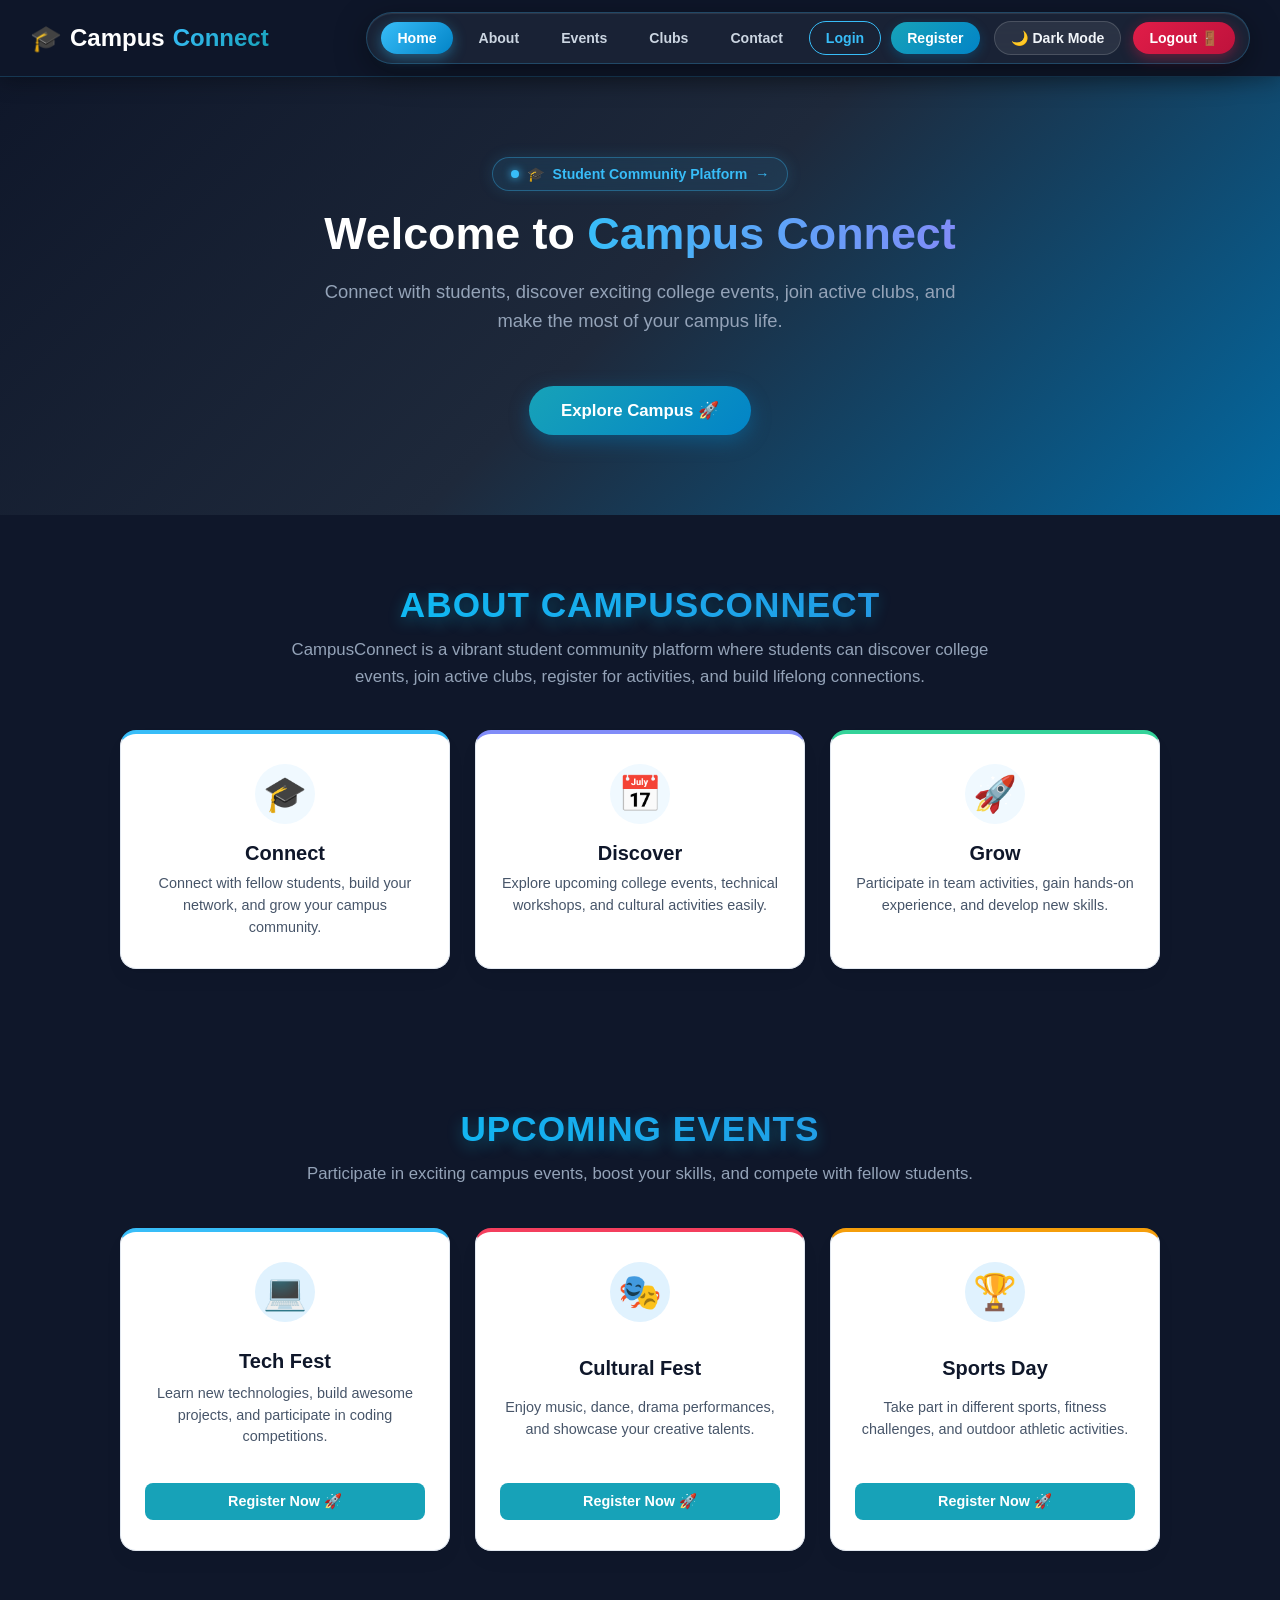
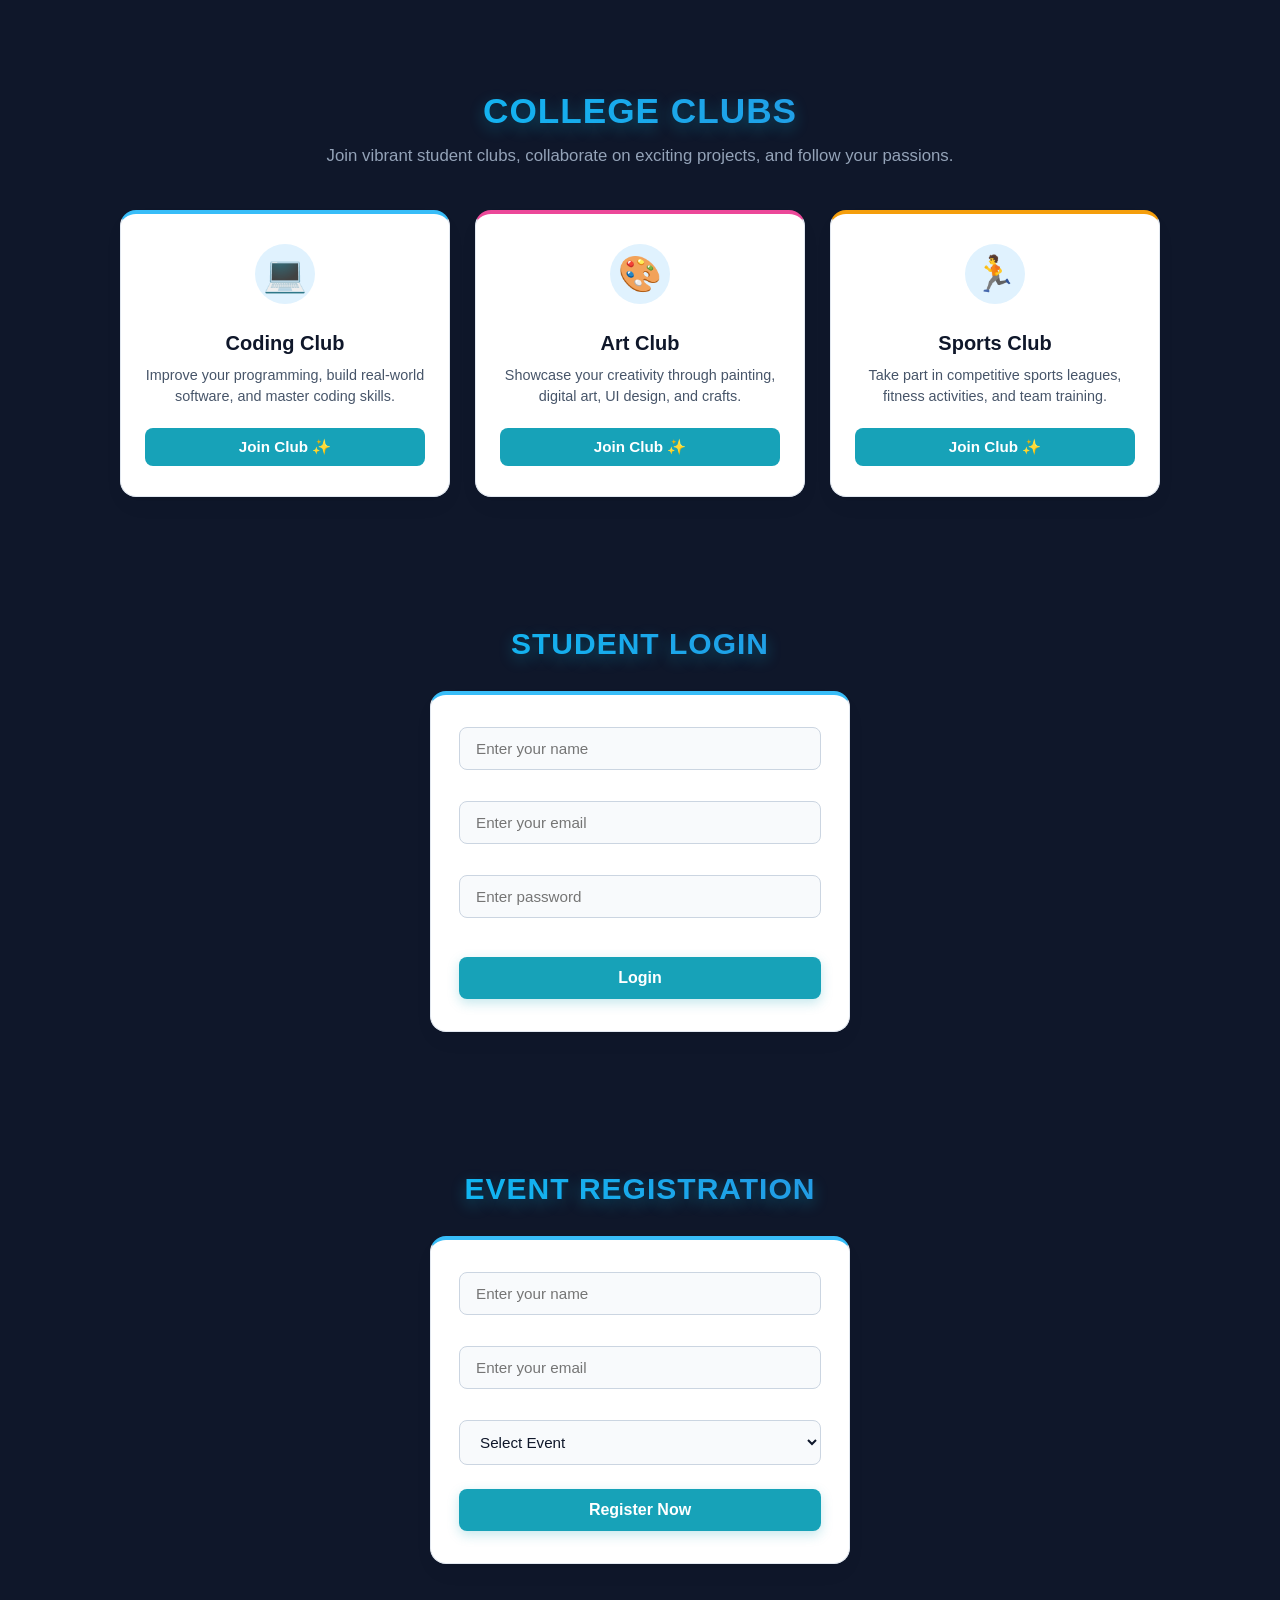
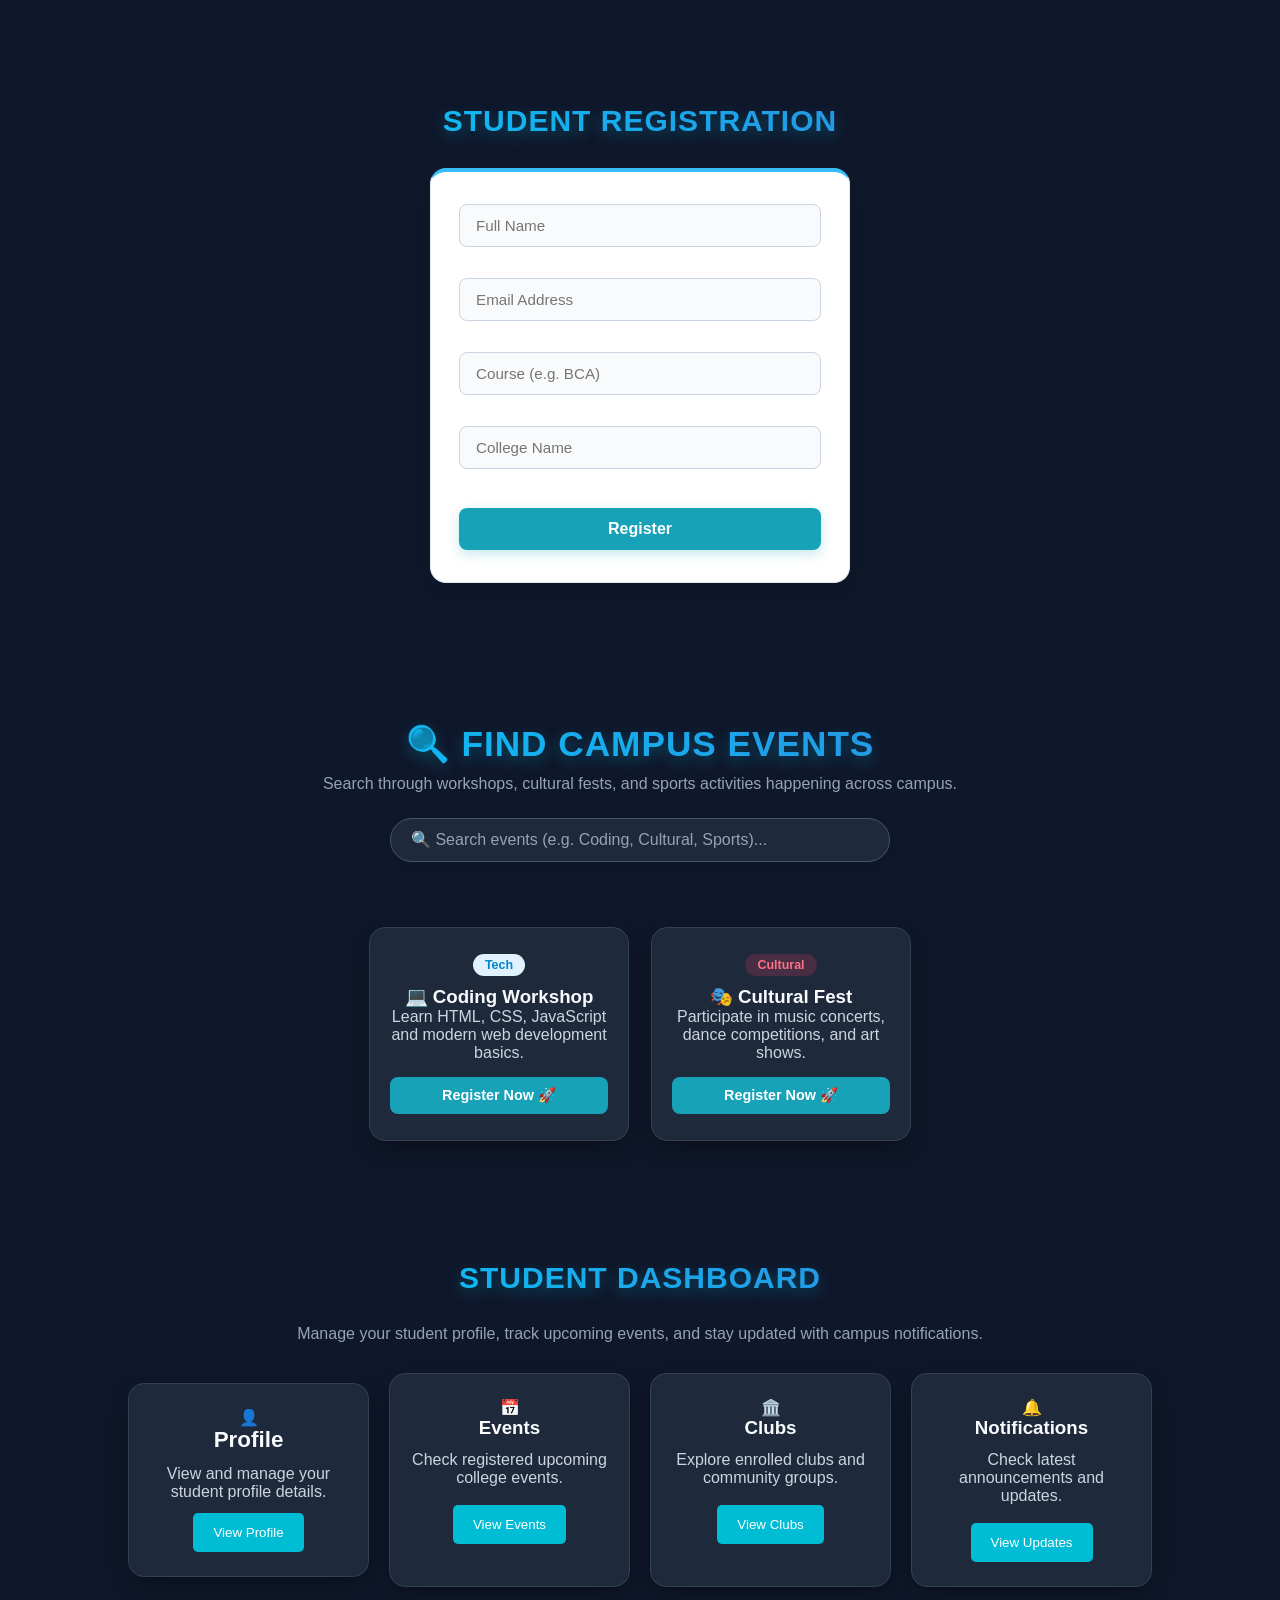
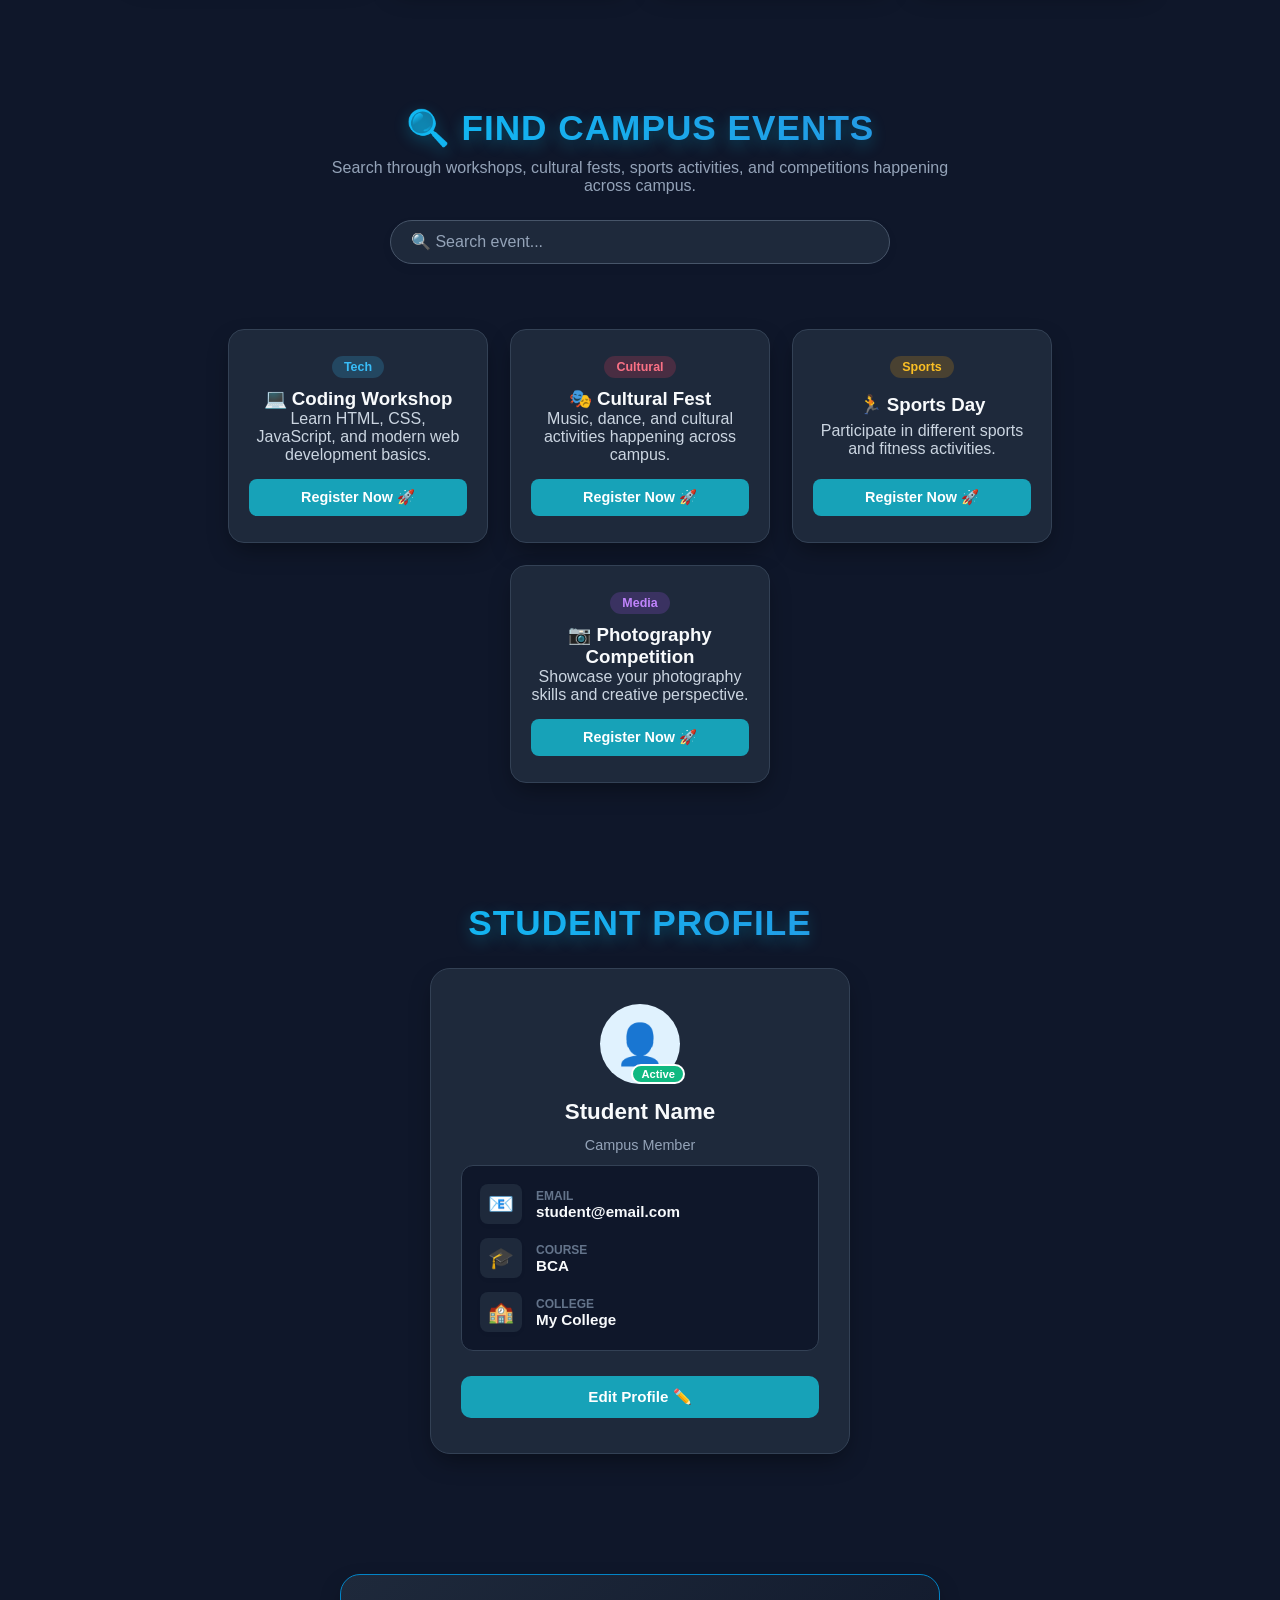
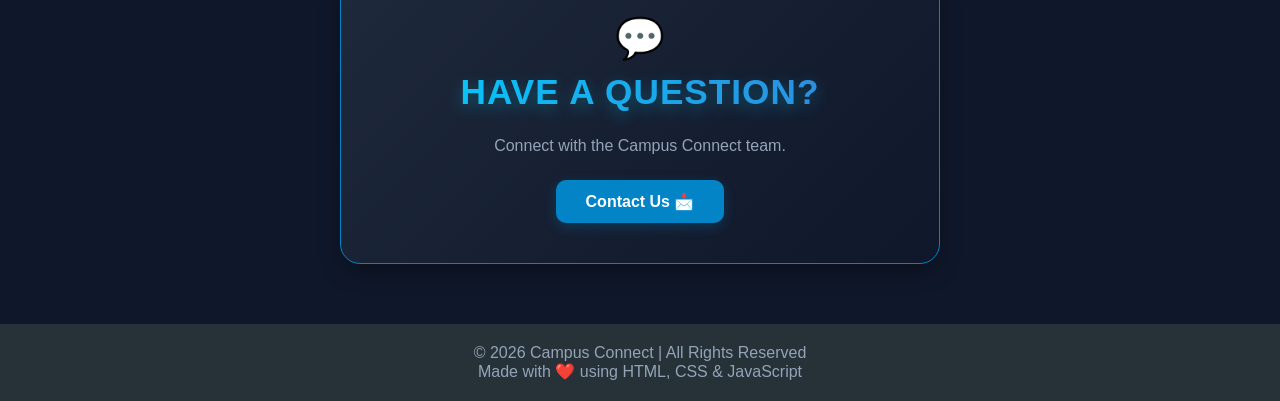
<file: index.html>
<!DOCTYPE html>
<html lang="en">
<head>
    <meta charset="UTF-8">
    <meta name="viewport" content="width=device-width, initial-scale=1.0">

    <title>Campus Connect</title>

    <!-- CSS File -->
    <link rel="stylesheet" href="style.css">
</head>

<body>

  <!-- Navigation Header -->
  <header class="navbar">
    <div class="nav-container">
      <a href="#" class="brand-logo">
        <span class="logo-icon">🎓</span> Campus<span class="highlight-logo">Connect</span>
      </a>

      <nav class="nav-links">
        <a href="#home" class="nav-btn active">Home</a>
        <a href="#about" class="nav-btn">About</a>
        <a href="#events" class="nav-btn">Events</a>
        <a href="#clubs" class="nav-btn">Clubs</a>
        <a href="#contact" class="nav-btn">Contact</a>
        <a href="#login" class="nav-btn login-link">Login</a>
        <a href="#registration" class="nav-btn register-link">Register</a>
        <button class="nav-btn dark-toggle-btn" onclick="toggleDarkMode()">🌙 Dark Mode</button>
        <a href="#home" class="nav-btn logout-link" onclick="logoutStudent(event)">Logout 🚪</a>
        
      </nav>
    </div>
  </header>


    <!-- Home Section -->
  <section id="home" class="hero-section">
    <div class="hero-content">
      <a href="#about" class="hero-badge">
          <span class="badge-pulse"></span>
          <span class="badge-icon">🎓</span> Student Community Platform
          <span class="badge-arrow">→</span>
        </a>
      <h1>Welcome to <span class="highlight">Campus Connect</span></h1>
      <p>Connect with students, discover exciting college events, join active clubs, and make the most of your campus life.</p>
      <div class="hero-buttons">
        <a href="#events" class="explore-btn">Explore Campus 🚀</a>
      </div>
    </div>
  </section>

<!-- About Section -->
  <section id="about" class="about-section">
    <div class="about-header">
      <h2>About <span class="highlight-text">CampusConnect</span></h2>
      <p class="about-subtitle">CampusConnect is a vibrant student community platform where students can discover college events, join active clubs, register for activities, and build lifelong connections.</p>
    </div>

    <div class="about-boxes">
      <div class="about-card connect-card" onclick="connectFeature()">
        <div class="card-icon-wrapper">🎓</div>
        <h3>Connect</h3>
        <p>Connect with fellow students, build your network, and grow your campus community.</p>
      </div>

      <div class="about-card discover-card" onclick="discoverFeature()">
        <div class="card-icon-wrapper">📅</div>
        <h3>Discover</h3>
        <p>Explore upcoming college events, technical workshops, and cultural activities easily.</p>
      </div>

      <div class="about-card grow-card" onclick="growFeature()">
        <div class="card-icon-wrapper">🚀</div>
        <h3>Grow</h3>
        <p>Participate in team activities, gain hands-on experience, and develop new skills.</p>
      </div>
    </div>
</section>


    <!-- Events Section -->
  <section id="events" class="events-section">
    <div class="events-header">
      <h2>Upcoming <span class="highlight-text">Events</span></h2>
      <p class="events-subtitle">Participate in exciting campus events, boost your skills, and compete with fellow students.</p>
    </div>

    <div class="events-container">
      <div class="event-card tech-card">
        <div class="event-icon-wrapper">💻</div>
        <h3>Tech Fest</h3>
        <p>Learn new technologies, build awesome projects, and participate in coding competitions.</p>
        <button class="event-btn" onclick="alert('Tech Fest Registration')">Register Now 🚀</button>
      </div>

      <div class="event-card cultural-card">
        <div class="event-icon-wrapper">🎭</div>
        <h3>Cultural Fest</h3>
        <p>Enjoy music, dance, drama performances, and showcase your creative talents.</p>
        <button class="event-btn" onclick="alert('Cultural Fest Registration')">Register Now 🚀</button>
      </div>

      <div class="event-card sports-card">
        <div class="event-icon-wrapper">🏆</div>
        <h3>Sports Day</h3>
        <p>Take part in different sports, fitness challenges, and outdoor athletic activities.</p>
        <button class="event-btn" onclick="alert('Sports Day Registration')">Register Now 🚀</button>
      </div>
    </div>
  </section>

<!-- College Clubs Section -->
  <section id="clubs" class="clubs-section">
    <div class="clubs-header">
      <h2>College <span class="highlight-text">Clubs</span></h2>
      <p class="clubs-subtitle">Join vibrant student clubs, collaborate on exciting projects, and follow your passions.</p>
    </div>

    <div class="clubs-container">
      <div class="club-card coding-card">
        <div class="club-icon-wrapper">💻</div>
        <h3>Coding Club</h3>
        <p>Improve your programming, build real-world software, and master coding skills.</p>
        <button class="club-btn" onclick="joinClub('Coding Club')">Join Club ✨</button>
      </div>

      <div class="club-card art-card">
        <div class="club-icon-wrapper">🎨</div>
        <h3>Art Club</h3>
        <p>Showcase your creativity through painting, digital art, UI design, and crafts.</p>
        <button class="club-btn" onclick="joinClub('Art Club')">Join Club ✨</button>
      </div>

      <div class="club-card sports-card">
        <div class="club-icon-wrapper">🏃</div>
        <h3>Sports Club</h3>
        <p>Take part in competitive sports leagues, fitness activities, and team training.</p>
        <button class="club-btn" onclick="joinClub('Sports Club')">Join Club ✨</button>
      </div>
    </div>
  </section>
  
    <!-- Student Login Section -->
<section id="login" class="login-section">

    <h2>Student Login</h2>

    <form onsubmit="loginStudent(event)">

        <input
            type="text"
            id="studentName"
            placeholder="Enter your name"
            required
        >

        <input
            type="email"
            id="studentEmail"
            placeholder="Enter your email"
            required
        >

        <input
            type="password"
            id="studentPassword"
            placeholder="Enter password"
            required
        >

        <button type="submit">
            Login
        </button>

    </form>

</section>

<!-- Event Registration Section -->
<section id="registration" class="registration-section">

    <h2>Event Registration</h2>

    <form onsubmit="registerStudent(event)">

        <input
            type="text"
            id="regName"
            placeholder="Enter your name"
            required
        >

        <input
            type="email"
            id="regEmail"
            placeholder="Enter your email"
            required
        >

        <select id="eventName" required>
            <option value="">Select Event</option>
            <option value="Tech Fest">Tech Fest</option>
            <option value="Cultural Fest">Cultural Fest</option>
            <option value="Sports Day">Sports Day</option>
        </select>

        <button type="submit">
            Register Now
        </button>

    </form>

</section>

<!-- Registration Section -->
<section id="registration">
    <h2>Student Registration</h2>

    <form onsubmit="registerStudent(event)">
        <input type="text" id="regName" placeholder="Full Name" required>

        <input type="email" id="regEmail" placeholder="Email Address" required>

        <input type="text" id="regCourse" placeholder="Course (e.g. BCA)" required>

        <input type="text" id="regCollege" placeholder="College Name" required>

        <button type="submit">Register</button>
    </form>

    <p id="registerResult"></p>
</section>


  <!-- Find Campus Events Section -->
  <section id="search-events" class="search-events-section">
    <div class="search-header">
      <h2>🔍 Find <span class="highlight-text">Campus Events</span></h2>
      <p class="search-subtitle">Search through workshops, cultural fests, and sports activities happening across campus.</p>
      
      <div class="search-box-wrapper">
        <input type="text" id="eventSearch" placeholder="🔍 Search events (e.g. Coding, Cultural, Sports)..." onkeyup="searchEvents()">
      </div>
    </div>

    <div class="events-grid-results">
      <div class="search-event-card">
        <div class="event-badge">Tech</div>
        <h3>💻 Coding Workshop</h3>
        <p>Learn HTML, CSS, JavaScript and modern web development basics.</p>
        <button class="event-btn" onclick="alert('Registering for Coding Workshop')">Register Now 🚀</button>
      </div>

      <div class="search-event-card">
        <div class="event-badge cultural">Cultural</div>
        <h3>🎭 Cultural Fest</h3>
        <p>Participate in music concerts, dance competitions, and art shows.</p>
        <button class="event-btn" onclick="alert('Registering for Cultural Fest')">Register Now 🚀</button>
      </div>
    </div>
  </section>
  <!-- Student Dashboard Section -->
  <section id="dashboard" class="dashboard-section">
    <div class="dashboard-header">
      <h2>Student <span class="highlight-text">Dashboard</span></h2>
      <p class="dashboard-subtitle">Manage your student profile, track upcoming events, and stay updated with campus notifications.</p>
    </div>

    <div class="dashboard-grid">
      <div class="dashboard-card profile-card">
        <div class="dash-icon">👤</div>
        <h3>Profile</h3>
        <p>View and manage your student profile details.</p>
        <button class="dash-btn" onclick="alert('Profile Page')">View Profile</button>
      </div>

      <div class="dashboard-card events-card">
        <div class="dash-icon">📅</div>
        <h3>Events</h3>
        <p>Check registered upcoming college events.</p>
        <button class="dash-btn" onclick="alert('My Events')">View Events</button>
      </div>

      <div class="dashboard-card clubs-card">
        <div class="dash-icon">🏛️</div>
        <h3>Clubs</h3>
        <p>Explore enrolled clubs and community groups.</p>
        <button class="dash-btn" onclick="alert('My Clubs')">View Clubs</button>
      </div>

      <div class="dashboard-card notify-card">
        <div class="dash-icon">🔔</div>
        <h3>Notifications</h3>
        <p>Check latest announcements and updates.</p>
        <button class="dash-btn" onclick="alert('Notifications')">View Updates</button>
      </div>
    </div>
  </section>

  
<!-- Search Events Section -->
  <section id="search" class="search-events-section">
    <div class="search-header">
      <h2>🔍 Find <span class="highlight-text">Campus Events</span></h2>
      <p class="search-subtitle">Search through workshops, cultural fests, sports activities, and competitions happening across campus.</p>
      
      <div class="search-box-wrapper">
        <input type="text" id="eventSearch" placeholder="🔍 Search event..." onkeyup="searchEvents()">
      </div>
    </div>

    <div id="eventList" class="events-grid-results">
      <div class="search-event-card tech-border">
        <div class="event-badge tech">Tech</div>
        <h3>💻 Coding Workshop</h3>
        <p>Learn HTML, CSS, JavaScript, and modern web development basics.</p>
        <button class="event-btn" onclick="eventRegister('Coding Workshop')">Register Now 🚀</button>
      </div>

      <div class="search-event-card cultural-border">
        <div class="event-badge cultural">Cultural</div>
        <h3>🎭 Cultural Fest</h3>
        <p>Music, dance, and cultural activities happening across campus.</p>
        <button class="event-btn" onclick="eventRegister('Cultural Fest')">Register Now 🚀</button>
      </div>

      <div class="search-event-card sports-border">
        <div class="event-badge sports">Sports</div>
        <h3>🏃 Sports Day</h3>
        <p>Participate in different sports and fitness activities.</p>
        <button class="event-btn" onclick="eventRegister('Sports Day')">Register Now 🚀</button>
      </div>

      <div class="search-event-card media-border">
        <div class="event-badge media">Media</div>
        <h3>📷 Photography Competition</h3>
        <p>Showcase your photography skills and creative perspective.</p>
        <button class="event-btn" onclick="eventRegister('Photography Competition')">Register Now 🚀</button>
      </div>
    </div>
  </section>
<!-- Student Profile Section -->
  <section id="profile" class="profile-section">
    <div class="profile-header">
      <h2>Student <span class="highlight-text">Profile</span></h2>
    </div>

    <div class="profile-card-wrapper">
      <div class="profile-card">
        <div class="profile-avatar-wrapper">
          <div class="profile-avatar">👤</div>
          <span class="status-badge">Active</span>
        </div>
        
        <h3 id="profileName">Student Name</h3>
        <p class="profile-role">Campus Member</p>

        <div class="profile-info-grid">
          <div class="info-item">
            <span class="info-icon">📧</span>
            <div>
              <label>Email</label>
              <p id="profileEmail">student@email.com</p>
            </div>
          </div>

          <div class="info-item">
            <span class="info-icon">🎓</span>
            <div>
              <label>Course</label>
              <p id="profileCourse">BCA</p>
            </div>
          </div>

          <div class="info-item">
            <span class="info-icon">🏫</span>
            <div>
              <label>College</label>
              <p id="profileCollege">My College</p>
            </div>
          </div>
        </div>

        <button class="profile-btn" onclick="editProfile()">Edit Profile ✏️</button>
      </div>
    </div>
  </section>

  <!-- Have a Question Section -->
  <section id="contact" class="contact-section">
    <div class="contact-card">
      <div class="contact-icon">💬</div>
      <h2>Have a <span class="highlight-text">Question?</span></h2>
      <p>Connect with the Campus Connect team.</p>
      <button class="contact-btn" onclick="contactUs()">Contact Us 📩</button>
    </div>
  </section>


    <!-- Footer -->
    <footer>

        <p>
            © 2026 Campus Connect | All Rights Reserved
        </p>

        <p>
            Made with ❤️ using HTML, CSS & JavaScript
        </p>

    </footer>


    <!-- JavaScript File -->
    <script src="script.js"></script>

<!-- Code injected by live-server -->
<script>
	// <![CDATA[  <-- For SVG support
	if ('WebSocket' in window) {
		(function () {
			function refreshCSS() {
				var sheets = [].slice.call(document.getElementsByTagName("link"));
				var head = document.getElementsByTagName("head")[0];
				for (var i = 0; i < sheets.length; ++i) {
					var elem = sheets[i];
					var parent = elem.parentElement || head;
					parent.removeChild(elem);
					var rel = elem.rel;
					if (elem.href && typeof rel != "string" || rel.length == 0 || rel.toLowerCase() == "stylesheet") {
						var url = elem.href.replace(/(&|\?)_cacheOverride=\d+/, '');
						elem.href = url + (url.indexOf('?') >= 0 ? '&' : '?') + '_cacheOverride=' + (new Date().valueOf());
					}
					parent.appendChild(elem);
				}
			}
			var protocol = window.location.protocol === 'http:' ? 'ws://' : 'wss://';
			var address = protocol + window.location.host + window.location.pathname + '/ws';
			var socket = new WebSocket(address);
			socket.onmessage = function (msg) {
				if (msg.data == 'reload') window.location.reload();
				else if (msg.data == 'refreshcss') refreshCSS();
			};
			if (sessionStorage && !sessionStorage.getItem('IsThisFirstTime_Log_From_LiveServer')) {
				console.log('Live reload enabled.');
				sessionStorage.setItem('IsThisFirstTime_Log_From_LiveServer', true);
			}
		})();
	}
	else {
		console.error('Upgrade your browser. This Browser is NOT supported WebSocket for Live-Reloading.');
	}
	// ]]>
</script>
<!-- Code injected by live-server -->
<script>
	// <![CDATA[  <-- For SVG support
	if ('WebSocket' in window) {
		(function () {
			function refreshCSS() {
				var sheets = [].slice.call(document.getElementsByTagName("link"));
				var head = document.getElementsByTagName("head")[0];
				for (var i = 0; i < sheets.length; ++i) {
					var elem = sheets[i];
					var parent = elem.parentElement || head;
					parent.removeChild(elem);
					var rel = elem.rel;
					if (elem.href && typeof rel != "string" || rel.length == 0 || rel.toLowerCase() == "stylesheet") {
						var url = elem.href.replace(/(&|\?)_cacheOverride=\d+/, '');
						elem.href = url + (url.indexOf('?') >= 0 ? '&' : '?') + '_cacheOverride=' + (new Date().valueOf());
					}
					parent.appendChild(elem);
				}
			}
			var protocol = window.location.protocol === 'http:' ? 'ws://' : 'wss://';
			var address = protocol + window.location.host + window.location.pathname + '/ws';
			var socket = new WebSocket(address);
			socket.onmessage = function (msg) {
				if (msg.data == 'reload') window.location.reload();
				else if (msg.data == 'refreshcss') refreshCSS();
			};
			if (sessionStorage && !sessionStorage.getItem('IsThisFirstTime_Log_From_LiveServer')) {
				console.log('Live reload enabled.');
				sessionStorage.setItem('IsThisFirstTime_Log_From_LiveServer', true);
			}
		})();
	}
	else {
		console.error('Upgrade your browser. This Browser is NOT supported WebSocket for Live-Reloading.');
	}
	// ]]>
</script>
</body>
</html>
</file>
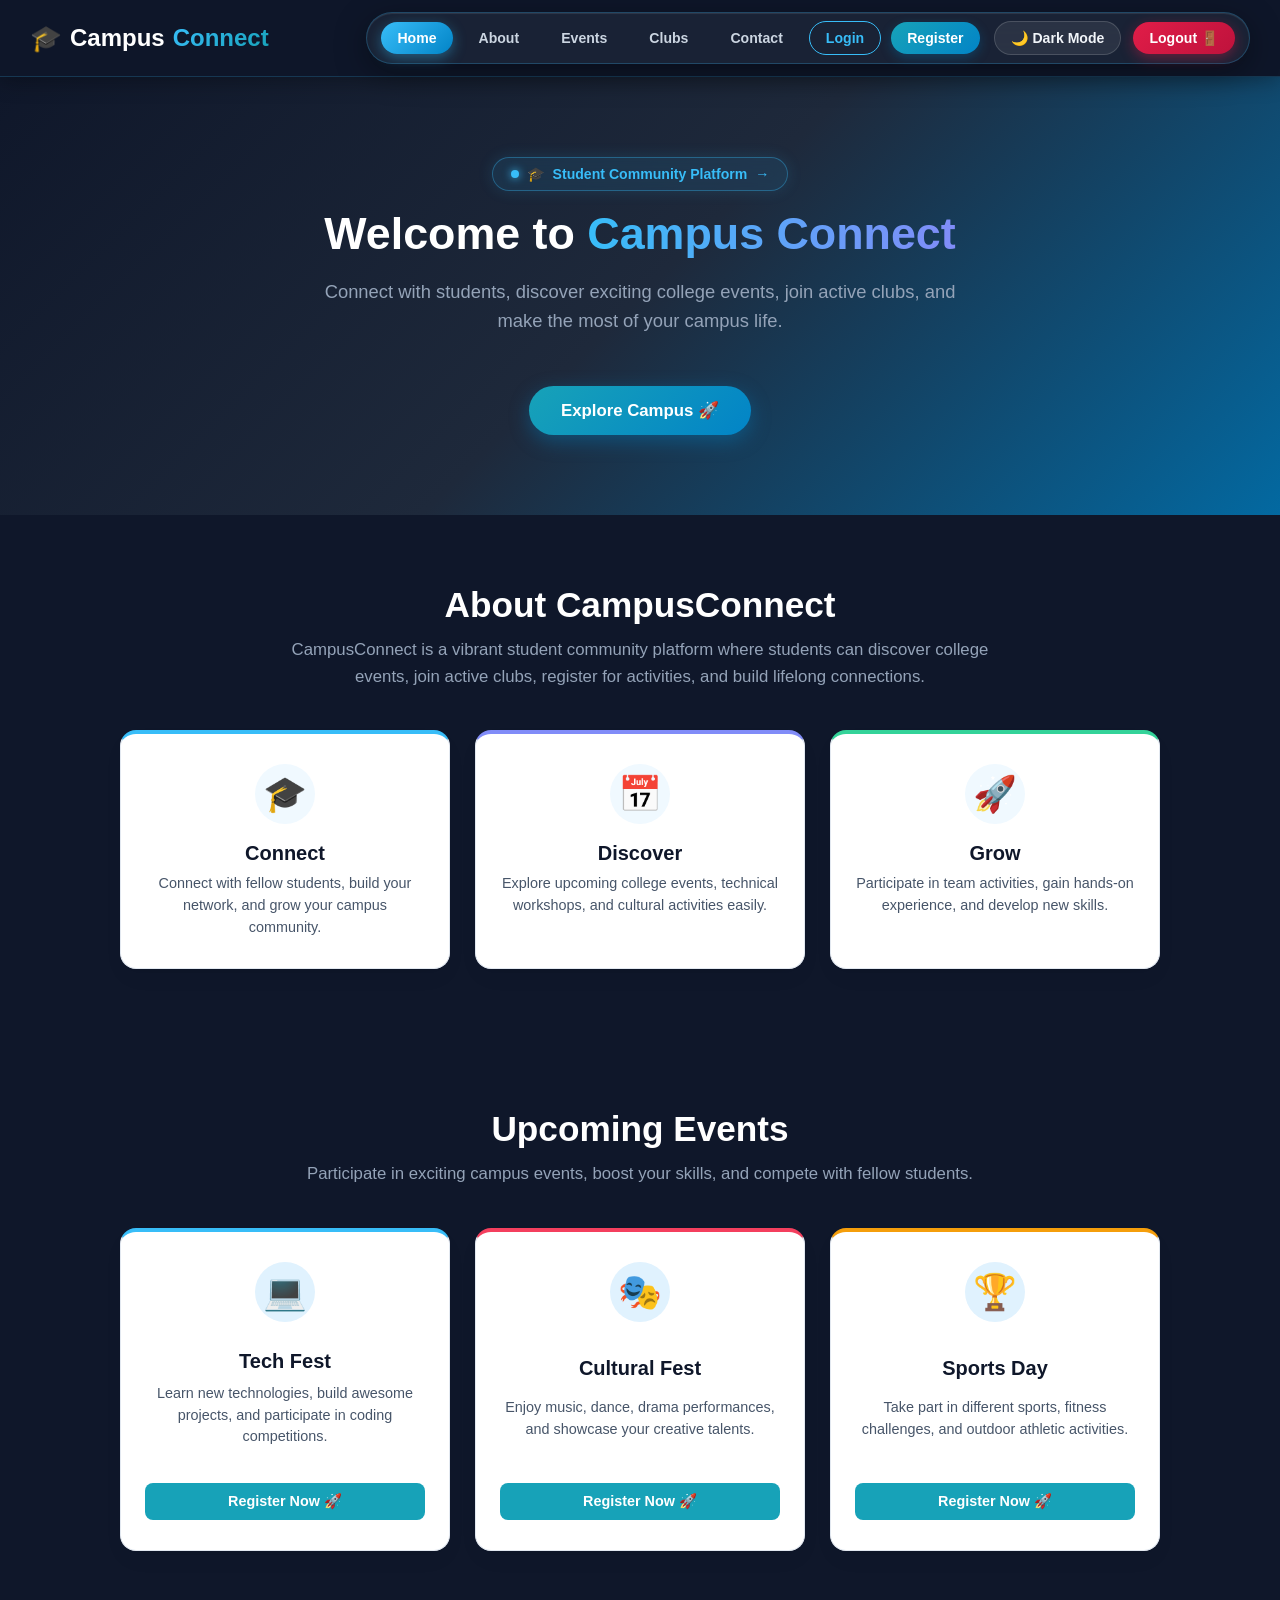
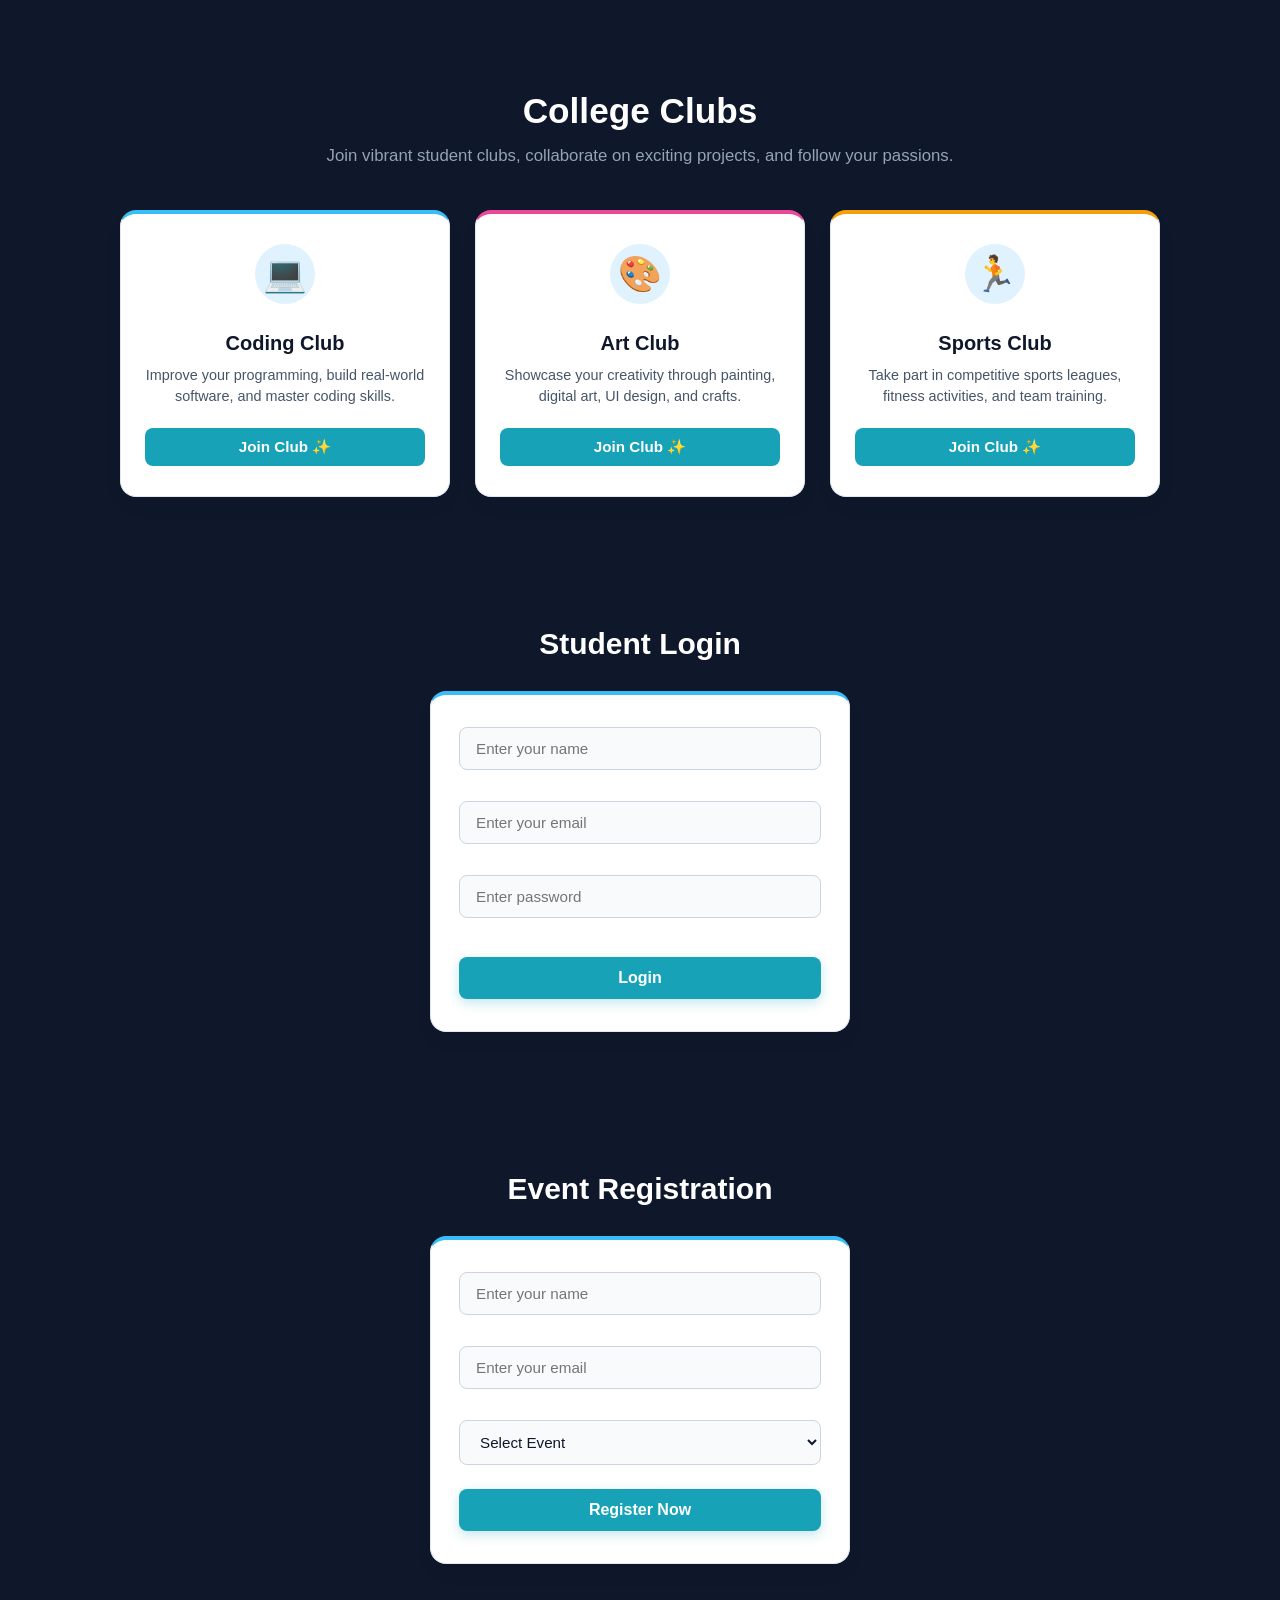
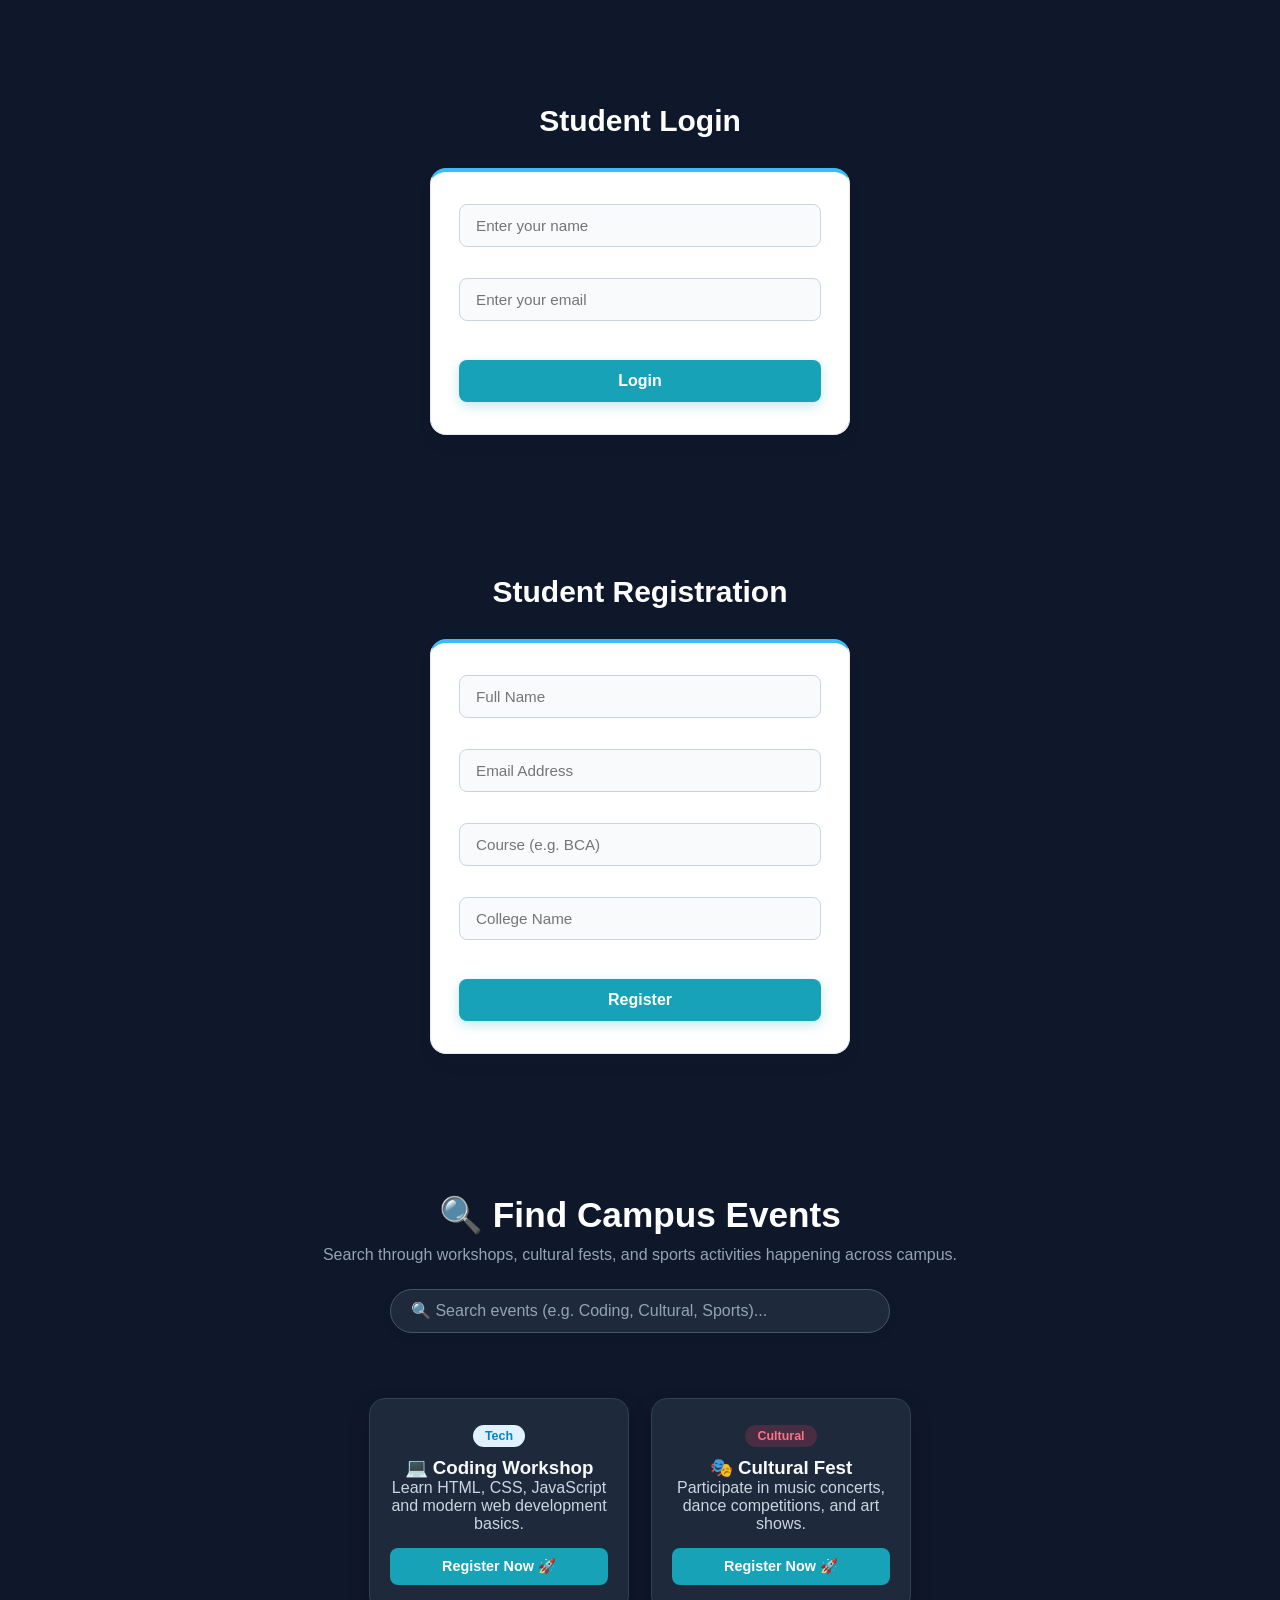
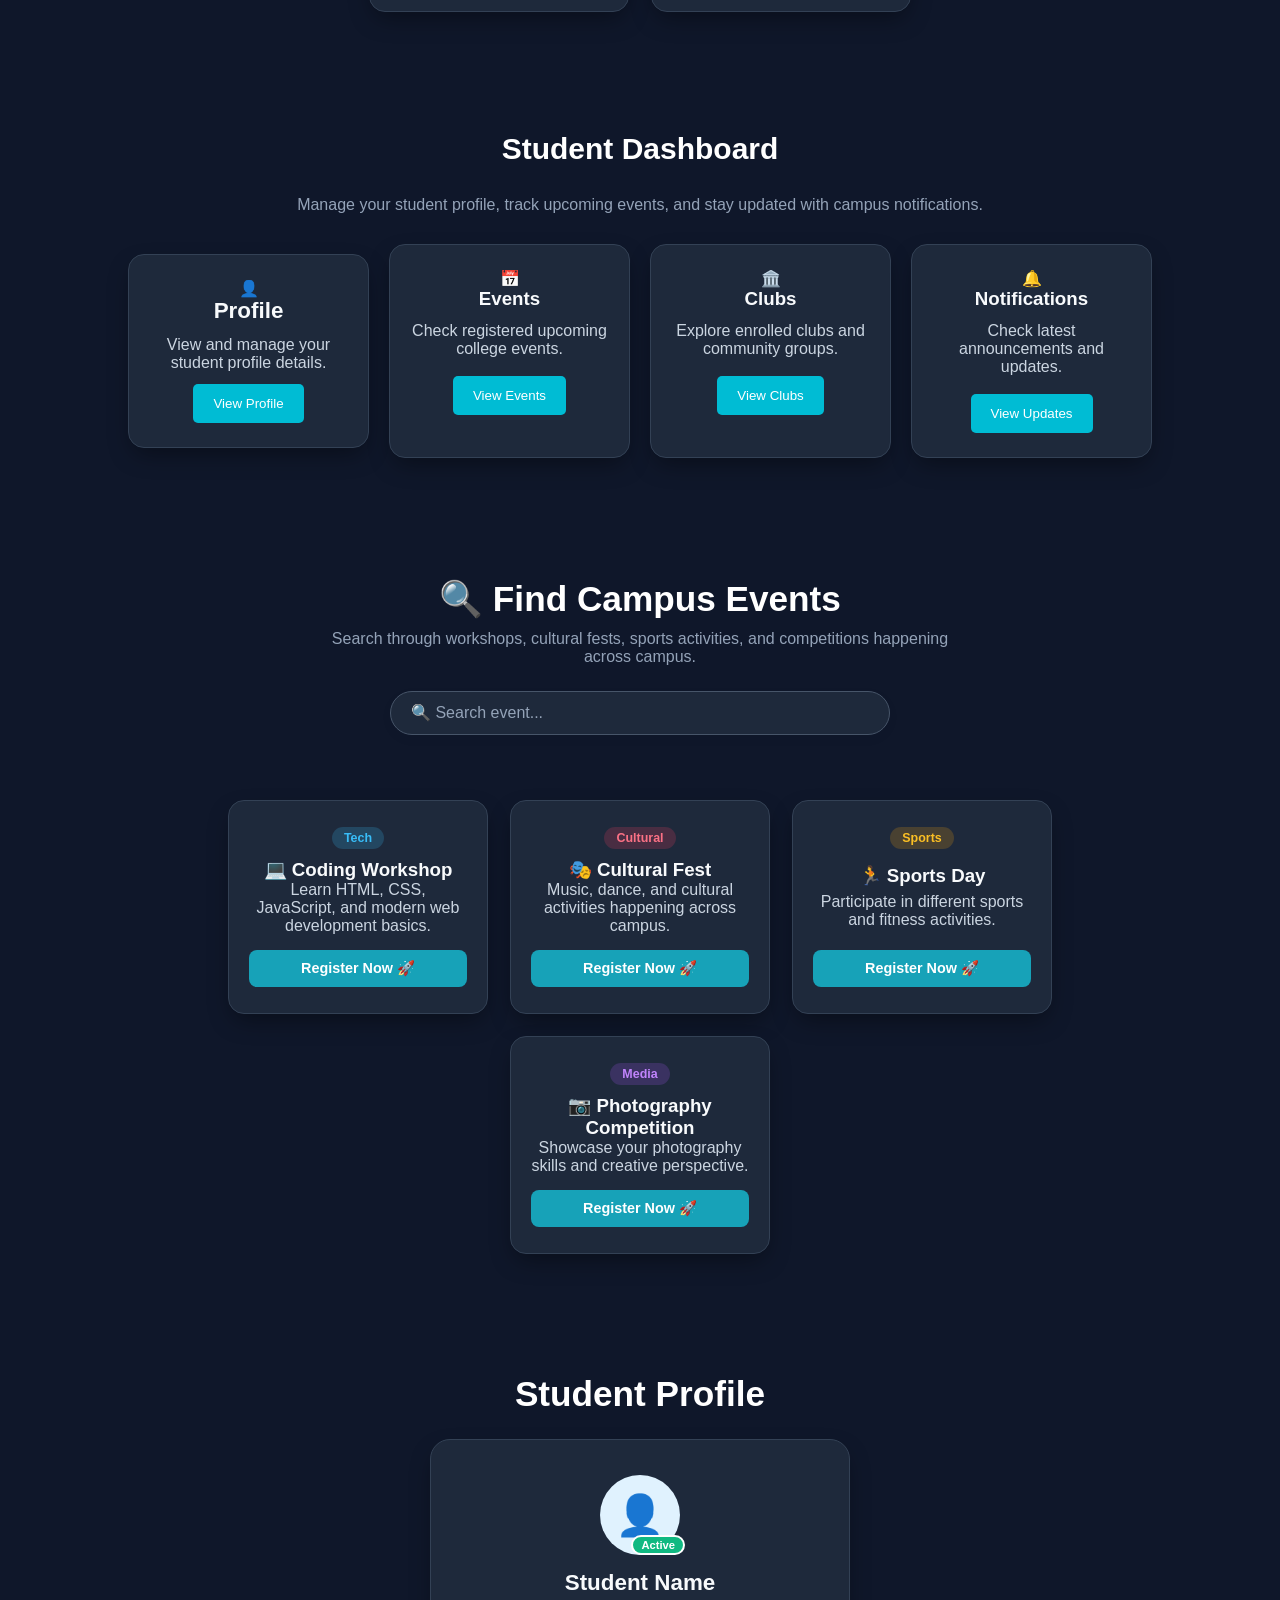
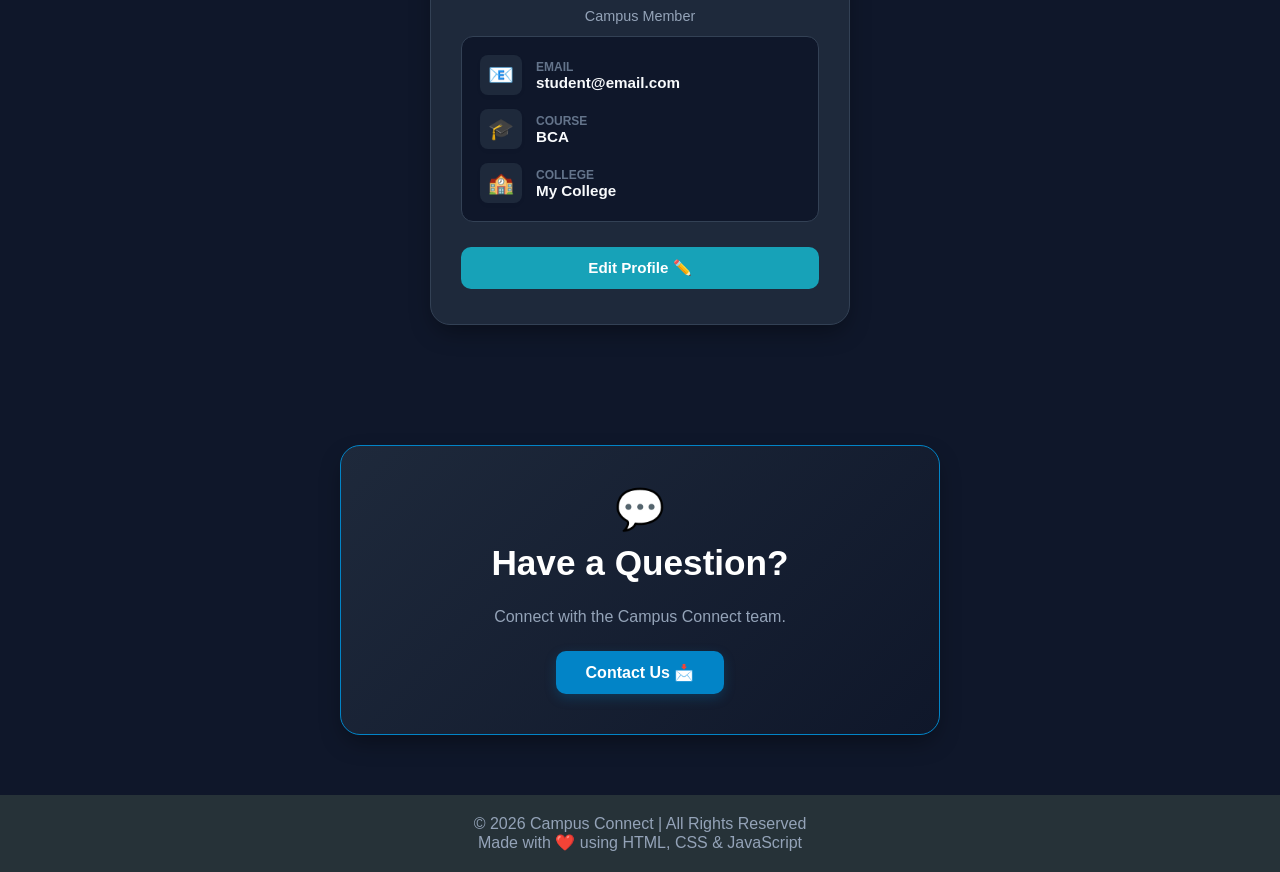
<file: campus connect/index.html>
<!DOCTYPE html>
<html lang="en">
<head>
    <meta charset="UTF-8">
    <meta name="viewport" content="width=device-width, initial-scale=1.0">

    <title>Campus Connect</title>

    <!-- CSS File -->
    <link rel="stylesheet" href="style.css">
</head>

<body>

  <!-- Navigation Header -->
  <header class="navbar">
    <div class="nav-container">
      <a href="#" class="brand-logo">
        <span class="logo-icon">🎓</span> Campus<span class="highlight-logo">Connect</span>
      </a>

      <nav class="nav-links">
        <a href="#home" class="nav-btn active">Home</a>
        <a href="#about" class="nav-btn">About</a>
        <a href="#events" class="nav-btn">Events</a>
        <a href="#clubs" class="nav-btn">Clubs</a>
        <a href="#contact" class="nav-btn">Contact</a>
        <a href="#login" class="nav-btn login-link">Login</a>
        <a href="#registration" class="nav-btn register-link">Register</a>
        <button class="nav-btn dark-toggle-btn" onclick="toggleDarkMode()">🌙 Dark Mode</button>
        <a href="#home" class="nav-btn logout-link" onclick="logoutStudent(event)">Logout 🚪</a>
        
      </nav>
    </div>
  </header>


    <!-- Home Section -->
  <section id="home" class="hero-section">
    <div class="hero-content">
      <a href="#about" class="hero-badge">
          <span class="badge-pulse"></span>
          <span class="badge-icon">🎓</span> Student Community Platform
          <span class="badge-arrow">→</span>
        </a>
      <h1>Welcome to <span class="highlight">Campus Connect</span></h1>
      <p>Connect with students, discover exciting college events, join active clubs, and make the most of your campus life.</p>
      <div class="hero-buttons">
        <a href="#events" class="explore-btn">Explore Campus 🚀</a>
      </div>
    </div>
  </section>

<!-- About Section -->
  <section id="about" class="about-section">
    <div class="about-header">
      <h2>About <span class="highlight-text">CampusConnect</span></h2>
      <p class="about-subtitle">CampusConnect is a vibrant student community platform where students can discover college events, join active clubs, register for activities, and build lifelong connections.</p>
    </div>

    <div class="about-boxes">
      <div class="about-card connect-card" onclick="connectFeature()">
        <div class="card-icon-wrapper">🎓</div>
        <h3>Connect</h3>
        <p>Connect with fellow students, build your network, and grow your campus community.</p>
      </div>

      <div class="about-card discover-card" onclick="discoverFeature()">
        <div class="card-icon-wrapper">📅</div>
        <h3>Discover</h3>
        <p>Explore upcoming college events, technical workshops, and cultural activities easily.</p>
      </div>

      <div class="about-card grow-card" onclick="growFeature()">
        <div class="card-icon-wrapper">🚀</div>
        <h3>Grow</h3>
        <p>Participate in team activities, gain hands-on experience, and develop new skills.</p>
      </div>
    </div>
</section>


    <!-- Events Section -->
  <section id="events" class="events-section">
    <div class="events-header">
      <h2>Upcoming <span class="highlight-text">Events</span></h2>
      <p class="events-subtitle">Participate in exciting campus events, boost your skills, and compete with fellow students.</p>
    </div>

    <div class="events-container">
      <div class="event-card tech-card">
        <div class="event-icon-wrapper">💻</div>
        <h3>Tech Fest</h3>
        <p>Learn new technologies, build awesome projects, and participate in coding competitions.</p>
        <button class="event-btn" onclick="alert('Tech Fest Registration')">Register Now 🚀</button>
      </div>

      <div class="event-card cultural-card">
        <div class="event-icon-wrapper">🎭</div>
        <h3>Cultural Fest</h3>
        <p>Enjoy music, dance, drama performances, and showcase your creative talents.</p>
        <button class="event-btn" onclick="alert('Cultural Fest Registration')">Register Now 🚀</button>
      </div>

      <div class="event-card sports-card">
        <div class="event-icon-wrapper">🏆</div>
        <h3>Sports Day</h3>
        <p>Take part in different sports, fitness challenges, and outdoor athletic activities.</p>
        <button class="event-btn" onclick="alert('Sports Day Registration')">Register Now 🚀</button>
      </div>
    </div>
  </section>

<!-- College Clubs Section -->
  <section id="clubs" class="clubs-section">
    <div class="clubs-header">
      <h2>College <span class="highlight-text">Clubs</span></h2>
      <p class="clubs-subtitle">Join vibrant student clubs, collaborate on exciting projects, and follow your passions.</p>
    </div>

    <div class="clubs-container">
      <div class="club-card coding-card">
        <div class="club-icon-wrapper">💻</div>
        <h3>Coding Club</h3>
        <p>Improve your programming, build real-world software, and master coding skills.</p>
        <button class="club-btn" onclick="joinClub('Coding Club')">Join Club ✨</button>
      </div>

      <div class="club-card art-card">
        <div class="club-icon-wrapper">🎨</div>
        <h3>Art Club</h3>
        <p>Showcase your creativity through painting, digital art, UI design, and crafts.</p>
        <button class="club-btn" onclick="joinClub('Art Club')">Join Club ✨</button>
      </div>

      <div class="club-card sports-card">
        <div class="club-icon-wrapper">🏃</div>
        <h3>Sports Club</h3>
        <p>Take part in competitive sports leagues, fitness activities, and team training.</p>
        <button class="club-btn" onclick="joinClub('Sports Club')">Join Club ✨</button>
      </div>
    </div>
  </section>
  
    <!-- Student Login Section -->
<section id="login" class="login-section">

    <h2>Student Login</h2>

    <form onsubmit="loginStudent(event)">

        <input
            type="text"
            id="studentName"
            placeholder="Enter your name"
            required
        >

        <input
            type="email"
            id="studentEmail"
            placeholder="Enter your email"
            required
        >

        <input
            type="password"
            id="studentPassword"
            placeholder="Enter password"
            required
        >

        <button type="submit">
            Login
        </button>

    </form>

</section>

<!-- Event Registration Section -->
<section id="registration" class="registration-section">

    <h2>Event Registration</h2>

    <form onsubmit="registerStudent(event)">

        <input
            type="text"
            id="regName"
            placeholder="Enter your name"
            required
        >

        <input
            type="email"
            id="regEmail"
            placeholder="Enter your email"
            required
        >

        <select id="eventName" required>
            <option value="">Select Event</option>
            <option value="Tech Fest">Tech Fest</option>
            <option value="Cultural Fest">Cultural Fest</option>
            <option value="Sports Day">Sports Day</option>
        </select>

        <button type="submit">
            Register Now
        </button>

    </form>

</section>

<!-- Login Section -->
<section id="login">
    <h2>Student Login</h2>

    <form onsubmit="loginStudent(event)">
        <input type="text" id="studentName" placeholder="Enter your name" required>

        <input type="email" id="studentEmail" placeholder="Enter your email" required>

        <button type="submit">Login</button>
    </form>

    <p id="loginResult"></p>
</section>
<!-- Registration Section -->
<section id="registration">
    <h2>Student Registration</h2>

    <form onsubmit="registerStudent(event)">
        <input type="text" id="regName" placeholder="Full Name" required>

        <input type="email" id="regEmail" placeholder="Email Address" required>

        <input type="text" id="regCourse" placeholder="Course (e.g. BCA)" required>

        <input type="text" id="regCollege" placeholder="College Name" required>

        <button type="submit">Register</button>
    </form>

    <p id="registerResult"></p>
</section>


  <!-- Find Campus Events Section -->
  <section id="search-events" class="search-events-section">
    <div class="search-header">
      <h2>🔍 Find <span class="highlight-text">Campus Events</span></h2>
      <p class="search-subtitle">Search through workshops, cultural fests, and sports activities happening across campus.</p>
      
      <div class="search-box-wrapper">
        <input type="text" id="eventSearch" placeholder="🔍 Search events (e.g. Coding, Cultural, Sports)..." onkeyup="searchEvents()">
      </div>
    </div>

    <div class="events-grid-results">
      <div class="search-event-card">
        <div class="event-badge">Tech</div>
        <h3>💻 Coding Workshop</h3>
        <p>Learn HTML, CSS, JavaScript and modern web development basics.</p>
        <button class="event-btn" onclick="alert('Registering for Coding Workshop')">Register Now 🚀</button>
      </div>

      <div class="search-event-card">
        <div class="event-badge cultural">Cultural</div>
        <h3>🎭 Cultural Fest</h3>
        <p>Participate in music concerts, dance competitions, and art shows.</p>
        <button class="event-btn" onclick="alert('Registering for Cultural Fest')">Register Now 🚀</button>
      </div>
    </div>
  </section>
  <!-- Student Dashboard Section -->
  <section id="dashboard" class="dashboard-section">
    <div class="dashboard-header">
      <h2>Student <span class="highlight-text">Dashboard</span></h2>
      <p class="dashboard-subtitle">Manage your student profile, track upcoming events, and stay updated with campus notifications.</p>
    </div>

    <div class="dashboard-grid">
      <div class="dashboard-card profile-card">
        <div class="dash-icon">👤</div>
        <h3>Profile</h3>
        <p>View and manage your student profile details.</p>
        <button class="dash-btn" onclick="alert('Profile Page')">View Profile</button>
      </div>

      <div class="dashboard-card events-card">
        <div class="dash-icon">📅</div>
        <h3>Events</h3>
        <p>Check registered upcoming college events.</p>
        <button class="dash-btn" onclick="alert('My Events')">View Events</button>
      </div>

      <div class="dashboard-card clubs-card">
        <div class="dash-icon">🏛️</div>
        <h3>Clubs</h3>
        <p>Explore enrolled clubs and community groups.</p>
        <button class="dash-btn" onclick="alert('My Clubs')">View Clubs</button>
      </div>

      <div class="dashboard-card notify-card">
        <div class="dash-icon">🔔</div>
        <h3>Notifications</h3>
        <p>Check latest announcements and updates.</p>
        <button class="dash-btn" onclick="alert('Notifications')">View Updates</button>
      </div>
    </div>
  </section>

  
<!-- Search Events Section -->
  <section id="search" class="search-events-section">
    <div class="search-header">
      <h2>🔍 Find <span class="highlight-text">Campus Events</span></h2>
      <p class="search-subtitle">Search through workshops, cultural fests, sports activities, and competitions happening across campus.</p>
      
      <div class="search-box-wrapper">
        <input type="text" id="eventSearch" placeholder="🔍 Search event..." onkeyup="searchEvents()">
      </div>
    </div>

    <div id="eventList" class="events-grid-results">
      <div class="search-event-card tech-border">
        <div class="event-badge tech">Tech</div>
        <h3>💻 Coding Workshop</h3>
        <p>Learn HTML, CSS, JavaScript, and modern web development basics.</p>
        <button class="event-btn" onclick="eventRegister('Coding Workshop')">Register Now 🚀</button>
      </div>

      <div class="search-event-card cultural-border">
        <div class="event-badge cultural">Cultural</div>
        <h3>🎭 Cultural Fest</h3>
        <p>Music, dance, and cultural activities happening across campus.</p>
        <button class="event-btn" onclick="eventRegister('Cultural Fest')">Register Now 🚀</button>
      </div>

      <div class="search-event-card sports-border">
        <div class="event-badge sports">Sports</div>
        <h3>🏃 Sports Day</h3>
        <p>Participate in different sports and fitness activities.</p>
        <button class="event-btn" onclick="eventRegister('Sports Day')">Register Now 🚀</button>
      </div>

      <div class="search-event-card media-border">
        <div class="event-badge media">Media</div>
        <h3>📷 Photography Competition</h3>
        <p>Showcase your photography skills and creative perspective.</p>
        <button class="event-btn" onclick="eventRegister('Photography Competition')">Register Now 🚀</button>
      </div>
    </div>
  </section>
<!-- Student Profile Section -->
  <section id="profile" class="profile-section">
    <div class="profile-header">
      <h2>Student <span class="highlight-text">Profile</span></h2>
    </div>

    <div class="profile-card-wrapper">
      <div class="profile-card">
        <div class="profile-avatar-wrapper">
          <div class="profile-avatar">👤</div>
          <span class="status-badge">Active</span>
        </div>
        
        <h3 id="profileName">Student Name</h3>
        <p class="profile-role">Campus Member</p>

        <div class="profile-info-grid">
          <div class="info-item">
            <span class="info-icon">📧</span>
            <div>
              <label>Email</label>
              <p id="profileEmail">student@email.com</p>
            </div>
          </div>

          <div class="info-item">
            <span class="info-icon">🎓</span>
            <div>
              <label>Course</label>
              <p id="profileCourse">BCA</p>
            </div>
          </div>

          <div class="info-item">
            <span class="info-icon">🏫</span>
            <div>
              <label>College</label>
              <p id="profileCollege">My College</p>
            </div>
          </div>
        </div>

        <button class="profile-btn" onclick="editProfile()">Edit Profile ✏️</button>
      </div>
    </div>
  </section>

  <!-- Have a Question Section -->
  <section id="contact" class="contact-section">
    <div class="contact-card">
      <div class="contact-icon">💬</div>
      <h2>Have a <span class="highlight-text">Question?</span></h2>
      <p>Connect with the Campus Connect team.</p>
      <button class="contact-btn" onclick="contactUs()">Contact Us 📩</button>
    </div>
  </section>


    <!-- Footer -->
    <footer>

        <p>
            © 2026 Campus Connect | All Rights Reserved
        </p>

        <p>
            Made with ❤️ using HTML, CSS & JavaScript
        </p>

    </footer>


    <!-- JavaScript File -->
    <script src="script.js"></script>

<!-- Code injected by live-server -->
<script>
	// <![CDATA[  <-- For SVG support
	if ('WebSocket' in window) {
		(function () {
			function refreshCSS() {
				var sheets = [].slice.call(document.getElementsByTagName("link"));
				var head = document.getElementsByTagName("head")[0];
				for (var i = 0; i < sheets.length; ++i) {
					var elem = sheets[i];
					var parent = elem.parentElement || head;
					parent.removeChild(elem);
					var rel = elem.rel;
					if (elem.href && typeof rel != "string" || rel.length == 0 || rel.toLowerCase() == "stylesheet") {
						var url = elem.href.replace(/(&|\?)_cacheOverride=\d+/, '');
						elem.href = url + (url.indexOf('?') >= 0 ? '&' : '?') + '_cacheOverride=' + (new Date().valueOf());
					}
					parent.appendChild(elem);
				}
			}
			var protocol = window.location.protocol === 'http:' ? 'ws://' : 'wss://';
			var address = protocol + window.location.host + window.location.pathname + '/ws';
			var socket = new WebSocket(address);
			socket.onmessage = function (msg) {
				if (msg.data == 'reload') window.location.reload();
				else if (msg.data == 'refreshcss') refreshCSS();
			};
			if (sessionStorage && !sessionStorage.getItem('IsThisFirstTime_Log_From_LiveServer')) {
				console.log('Live reload enabled.');
				sessionStorage.setItem('IsThisFirstTime_Log_From_LiveServer', true);
			}
		})();
	}
	else {
		console.error('Upgrade your browser. This Browser is NOT supported WebSocket for Live-Reloading.');
	}
	// ]]>
</script>
</body>
</html>
</file>
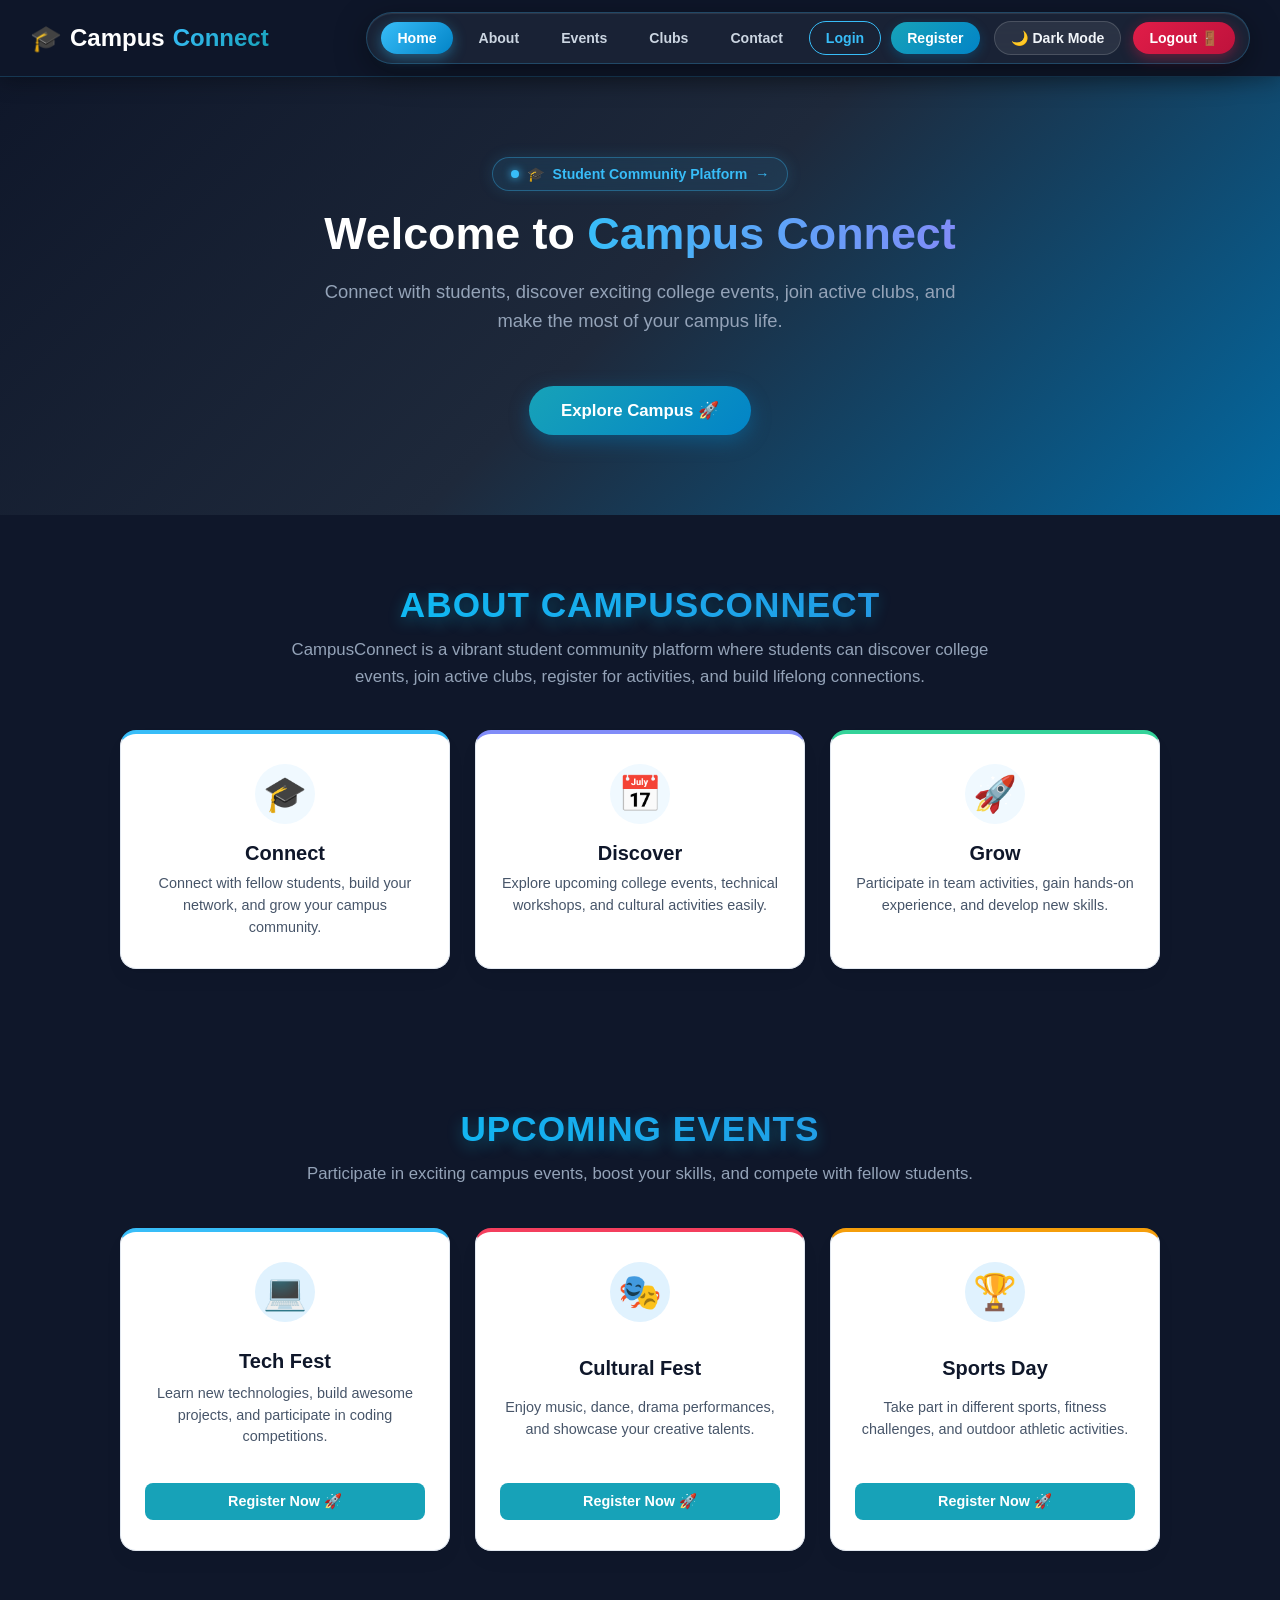
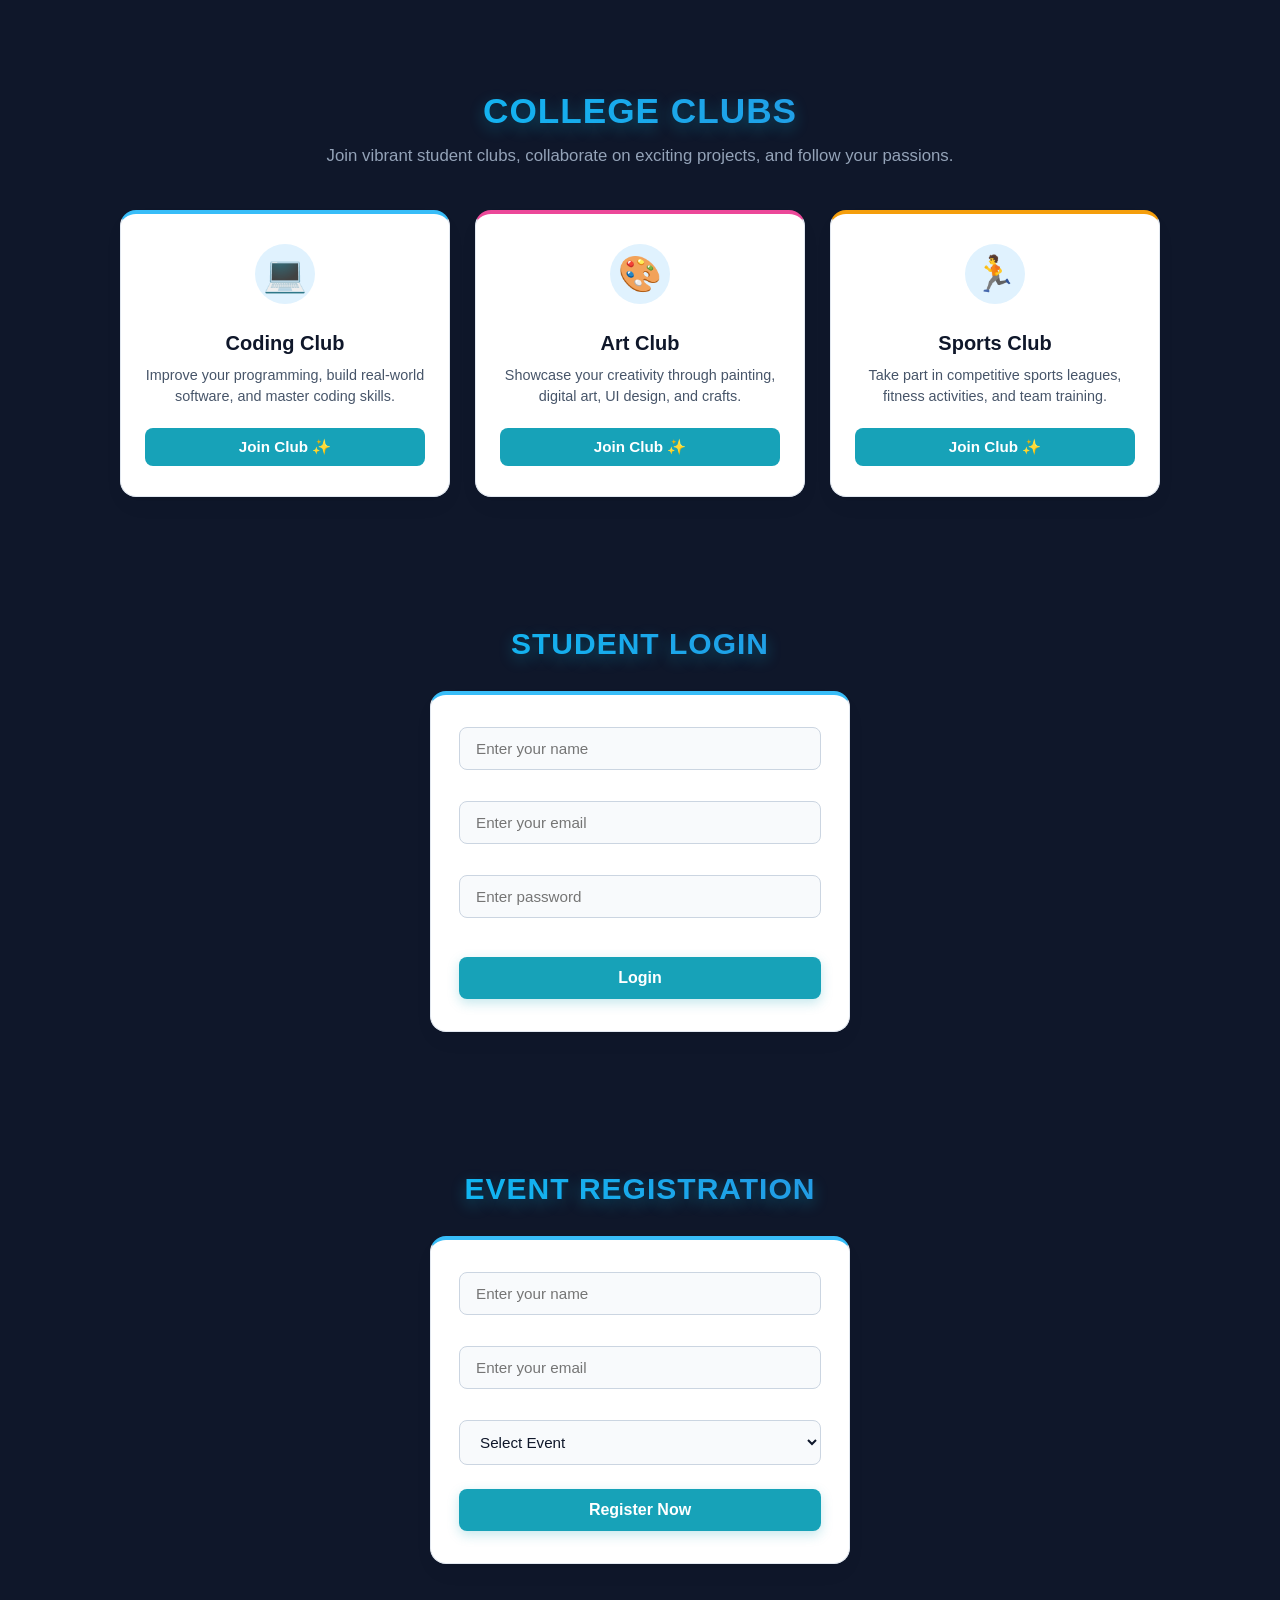
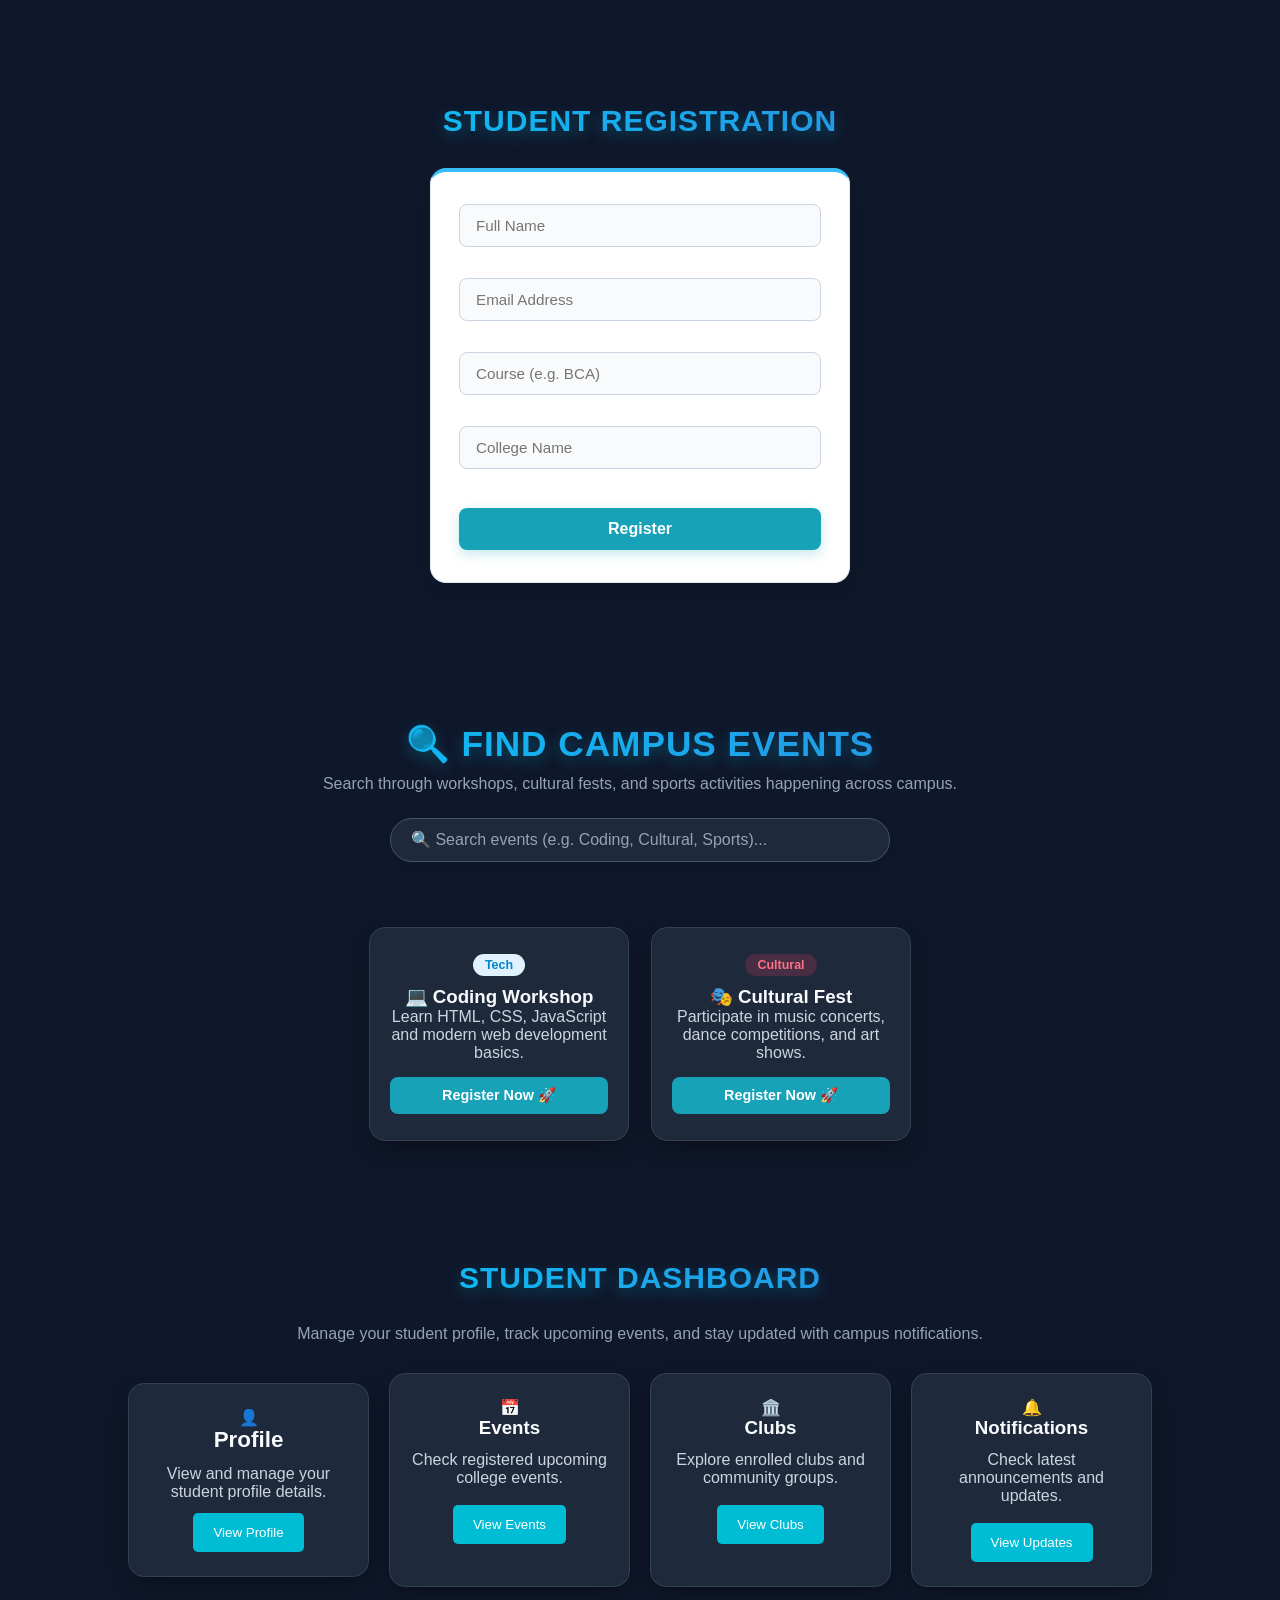
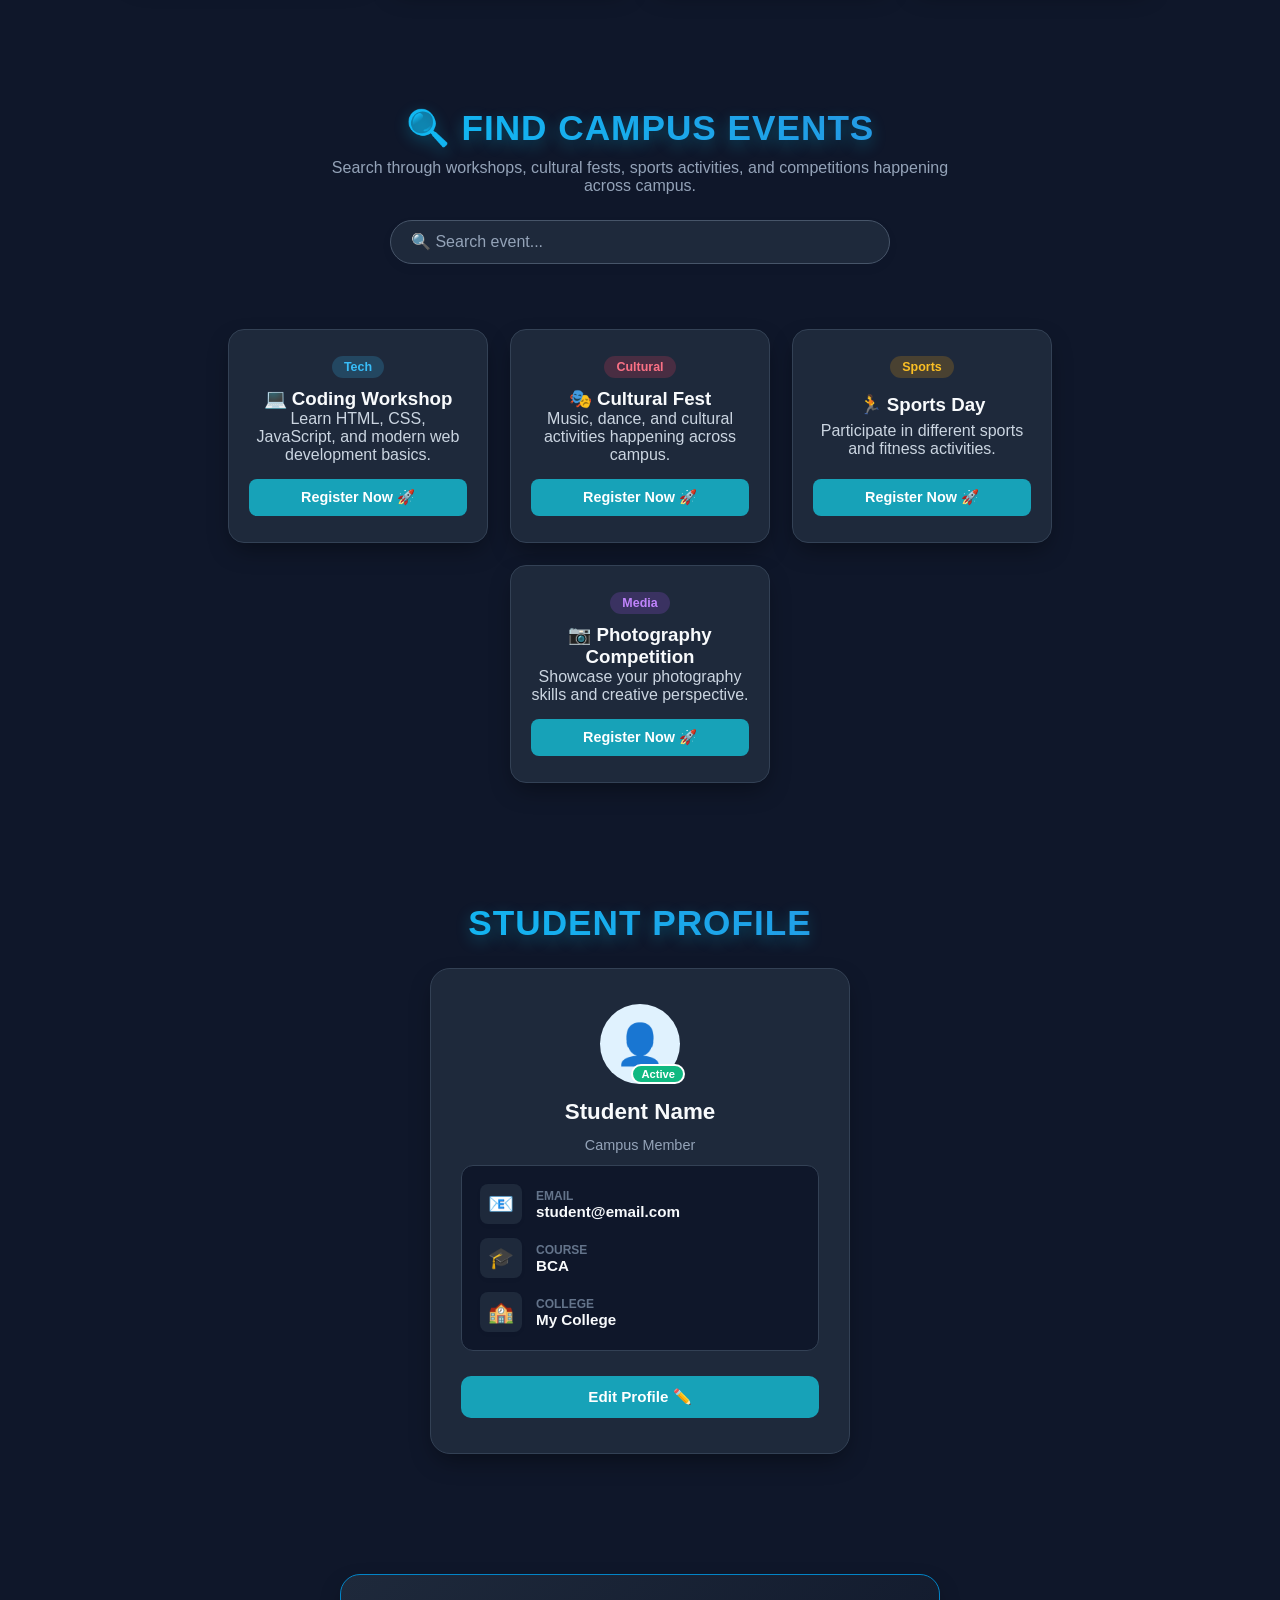
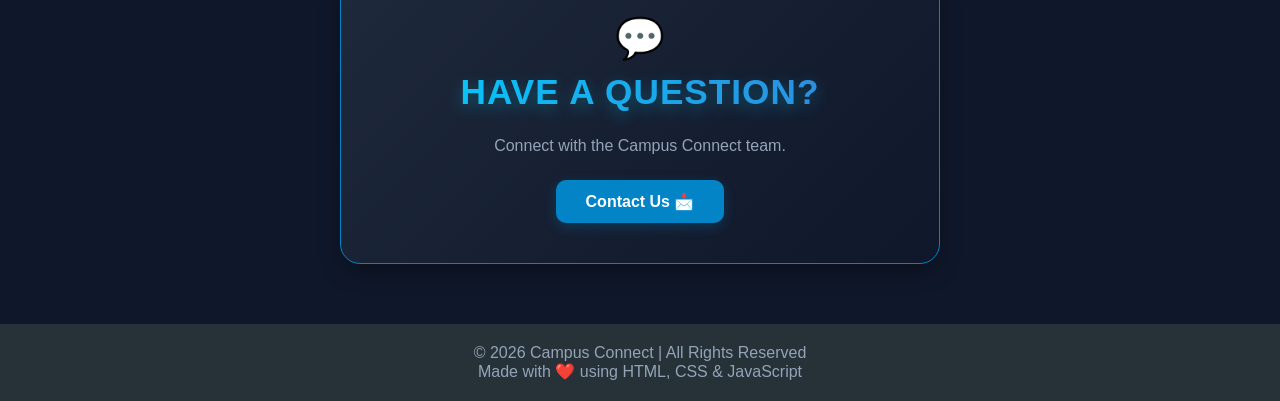
<file: Campus Connect 1.html>
<!DOCTYPE html>
<html lang="en">
<head>
    <meta charset="UTF-8">
    <meta name="viewport" content="width=device-width, initial-scale=1.0">

    <title>Campus Connect</title>

    <!-- CSS File -->
    <link rel="stylesheet" href="style.css">
</head>

<body>

  <!-- Navigation Header -->
  <header class="navbar">
    <div class="nav-container">
      <a href="#" class="brand-logo">
        <span class="logo-icon">🎓</span> Campus<span class="highlight-logo">Connect</span>
      </a>

      <nav class="nav-links">
        <a href="#home" class="nav-btn active">Home</a>
        <a href="#about" class="nav-btn">About</a>
        <a href="#events" class="nav-btn">Events</a>
        <a href="#clubs" class="nav-btn">Clubs</a>
        <a href="#contact" class="nav-btn">Contact</a>
        <a href="#login" class="nav-btn login-link">Login</a>
        <a href="#registration" class="nav-btn register-link">Register</a>
        <button class="nav-btn dark-toggle-btn" onclick="toggleDarkMode()">🌙 Dark Mode</button>
        <a href="#home" class="nav-btn logout-link" onclick="logoutStudent(event)">Logout 🚪</a>
        
      </nav>
    </div>
  </header>


    <!-- Home Section -->
  <section id="home" class="hero-section">
    <div class="hero-content">
      <a href="#about" class="hero-badge">
          <span class="badge-pulse"></span>
          <span class="badge-icon">🎓</span> Student Community Platform
          <span class="badge-arrow">→</span>
        </a>
      <h1>Welcome to <span class="highlight">Campus Connect</span></h1>
      <p>Connect with students, discover exciting college events, join active clubs, and make the most of your campus life.</p>
      <div class="hero-buttons">
        <a href="#events" class="explore-btn">Explore Campus 🚀</a>
      </div>
    </div>
  </section>

<!-- About Section -->
  <section id="about" class="about-section">
    <div class="about-header">
      <h2>About <span class="highlight-text">CampusConnect</span></h2>
      <p class="about-subtitle">CampusConnect is a vibrant student community platform where students can discover college events, join active clubs, register for activities, and build lifelong connections.</p>
    </div>

    <div class="about-boxes">
      <div class="about-card connect-card" onclick="connectFeature()">
        <div class="card-icon-wrapper">🎓</div>
        <h3>Connect</h3>
        <p>Connect with fellow students, build your network, and grow your campus community.</p>
      </div>

      <div class="about-card discover-card" onclick="discoverFeature()">
        <div class="card-icon-wrapper">📅</div>
        <h3>Discover</h3>
        <p>Explore upcoming college events, technical workshops, and cultural activities easily.</p>
      </div>

      <div class="about-card grow-card" onclick="growFeature()">
        <div class="card-icon-wrapper">🚀</div>
        <h3>Grow</h3>
        <p>Participate in team activities, gain hands-on experience, and develop new skills.</p>
      </div>
    </div>
</section>


    <!-- Events Section -->
  <section id="events" class="events-section">
    <div class="events-header">
      <h2>Upcoming <span class="highlight-text">Events</span></h2>
      <p class="events-subtitle">Participate in exciting campus events, boost your skills, and compete with fellow students.</p>
    </div>

    <div class="events-container">
      <div class="event-card tech-card">
        <div class="event-icon-wrapper">💻</div>
        <h3>Tech Fest</h3>
        <p>Learn new technologies, build awesome projects, and participate in coding competitions.</p>
        <button class="event-btn" onclick="alert('Tech Fest Registration')">Register Now 🚀</button>
      </div>

      <div class="event-card cultural-card">
        <div class="event-icon-wrapper">🎭</div>
        <h3>Cultural Fest</h3>
        <p>Enjoy music, dance, drama performances, and showcase your creative talents.</p>
        <button class="event-btn" onclick="alert('Cultural Fest Registration')">Register Now 🚀</button>
      </div>

      <div class="event-card sports-card">
        <div class="event-icon-wrapper">🏆</div>
        <h3>Sports Day</h3>
        <p>Take part in different sports, fitness challenges, and outdoor athletic activities.</p>
        <button class="event-btn" onclick="alert('Sports Day Registration')">Register Now 🚀</button>
      </div>
    </div>
  </section>

<!-- College Clubs Section -->
  <section id="clubs" class="clubs-section">
    <div class="clubs-header">
      <h2>College <span class="highlight-text">Clubs</span></h2>
      <p class="clubs-subtitle">Join vibrant student clubs, collaborate on exciting projects, and follow your passions.</p>
    </div>

    <div class="clubs-container">
      <div class="club-card coding-card">
        <div class="club-icon-wrapper">💻</div>
        <h3>Coding Club</h3>
        <p>Improve your programming, build real-world software, and master coding skills.</p>
        <button class="club-btn" onclick="joinClub('Coding Club')">Join Club ✨</button>
      </div>

      <div class="club-card art-card">
        <div class="club-icon-wrapper">🎨</div>
        <h3>Art Club</h3>
        <p>Showcase your creativity through painting, digital art, UI design, and crafts.</p>
        <button class="club-btn" onclick="joinClub('Art Club')">Join Club ✨</button>
      </div>

      <div class="club-card sports-card">
        <div class="club-icon-wrapper">🏃</div>
        <h3>Sports Club</h3>
        <p>Take part in competitive sports leagues, fitness activities, and team training.</p>
        <button class="club-btn" onclick="joinClub('Sports Club')">Join Club ✨</button>
      </div>
    </div>
  </section>
  
    <!-- Student Login Section -->
<section id="login" class="login-section">

    <h2>Student Login</h2>

    <form onsubmit="loginStudent(event)">

        <input
            type="text"
            id="studentName"
            placeholder="Enter your name"
            required
        >

        <input
            type="email"
            id="studentEmail"
            placeholder="Enter your email"
            required
        >

        <input
            type="password"
            id="studentPassword"
            placeholder="Enter password"
            required
        >

        <button type="submit">
            Login
        </button>

    </form>

</section>

<!-- Event Registration Section -->
<section id="registration" class="registration-section">

    <h2>Event Registration</h2>

    <form onsubmit="registerStudent(event)">

        <input
            type="text"
            id="regName"
            placeholder="Enter your name"
            required
        >

        <input
            type="email"
            id="regEmail"
            placeholder="Enter your email"
            required
        >

        <select id="eventName" required>
            <option value="">Select Event</option>
            <option value="Tech Fest">Tech Fest</option>
            <option value="Cultural Fest">Cultural Fest</option>
            <option value="Sports Day">Sports Day</option>
        </select>

        <button type="submit">
            Register Now
        </button>

    </form>

</section>

<!-- Registration Section -->
<section id="registration">
    <h2>Student Registration</h2>

    <form onsubmit="registerStudent(event)">
        <input type="text" id="regName" placeholder="Full Name" required>

        <input type="email" id="regEmail" placeholder="Email Address" required>

        <input type="text" id="regCourse" placeholder="Course (e.g. BCA)" required>

        <input type="text" id="regCollege" placeholder="College Name" required>

        <button type="submit">Register</button>
    </form>

    <p id="registerResult"></p>
</section>


  <!-- Find Campus Events Section -->
  <section id="search-events" class="search-events-section">
    <div class="search-header">
      <h2>🔍 Find <span class="highlight-text">Campus Events</span></h2>
      <p class="search-subtitle">Search through workshops, cultural fests, and sports activities happening across campus.</p>
      
      <div class="search-box-wrapper">
        <input type="text" id="eventSearch" placeholder="🔍 Search events (e.g. Coding, Cultural, Sports)..." onkeyup="searchEvents()">
      </div>
    </div>

    <div class="events-grid-results">
      <div class="search-event-card">
        <div class="event-badge">Tech</div>
        <h3>💻 Coding Workshop</h3>
        <p>Learn HTML, CSS, JavaScript and modern web development basics.</p>
        <button class="event-btn" onclick="alert('Registering for Coding Workshop')">Register Now 🚀</button>
      </div>

      <div class="search-event-card">
        <div class="event-badge cultural">Cultural</div>
        <h3>🎭 Cultural Fest</h3>
        <p>Participate in music concerts, dance competitions, and art shows.</p>
        <button class="event-btn" onclick="alert('Registering for Cultural Fest')">Register Now 🚀</button>
      </div>
    </div>
  </section>
  <!-- Student Dashboard Section -->
  <section id="dashboard" class="dashboard-section">
    <div class="dashboard-header">
      <h2>Student <span class="highlight-text">Dashboard</span></h2>
      <p class="dashboard-subtitle">Manage your student profile, track upcoming events, and stay updated with campus notifications.</p>
    </div>

    <div class="dashboard-grid">
      <div class="dashboard-card profile-card">
        <div class="dash-icon">👤</div>
        <h3>Profile</h3>
        <p>View and manage your student profile details.</p>
        <button class="dash-btn" onclick="alert('Profile Page')">View Profile</button>
      </div>

      <div class="dashboard-card events-card">
        <div class="dash-icon">📅</div>
        <h3>Events</h3>
        <p>Check registered upcoming college events.</p>
        <button class="dash-btn" onclick="alert('My Events')">View Events</button>
      </div>

      <div class="dashboard-card clubs-card">
        <div class="dash-icon">🏛️</div>
        <h3>Clubs</h3>
        <p>Explore enrolled clubs and community groups.</p>
        <button class="dash-btn" onclick="alert('My Clubs')">View Clubs</button>
      </div>

      <div class="dashboard-card notify-card">
        <div class="dash-icon">🔔</div>
        <h3>Notifications</h3>
        <p>Check latest announcements and updates.</p>
        <button class="dash-btn" onclick="alert('Notifications')">View Updates</button>
      </div>
    </div>
  </section>

  
<!-- Search Events Section -->
  <section id="search" class="search-events-section">
    <div class="search-header">
      <h2>🔍 Find <span class="highlight-text">Campus Events</span></h2>
      <p class="search-subtitle">Search through workshops, cultural fests, sports activities, and competitions happening across campus.</p>
      
      <div class="search-box-wrapper">
        <input type="text" id="eventSearch" placeholder="🔍 Search event..." onkeyup="searchEvents()">
      </div>
    </div>

    <div id="eventList" class="events-grid-results">
      <div class="search-event-card tech-border">
        <div class="event-badge tech">Tech</div>
        <h3>💻 Coding Workshop</h3>
        <p>Learn HTML, CSS, JavaScript, and modern web development basics.</p>
        <button class="event-btn" onclick="eventRegister('Coding Workshop')">Register Now 🚀</button>
      </div>

      <div class="search-event-card cultural-border">
        <div class="event-badge cultural">Cultural</div>
        <h3>🎭 Cultural Fest</h3>
        <p>Music, dance, and cultural activities happening across campus.</p>
        <button class="event-btn" onclick="eventRegister('Cultural Fest')">Register Now 🚀</button>
      </div>

      <div class="search-event-card sports-border">
        <div class="event-badge sports">Sports</div>
        <h3>🏃 Sports Day</h3>
        <p>Participate in different sports and fitness activities.</p>
        <button class="event-btn" onclick="eventRegister('Sports Day')">Register Now 🚀</button>
      </div>

      <div class="search-event-card media-border">
        <div class="event-badge media">Media</div>
        <h3>📷 Photography Competition</h3>
        <p>Showcase your photography skills and creative perspective.</p>
        <button class="event-btn" onclick="eventRegister('Photography Competition')">Register Now 🚀</button>
      </div>
    </div>
  </section>
<!-- Student Profile Section -->
  <section id="profile" class="profile-section">
    <div class="profile-header">
      <h2>Student <span class="highlight-text">Profile</span></h2>
    </div>

    <div class="profile-card-wrapper">
      <div class="profile-card">
        <div class="profile-avatar-wrapper">
          <div class="profile-avatar">👤</div>
          <span class="status-badge">Active</span>
        </div>
        
        <h3 id="profileName">Student Name</h3>
        <p class="profile-role">Campus Member</p>

        <div class="profile-info-grid">
          <div class="info-item">
            <span class="info-icon">📧</span>
            <div>
              <label>Email</label>
              <p id="profileEmail">student@email.com</p>
            </div>
          </div>

          <div class="info-item">
            <span class="info-icon">🎓</span>
            <div>
              <label>Course</label>
              <p id="profileCourse">BCA</p>
            </div>
          </div>

          <div class="info-item">
            <span class="info-icon">🏫</span>
            <div>
              <label>College</label>
              <p id="profileCollege">My College</p>
            </div>
          </div>
        </div>

        <button class="profile-btn" onclick="editProfile()">Edit Profile ✏️</button>
      </div>
    </div>
  </section>

  <!-- Have a Question Section -->
  <section id="contact" class="contact-section">
    <div class="contact-card">
      <div class="contact-icon">💬</div>
      <h2>Have a <span class="highlight-text">Question?</span></h2>
      <p>Connect with the Campus Connect team.</p>
      <button class="contact-btn" onclick="contactUs()">Contact Us 📩</button>
    </div>
  </section>


    <!-- Footer -->
    <footer>

        <p>
            © 2026 Campus Connect | All Rights Reserved
        </p>

        <p>
            Made with ❤️ using HTML, CSS & JavaScript
        </p>

    </footer>


    <!-- JavaScript File -->
    <script src="script.js"></script>

<!-- Code injected by live-server -->
<script>
	// <![CDATA[  <-- For SVG support
	if ('WebSocket' in window) {
		(function () {
			function refreshCSS() {
				var sheets = [].slice.call(document.getElementsByTagName("link"));
				var head = document.getElementsByTagName("head")[0];
				for (var i = 0; i < sheets.length; ++i) {
					var elem = sheets[i];
					var parent = elem.parentElement || head;
					parent.removeChild(elem);
					var rel = elem.rel;
					if (elem.href && typeof rel != "string" || rel.length == 0 || rel.toLowerCase() == "stylesheet") {
						var url = elem.href.replace(/(&|\?)_cacheOverride=\d+/, '');
						elem.href = url + (url.indexOf('?') >= 0 ? '&' : '?') + '_cacheOverride=' + (new Date().valueOf());
					}
					parent.appendChild(elem);
				}
			}
			var protocol = window.location.protocol === 'http:' ? 'ws://' : 'wss://';
			var address = protocol + window.location.host + window.location.pathname + '/ws';
			var socket = new WebSocket(address);
			socket.onmessage = function (msg) {
				if (msg.data == 'reload') window.location.reload();
				else if (msg.data == 'refreshcss') refreshCSS();
			};
			if (sessionStorage && !sessionStorage.getItem('IsThisFirstTime_Log_From_LiveServer')) {
				console.log('Live reload enabled.');
				sessionStorage.setItem('IsThisFirstTime_Log_From_LiveServer', true);
			}
		})();
	}
	else {
		console.error('Upgrade your browser. This Browser is NOT supported WebSocket for Live-Reloading.');
	}
	// ]]>
</script>
<!-- Code injected by live-server -->
<script>
	// <![CDATA[  <-- For SVG support
	if ('WebSocket' in window) {
		(function () {
			function refreshCSS() {
				var sheets = [].slice.call(document.getElementsByTagName("link"));
				var head = document.getElementsByTagName("head")[0];
				for (var i = 0; i < sheets.length; ++i) {
					var elem = sheets[i];
					var parent = elem.parentElement || head;
					parent.removeChild(elem);
					var rel = elem.rel;
					if (elem.href && typeof rel != "string" || rel.length == 0 || rel.toLowerCase() == "stylesheet") {
						var url = elem.href.replace(/(&|\?)_cacheOverride=\d+/, '');
						elem.href = url + (url.indexOf('?') >= 0 ? '&' : '?') + '_cacheOverride=' + (new Date().valueOf());
					}
					parent.appendChild(elem);
				}
			}
			var protocol = window.location.protocol === 'http:' ? 'ws://' : 'wss://';
			var address = protocol + window.location.host + window.location.pathname + '/ws';
			var socket = new WebSocket(address);
			socket.onmessage = function (msg) {
				if (msg.data == 'reload') window.location.reload();
				else if (msg.data == 'refreshcss') refreshCSS();
			};
			if (sessionStorage && !sessionStorage.getItem('IsThisFirstTime_Log_From_LiveServer')) {
				console.log('Live reload enabled.');
				sessionStorage.setItem('IsThisFirstTime_Log_From_LiveServer', true);
			}
		})();
	}
	else {
		console.error('Upgrade your browser. This Browser is NOT supported WebSocket for Live-Reloading.');
	}
	// ]]>
</script>
</body>
</html>
</file>
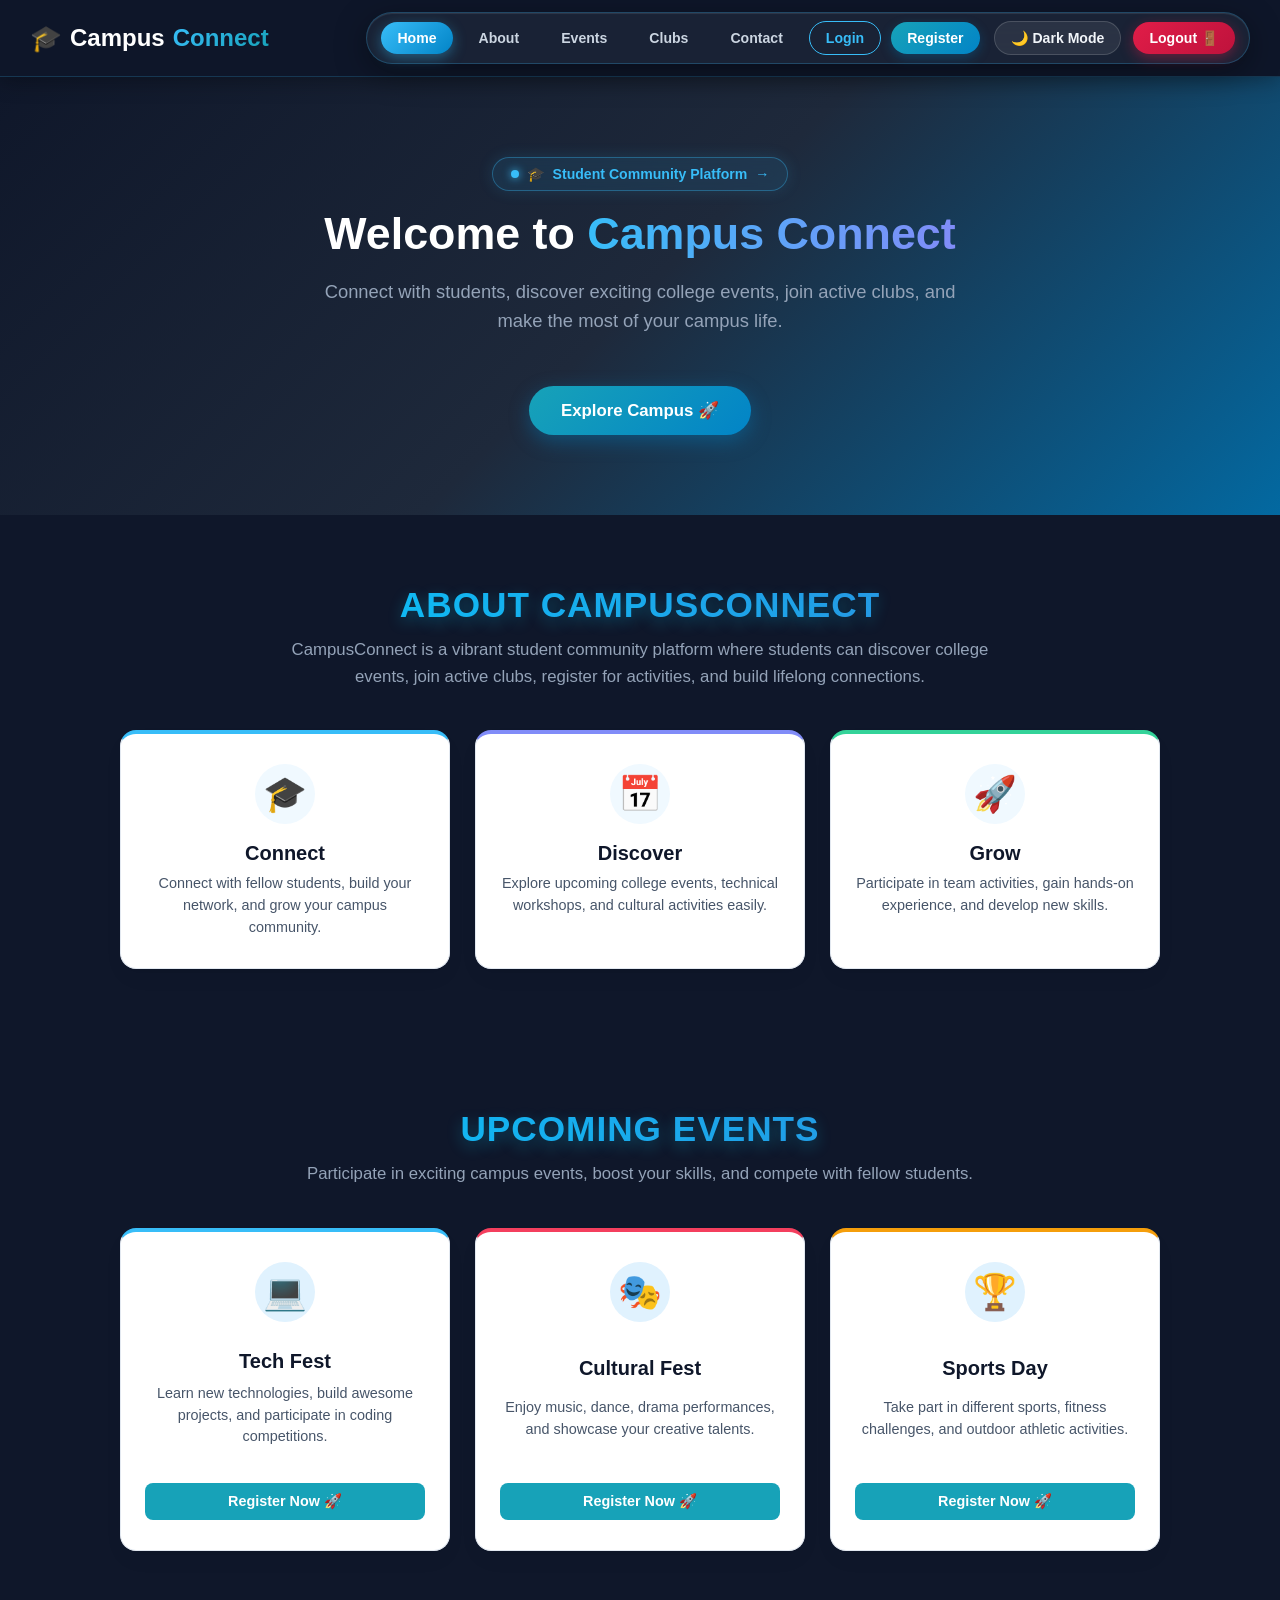
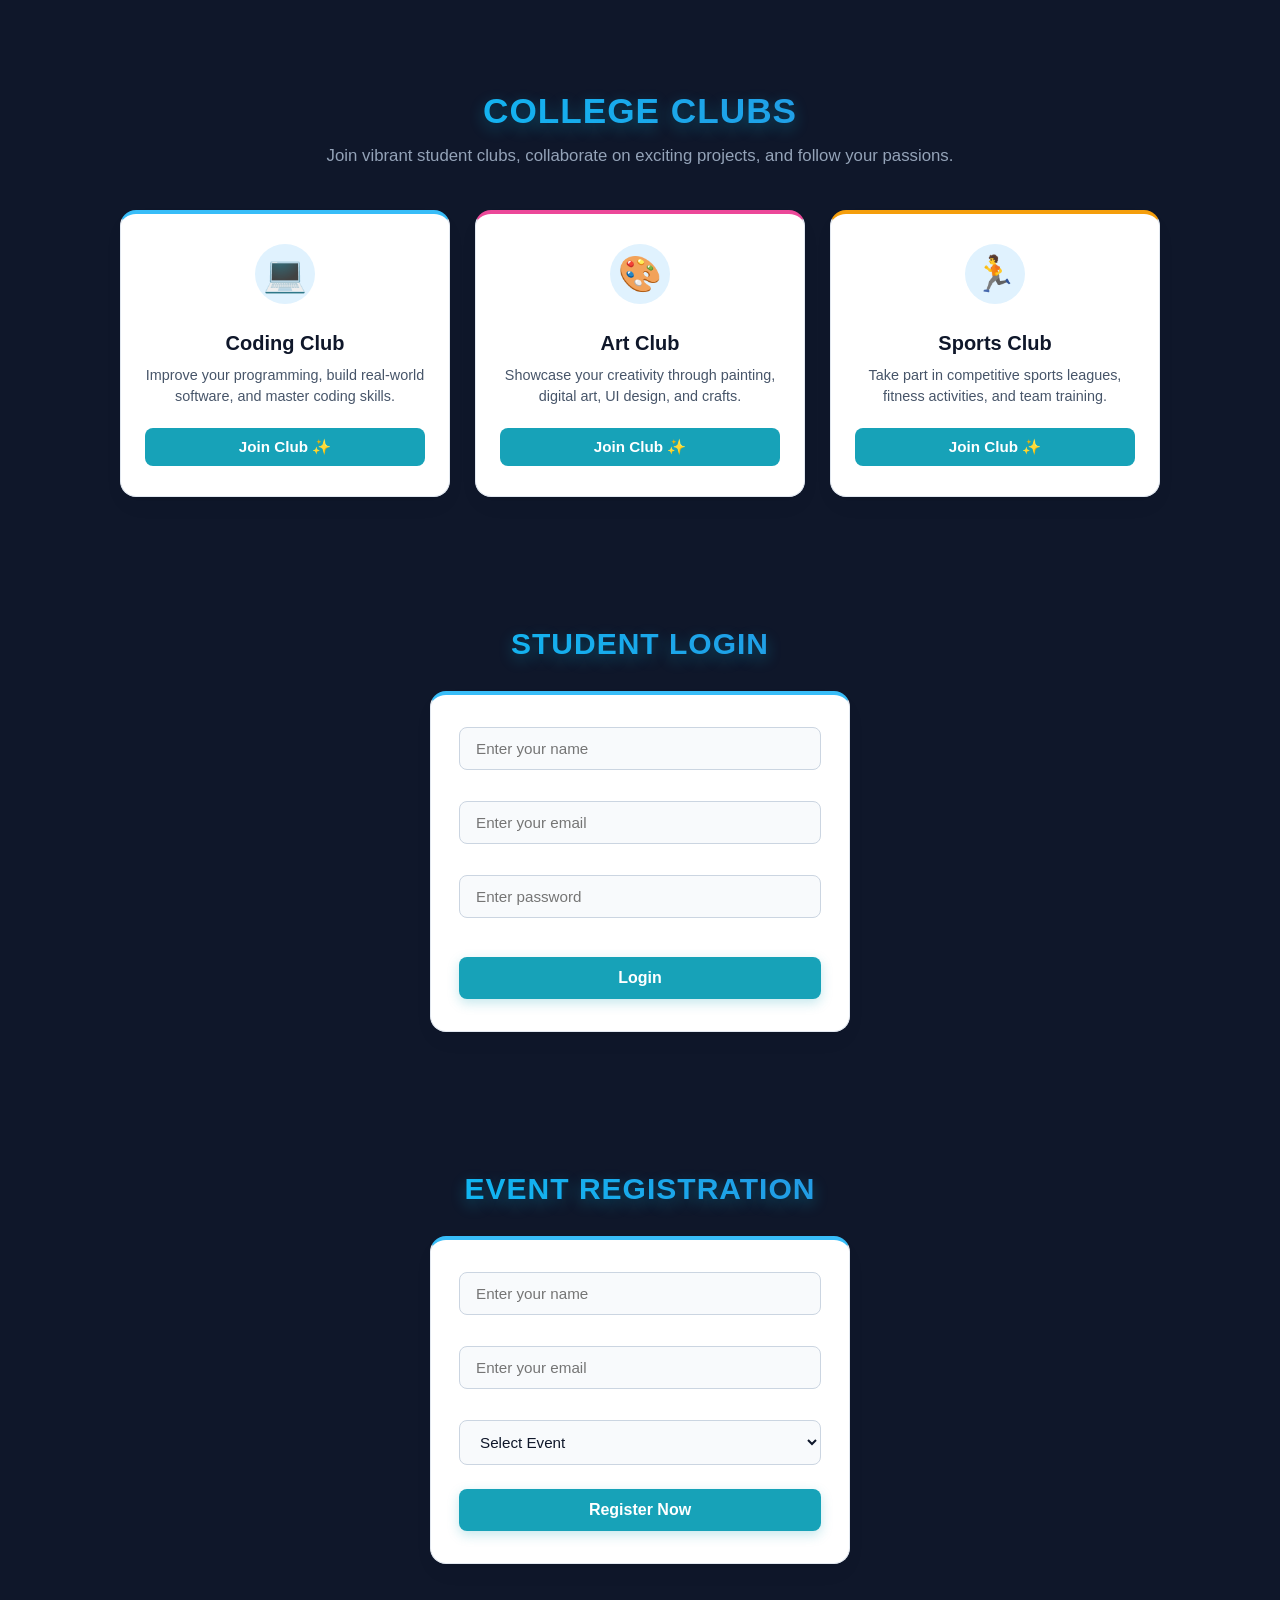
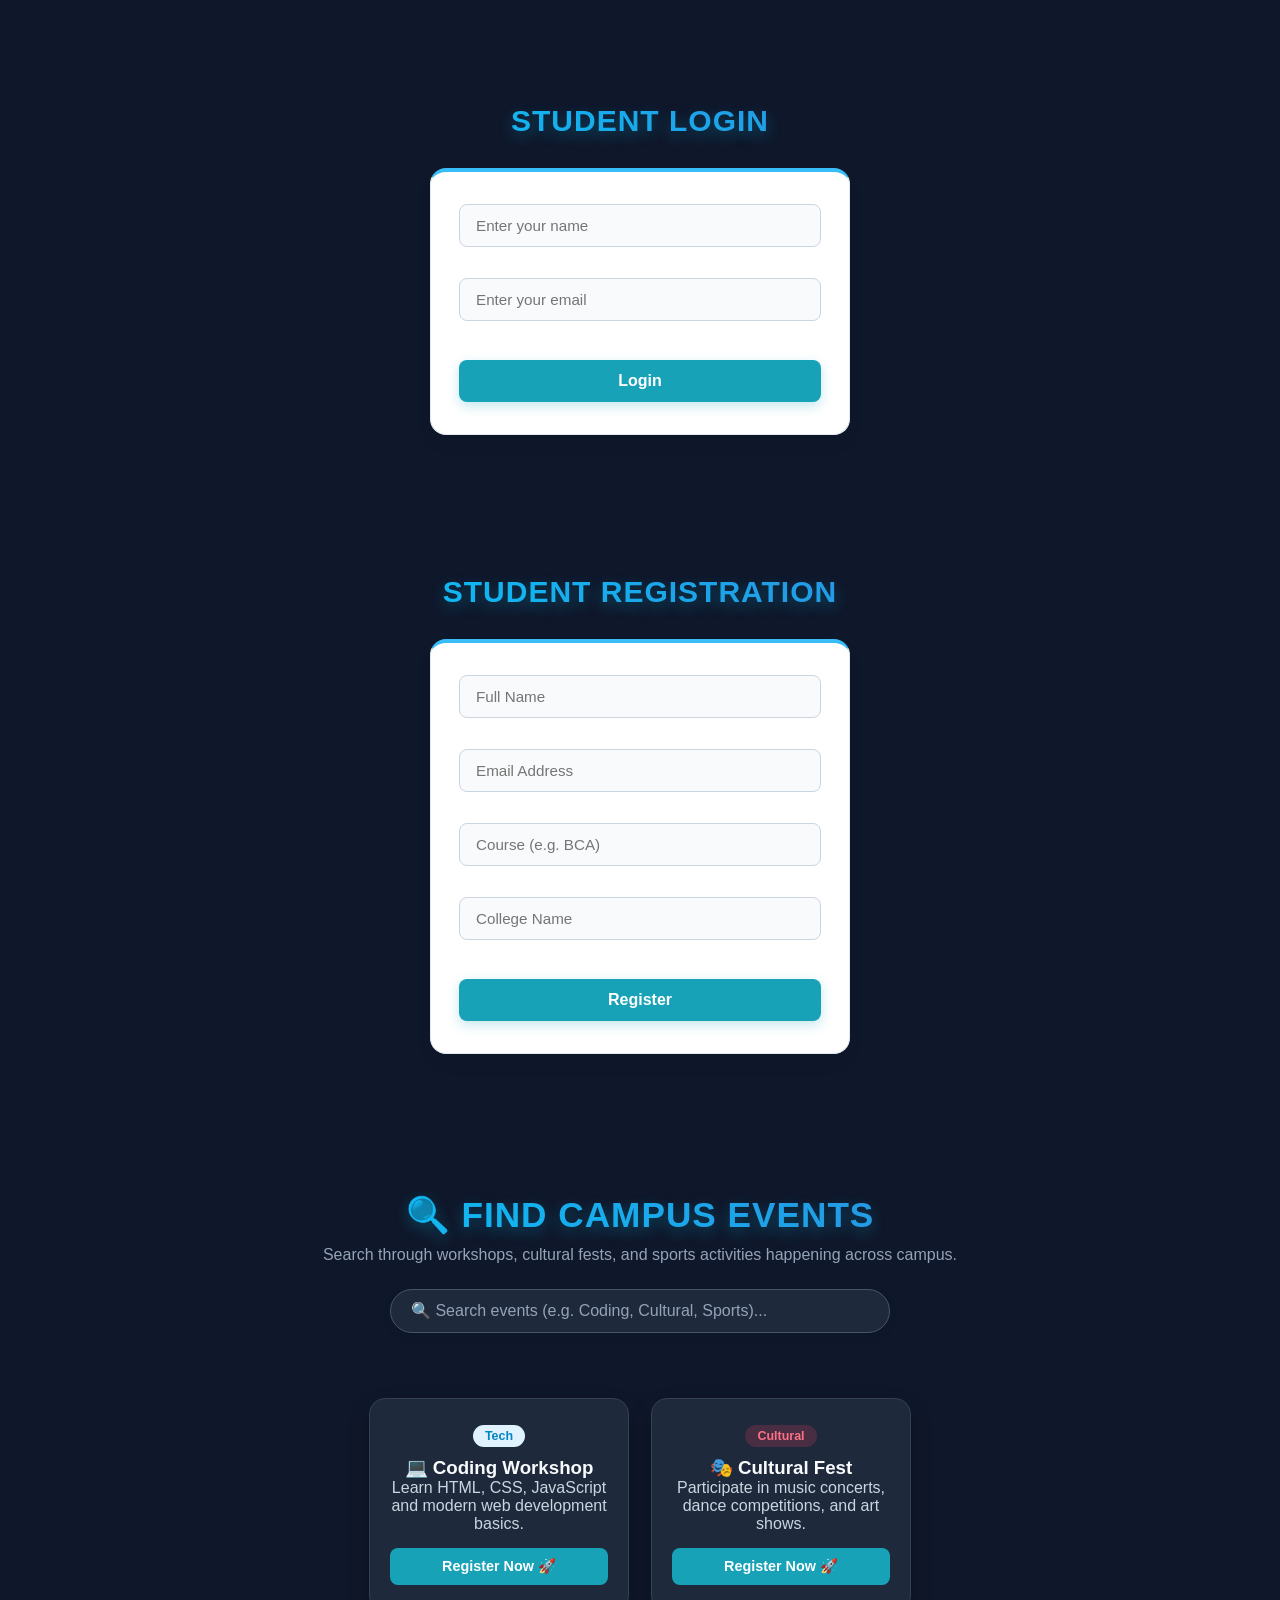
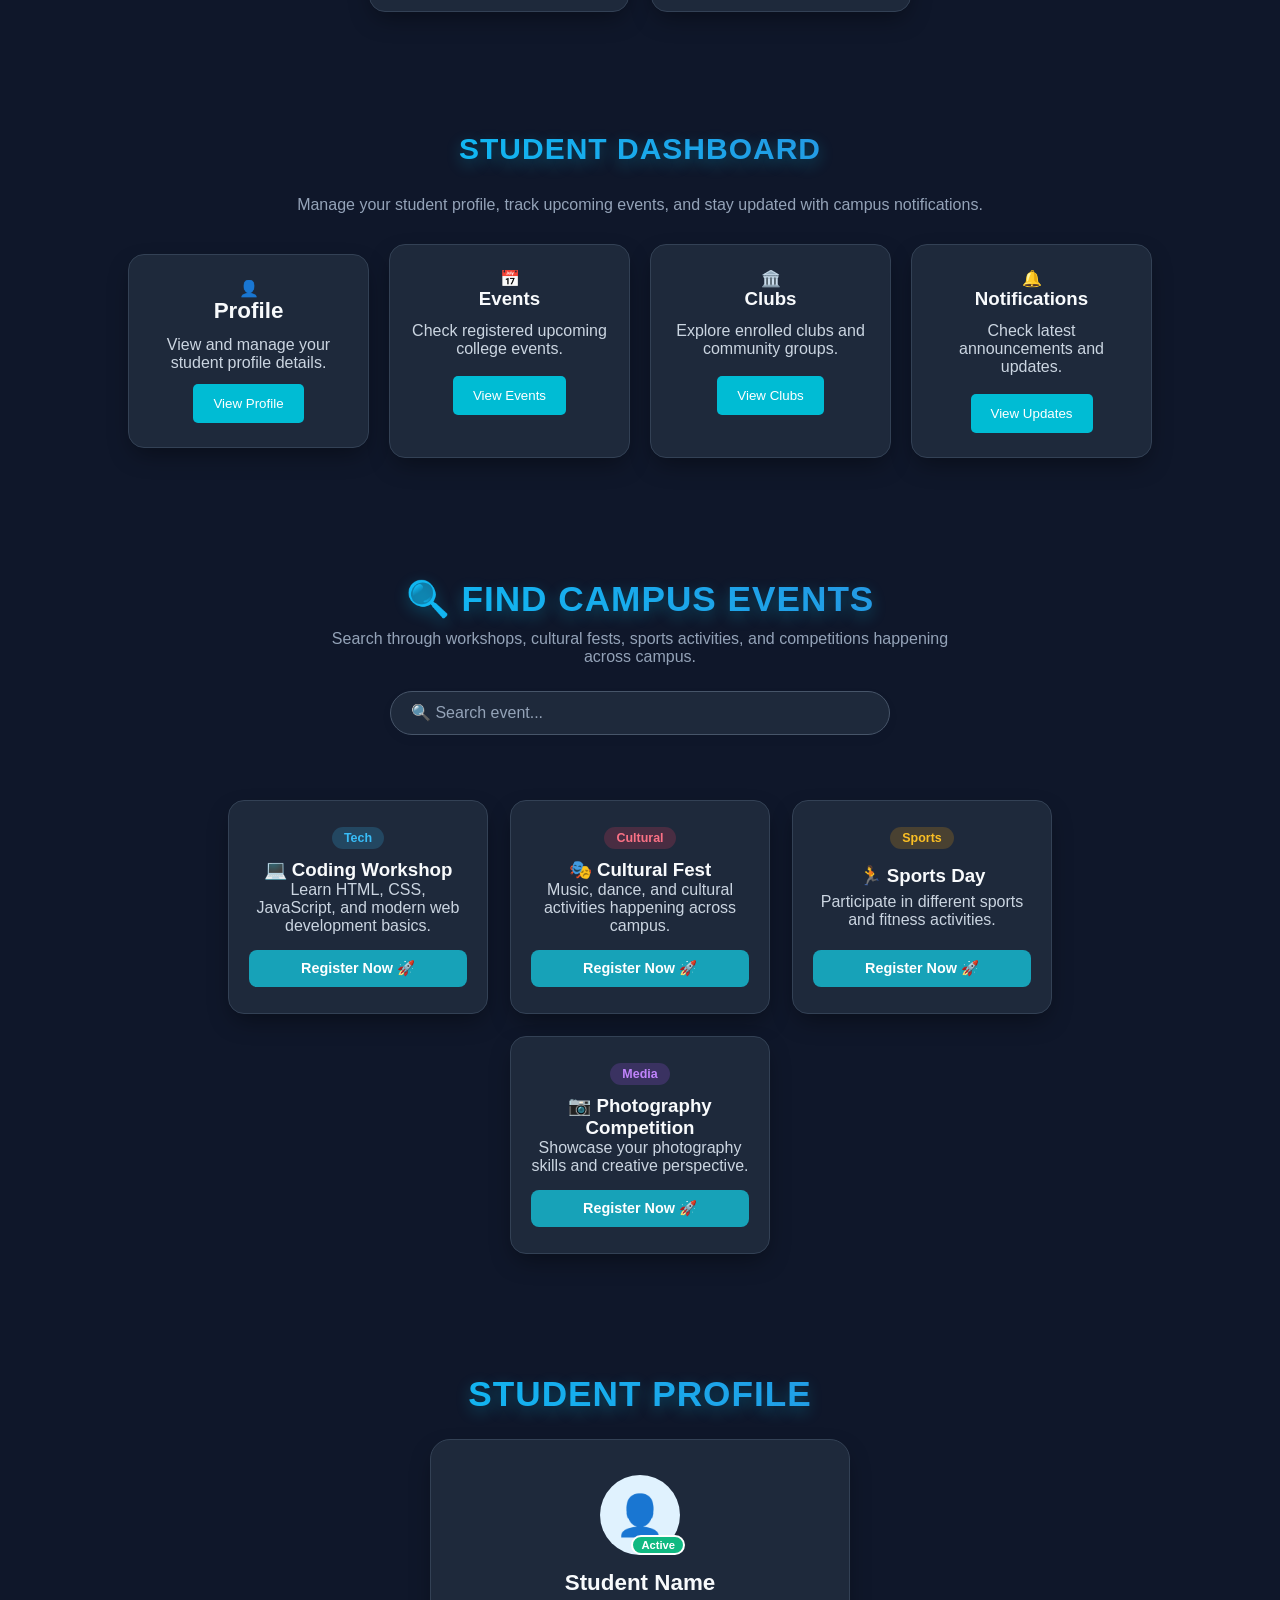
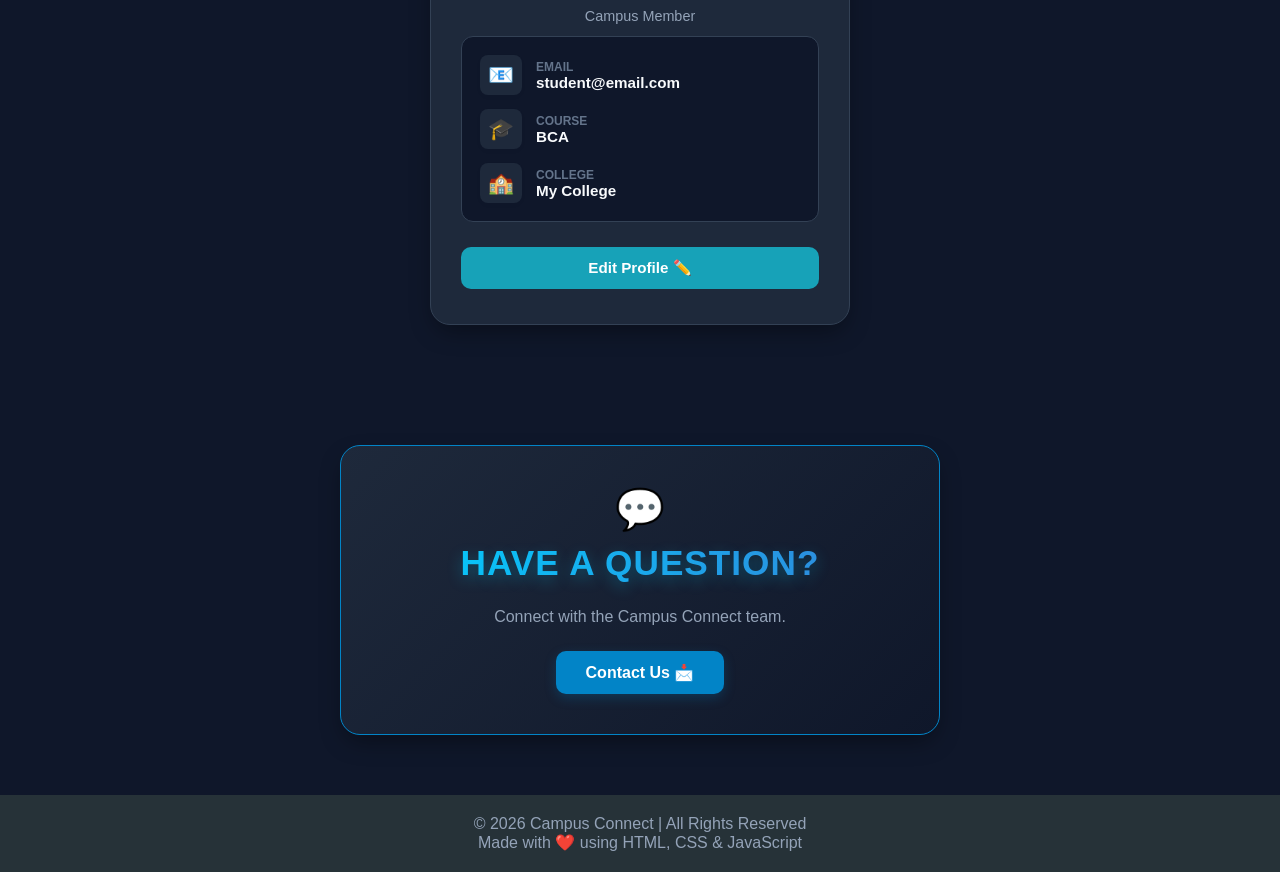
<file: Campus Connect.html>
<!DOCTYPE html>
<html lang="en">
<head>
    <meta charset="UTF-8">
    <meta name="viewport" content="width=device-width, initial-scale=1.0">

    <title>Campus Connect</title>

    <!-- CSS File -->
    <link rel="stylesheet" href="style.css">
</head>

<body>

  <!-- Navigation Header -->
  <header class="navbar">
    <div class="nav-container">
      <a href="#" class="brand-logo">
        <span class="logo-icon">🎓</span> Campus<span class="highlight-logo">Connect</span>
      </a>

      <nav class="nav-links">
        <a href="#home" class="nav-btn active">Home</a>
        <a href="#about" class="nav-btn">About</a>
        <a href="#events" class="nav-btn">Events</a>
        <a href="#clubs" class="nav-btn">Clubs</a>
        <a href="#contact" class="nav-btn">Contact</a>
        <a href="#login" class="nav-btn login-link">Login</a>
        <a href="#registration" class="nav-btn register-link">Register</a>
        <button class="nav-btn dark-toggle-btn" onclick="toggleDarkMode()">🌙 Dark Mode</button>
        <a href="#home" class="nav-btn logout-link" onclick="logoutStudent(event)">Logout 🚪</a>
        
      </nav>
    </div>
  </header>


    <!-- Home Section -->
  <section id="home" class="hero-section">
    <div class="hero-content">
      <a href="#about" class="hero-badge">
          <span class="badge-pulse"></span>
          <span class="badge-icon">🎓</span> Student Community Platform
          <span class="badge-arrow">→</span>
        </a>
      <h1>Welcome to <span class="highlight">Campus Connect</span></h1>
      <p>Connect with students, discover exciting college events, join active clubs, and make the most of your campus life.</p>
      <div class="hero-buttons">
        <a href="#events" class="explore-btn">Explore Campus 🚀</a>
      </div>
    </div>
  </section>

<!-- About Section -->
  <section id="about" class="about-section">
    <div class="about-header">
      <h2>About <span class="highlight-text">CampusConnect</span></h2>
      <p class="about-subtitle">CampusConnect is a vibrant student community platform where students can discover college events, join active clubs, register for activities, and build lifelong connections.</p>
    </div>

    <div class="about-boxes">
      <div class="about-card connect-card" onclick="connectFeature()">
        <div class="card-icon-wrapper">🎓</div>
        <h3>Connect</h3>
        <p>Connect with fellow students, build your network, and grow your campus community.</p>
      </div>

      <div class="about-card discover-card" onclick="discoverFeature()">
        <div class="card-icon-wrapper">📅</div>
        <h3>Discover</h3>
        <p>Explore upcoming college events, technical workshops, and cultural activities easily.</p>
      </div>

      <div class="about-card grow-card" onclick="growFeature()">
        <div class="card-icon-wrapper">🚀</div>
        <h3>Grow</h3>
        <p>Participate in team activities, gain hands-on experience, and develop new skills.</p>
      </div>
    </div>
</section>


    <!-- Events Section -->
  <section id="events" class="events-section">
    <div class="events-header">
      <h2>Upcoming <span class="highlight-text">Events</span></h2>
      <p class="events-subtitle">Participate in exciting campus events, boost your skills, and compete with fellow students.</p>
    </div>

    <div class="events-container">
      <div class="event-card tech-card">
        <div class="event-icon-wrapper">💻</div>
        <h3>Tech Fest</h3>
        <p>Learn new technologies, build awesome projects, and participate in coding competitions.</p>
        <button class="event-btn" onclick="alert('Tech Fest Registration')">Register Now 🚀</button>
      </div>

      <div class="event-card cultural-card">
        <div class="event-icon-wrapper">🎭</div>
        <h3>Cultural Fest</h3>
        <p>Enjoy music, dance, drama performances, and showcase your creative talents.</p>
        <button class="event-btn" onclick="alert('Cultural Fest Registration')">Register Now 🚀</button>
      </div>

      <div class="event-card sports-card">
        <div class="event-icon-wrapper">🏆</div>
        <h3>Sports Day</h3>
        <p>Take part in different sports, fitness challenges, and outdoor athletic activities.</p>
        <button class="event-btn" onclick="alert('Sports Day Registration')">Register Now 🚀</button>
      </div>
    </div>
  </section>

<!-- College Clubs Section -->
  <section id="clubs" class="clubs-section">
    <div class="clubs-header">
      <h2>College <span class="highlight-text">Clubs</span></h2>
      <p class="clubs-subtitle">Join vibrant student clubs, collaborate on exciting projects, and follow your passions.</p>
    </div>

    <div class="clubs-container">
      <div class="club-card coding-card">
        <div class="club-icon-wrapper">💻</div>
        <h3>Coding Club</h3>
        <p>Improve your programming, build real-world software, and master coding skills.</p>
        <button class="club-btn" onclick="joinClub('Coding Club')">Join Club ✨</button>
      </div>

      <div class="club-card art-card">
        <div class="club-icon-wrapper">🎨</div>
        <h3>Art Club</h3>
        <p>Showcase your creativity through painting, digital art, UI design, and crafts.</p>
        <button class="club-btn" onclick="joinClub('Art Club')">Join Club ✨</button>
      </div>

      <div class="club-card sports-card">
        <div class="club-icon-wrapper">🏃</div>
        <h3>Sports Club</h3>
        <p>Take part in competitive sports leagues, fitness activities, and team training.</p>
        <button class="club-btn" onclick="joinClub('Sports Club')">Join Club ✨</button>
      </div>
    </div>
  </section>
  
    <!-- Student Login Section -->
<section id="login" class="login-section">

    <h2>Student Login</h2>

    <form onsubmit="loginStudent(event)">

        <input
            type="text"
            id="studentName"
            placeholder="Enter your name"
            required
        >

        <input
            type="email"
            id="studentEmail"
            placeholder="Enter your email"
            required
        >

        <input
            type="password"
            id="studentPassword"
            placeholder="Enter password"
            required
        >

        <button type="submit">
            Login
        </button>

    </form>

</section>

<!-- Event Registration Section -->
<section id="registration" class="registration-section">

    <h2>Event Registration</h2>

    <form onsubmit="registerStudent(event)">

        <input
            type="text"
            id="regName"
            placeholder="Enter your name"
            required
        >

        <input
            type="email"
            id="regEmail"
            placeholder="Enter your email"
            required
        >

        <select id="eventName" required>
            <option value="">Select Event</option>
            <option value="Tech Fest">Tech Fest</option>
            <option value="Cultural Fest">Cultural Fest</option>
            <option value="Sports Day">Sports Day</option>
        </select>

        <button type="submit">
            Register Now
        </button>

    </form>

</section>

<!-- Login Section -->
<section id="login">
    <h2>Student Login</h2>

    <form onsubmit="loginStudent(event)">
        <input type="text" id="studentName" placeholder="Enter your name" required>

        <input type="email" id="studentEmail" placeholder="Enter your email" required>

        <button type="submit">Login</button>
    </form>

    <p id="loginResult"></p>
</section>
<!-- Registration Section -->
<section id="registration">
    <h2>Student Registration</h2>

    <form onsubmit="registerStudent(event)">
        <input type="text" id="regName" placeholder="Full Name" required>

        <input type="email" id="regEmail" placeholder="Email Address" required>

        <input type="text" id="regCourse" placeholder="Course (e.g. BCA)" required>

        <input type="text" id="regCollege" placeholder="College Name" required>

        <button type="submit">Register</button>
    </form>

    <p id="registerResult"></p>
</section>


  <!-- Find Campus Events Section -->
  <section id="search-events" class="search-events-section">
    <div class="search-header">
      <h2>🔍 Find <span class="highlight-text">Campus Events</span></h2>
      <p class="search-subtitle">Search through workshops, cultural fests, and sports activities happening across campus.</p>
      
      <div class="search-box-wrapper">
        <input type="text" id="eventSearch" placeholder="🔍 Search events (e.g. Coding, Cultural, Sports)..." onkeyup="searchEvents()">
      </div>
    </div>

    <div class="events-grid-results">
      <div class="search-event-card">
        <div class="event-badge">Tech</div>
        <h3>💻 Coding Workshop</h3>
        <p>Learn HTML, CSS, JavaScript and modern web development basics.</p>
        <button class="event-btn" onclick="alert('Registering for Coding Workshop')">Register Now 🚀</button>
      </div>

      <div class="search-event-card">
        <div class="event-badge cultural">Cultural</div>
        <h3>🎭 Cultural Fest</h3>
        <p>Participate in music concerts, dance competitions, and art shows.</p>
        <button class="event-btn" onclick="alert('Registering for Cultural Fest')">Register Now 🚀</button>
      </div>
    </div>
  </section>
  <!-- Student Dashboard Section -->
  <section id="dashboard" class="dashboard-section">
    <div class="dashboard-header">
      <h2>Student <span class="highlight-text">Dashboard</span></h2>
      <p class="dashboard-subtitle">Manage your student profile, track upcoming events, and stay updated with campus notifications.</p>
    </div>

    <div class="dashboard-grid">
      <div class="dashboard-card profile-card">
        <div class="dash-icon">👤</div>
        <h3>Profile</h3>
        <p>View and manage your student profile details.</p>
        <button class="dash-btn" onclick="alert('Profile Page')">View Profile</button>
      </div>

      <div class="dashboard-card events-card">
        <div class="dash-icon">📅</div>
        <h3>Events</h3>
        <p>Check registered upcoming college events.</p>
        <button class="dash-btn" onclick="alert('My Events')">View Events</button>
      </div>

      <div class="dashboard-card clubs-card">
        <div class="dash-icon">🏛️</div>
        <h3>Clubs</h3>
        <p>Explore enrolled clubs and community groups.</p>
        <button class="dash-btn" onclick="alert('My Clubs')">View Clubs</button>
      </div>

      <div class="dashboard-card notify-card">
        <div class="dash-icon">🔔</div>
        <h3>Notifications</h3>
        <p>Check latest announcements and updates.</p>
        <button class="dash-btn" onclick="alert('Notifications')">View Updates</button>
      </div>
    </div>
  </section>

  
<!-- Search Events Section -->
  <section id="search" class="search-events-section">
    <div class="search-header">
      <h2>🔍 Find <span class="highlight-text">Campus Events</span></h2>
      <p class="search-subtitle">Search through workshops, cultural fests, sports activities, and competitions happening across campus.</p>
      
      <div class="search-box-wrapper">
        <input type="text" id="eventSearch" placeholder="🔍 Search event..." onkeyup="searchEvents()">
      </div>
    </div>

    <div id="eventList" class="events-grid-results">
      <div class="search-event-card tech-border">
        <div class="event-badge tech">Tech</div>
        <h3>💻 Coding Workshop</h3>
        <p>Learn HTML, CSS, JavaScript, and modern web development basics.</p>
        <button class="event-btn" onclick="eventRegister('Coding Workshop')">Register Now 🚀</button>
      </div>

      <div class="search-event-card cultural-border">
        <div class="event-badge cultural">Cultural</div>
        <h3>🎭 Cultural Fest</h3>
        <p>Music, dance, and cultural activities happening across campus.</p>
        <button class="event-btn" onclick="eventRegister('Cultural Fest')">Register Now 🚀</button>
      </div>

      <div class="search-event-card sports-border">
        <div class="event-badge sports">Sports</div>
        <h3>🏃 Sports Day</h3>
        <p>Participate in different sports and fitness activities.</p>
        <button class="event-btn" onclick="eventRegister('Sports Day')">Register Now 🚀</button>
      </div>

      <div class="search-event-card media-border">
        <div class="event-badge media">Media</div>
        <h3>📷 Photography Competition</h3>
        <p>Showcase your photography skills and creative perspective.</p>
        <button class="event-btn" onclick="eventRegister('Photography Competition')">Register Now 🚀</button>
      </div>
    </div>
  </section>
<!-- Student Profile Section -->
  <section id="profile" class="profile-section">
    <div class="profile-header">
      <h2>Student <span class="highlight-text">Profile</span></h2>
    </div>

    <div class="profile-card-wrapper">
      <div class="profile-card">
        <div class="profile-avatar-wrapper">
          <div class="profile-avatar">👤</div>
          <span class="status-badge">Active</span>
        </div>
        
        <h3 id="profileName">Student Name</h3>
        <p class="profile-role">Campus Member</p>

        <div class="profile-info-grid">
          <div class="info-item">
            <span class="info-icon">📧</span>
            <div>
              <label>Email</label>
              <p id="profileEmail">student@email.com</p>
            </div>
          </div>

          <div class="info-item">
            <span class="info-icon">🎓</span>
            <div>
              <label>Course</label>
              <p id="profileCourse">BCA</p>
            </div>
          </div>

          <div class="info-item">
            <span class="info-icon">🏫</span>
            <div>
              <label>College</label>
              <p id="profileCollege">My College</p>
            </div>
          </div>
        </div>

        <button class="profile-btn" onclick="editProfile()">Edit Profile ✏️</button>
      </div>
    </div>
  </section>

  <!-- Have a Question Section -->
  <section id="contact" class="contact-section">
    <div class="contact-card">
      <div class="contact-icon">💬</div>
      <h2>Have a <span class="highlight-text">Question?</span></h2>
      <p>Connect with the Campus Connect team.</p>
      <button class="contact-btn" onclick="contactUs()">Contact Us 📩</button>
    </div>
  </section>


    <!-- Footer -->
    <footer>

        <p>
            © 2026 Campus Connect | All Rights Reserved
        </p>

        <p>
            Made with ❤️ using HTML, CSS & JavaScript
        </p>

    </footer>


    <!-- JavaScript File -->
    <script src="script.js"></script>

<!-- Code injected by live-server -->
<script>
	// <![CDATA[  <-- For SVG support
	if ('WebSocket' in window) {
		(function () {
			function refreshCSS() {
				var sheets = [].slice.call(document.getElementsByTagName("link"));
				var head = document.getElementsByTagName("head")[0];
				for (var i = 0; i < sheets.length; ++i) {
					var elem = sheets[i];
					var parent = elem.parentElement || head;
					parent.removeChild(elem);
					var rel = elem.rel;
					if (elem.href && typeof rel != "string" || rel.length == 0 || rel.toLowerCase() == "stylesheet") {
						var url = elem.href.replace(/(&|\?)_cacheOverride=\d+/, '');
						elem.href = url + (url.indexOf('?') >= 0 ? '&' : '?') + '_cacheOverride=' + (new Date().valueOf());
					}
					parent.appendChild(elem);
				}
			}
			var protocol = window.location.protocol === 'http:' ? 'ws://' : 'wss://';
			var address = protocol + window.location.host + window.location.pathname + '/ws';
			var socket = new WebSocket(address);
			socket.onmessage = function (msg) {
				if (msg.data == 'reload') window.location.reload();
				else if (msg.data == 'refreshcss') refreshCSS();
			};
			if (sessionStorage && !sessionStorage.getItem('IsThisFirstTime_Log_From_LiveServer')) {
				console.log('Live reload enabled.');
				sessionStorage.setItem('IsThisFirstTime_Log_From_LiveServer', true);
			}
		})();
	}
	else {
		console.error('Upgrade your browser. This Browser is NOT supported WebSocket for Live-Reloading.');
	}
	// ]]>
</script>
</body>
</html>
</file>
<file: style.css>
html {
  scroll-behavior: smooth;
}

* {
  margin: 0;
  padding: 0;
  box-sizing: border-box;
  font-family: Arial, sans-serif;
}

body {
    background: #f4f6f8;
    color: #333;
}

/* Navbar */

nav {
    background: #263238;
    color: white;
    display: flex;
    justify-content: space-between;
    align-items: center;
    padding: 15px 50px;
}

nav h2 {
    color: #00bcd4;
}

nav ul {
    display: flex;
    list-style: none;
}

nav ul li {
    margin-left: 25px;
}

nav ul li a {
  color: white;
  text-decoration: none;
  padding: 8px 16px;
  border-radius: 8px;
  font-weight: 600;
  display: inline-block;
  background: #38bdf8; /* Light Cyan/Blue (Dark Mode button jaisa) */
  color: #0f172a;      /* Dark text padhne mein easy rahega */
  transition: 0.3s;
}

nav ul li a:hover {
  background: #0284c7;
  color: white;
}


/* Hero */

.hero {
    text-align: center;
    padding: 100px 20px;
    background: #00bcd4;
    color: white;
}

.hero h1 {
    font-size: 40px;
    margin-bottom: 15px;
}

.hero p {
    font-size: 20px;
    margin-bottom: 25px;
}

/* Sections */

section {
    padding: 60px 10%;
    text-align: center;
}

section h2 {
    margin-bottom: 30px;
    font-size: 30px;
}

/* Cards */

.cards {
    display: flex;
    justify-content: center;
    gap: 25px;
    flex-wrap: wrap;
}

.card {
    background: white;
    width: 280px;
    padding: 25px;
    border-radius: 10px;
    box-shadow: 0 4px 10px rgba(0,0,0,0.1);
}

.card h3 {
    margin-bottom: 15px;
}

.card p {
    margin-bottom: 20px;
    line-height: 1.5;
}

/* Buttons */

button {
    background: #00bcd4;
    color: white;
    border: none;
    padding: 12px 20px;
    border-radius: 5px;
    cursor: pointer;
}

button:hover {
    background: #008c9e;
}

/* Contact */

form {
    max-width: 500px;
    margin: auto;
}

input,
textarea {
    width: 100%;
    padding: 12px;
    margin-bottom: 15px;
    border: 1px solid #ccc;
    border-radius: 5px;
}

textarea {
    height: 120px;
}

#result {
    margin-top: 20px;
    color: green;
}

/* Footer */

footer {
    background: #263238;
    color: white;
    text-align: center;
    padding: 20px;
}
/* Dashboard */

.dashboard-cards {
    display: flex;
    justify-content: center;
    gap: 25px;
    flex-wrap: wrap;
}

.dashboard-card {
    background: white;
    width: 230px;
    padding: 25px;
    border-radius: 10px;
    box-shadow: 0 4px 10px rgba(0,0,0,0.1);
}

.dashboard-card h3 {
    margin-bottom: 12px;
}

.dashboard-card p {
    margin-bottom: 18px;
}

#dashboardResult {
    margin-top: 30px;
    font-size: 18px;
    font-weight: bold;
}
/* Search Events */

#eventSearch {
    max-width: 500px;
    margin-bottom: 30px;
}

.search-event {
    background: white;
    max-width: 600px;
    margin: 15px auto;
    padding: 20px;
    text-align: left;
    border-radius: 10px;
    box-shadow: 0 3px 8px rgba(0,0,0,0.1);
}

.search-event h3 {
    margin-bottom: 8px;
}
/* Dark Mode */

.dark-mode {
    background: #121212;
    color: white;
}

.dark-mode .card,
.dark-mode .dashboard-card,
.dark-mode .search-event {
    background: #1e1e1e;
    color: white;
}

.dark-mode input,
.dark-mode textarea {
    background: #2a2a2a;
    color: white;
    border: 1px solid #555;
}

.dark-mode section {
    background: #121212;
}
/* Mobile Responsive Design */

@media (max-width: 768px) {

    nav {
        flex-direction: column;
        padding: 15px;
    }

    nav ul {
        flex-direction: column;
        align-items: center;
        margin-top: 15px;
    }

    nav ul li {
        margin: 8px 0;
    }

    .hero h1 {
        font-size: 30px;
    }

    .hero p {
        font-size: 16px;
    }

    section {
        padding: 40px 20px;
    }

    .card,
    .dashboard-card {
        width: 100%;
        max-width: 350px;
    }

    form {
        width: 100%;
    }

    #eventSearch {
        width: 100%;
    }
}
/* About Section */

#about {
    background: #f4f6f8;
}

.about-boxes {
  display: flex;
  flex-direction: row;
  justify-content: center;
  align-items: stretch;
  gap: 20px;
  max-width: 1100px;
  margin: 30px auto;
  flex-wrap: wrap;
}

.about-box {
  background: white;
  padding: 20px 25px;
  border-radius: 10px;
  box-shadow: 0 4px 10px rgba(0, 0, 0, 0.1);
  cursor: pointer;
  text-align: center;
  transition: transform 0.2s ease, box-shadow 0.2s ease;
}

.about-box:hover {
  transform: translateY(-3px);
  box-shadow: 0 6px 15px rgba(0, 0, 0, 0.15);
}

.about-box h3 {
  margin: 0 0 8px 0;
  font-size: 1.2rem;
  color: #333;
}

.about-box p {
  margin: 0;
  color: #666;
  font-size: 0.95rem;
  line-height: 1.4;
}
/* Student Profile */

.profile-card {
    background: white;
    max-width: 400px;
    margin: auto;
    padding: 30px;
    border-radius: 15px;
    box-shadow: 0 4px 12px rgba(0,0,0,0.15);
}

.profile-icon {
    font-size: 60px;
    margin-bottom: 15px;
}

.profile-card h3 {
    margin-bottom: 20px;
}

.profile-card p {
    margin: 12px 0;
}
.about-box {
    cursor: pointer;
    transition: 0.3s;
}

.about-box:hover {
    transform: translateY(-5px);
}
/* NAVBAR BUTTONS */
nav ul li a {
    display: inline-block !important;
    background: #2563eb !important;
    color: white !important;
    padding: 10px 18px !important;
    border-radius: 8px !important;
    text-decoration: none !important;
    font-weight: 600 !important;
    margin: 3px !important;
}

nav ul li a:hover {
    background: #1d4ed8 !important;
    color: white !important;
}
.card-container {
  display: flex;
  flex-direction: column;
  gap: 20px;
  max-width: 400px;
  margin: 20px auto;
}

.card {
  background: white;
  padding: 20px;
  border-radius: 10px;
  text-align: center;
  box-shadow: 0 4px 10px rgba(0, 0, 0, 0.1);
}

/* Sahi Blue Button Style */
.btn {
  background-color: #17a2b8;
  color: white;
  border: none;
  padding: 8px 20px;
  font-size: 0.95rem;
  border-radius: 6px;
  cursor: pointer;
  margin-top: 12px;
  transition: background-color 0.2s ease;
}

.btn:hover {
  background-color: #138496;
}
/* Navbar buttons fix - Strict Override */
nav a, nav ul li a {
  background-color: #38bdf8 !important; /* Light Cyan Blue */
  color: #0f172a !important;            /* Dark readable text */
  padding: 8px 14px !important;
  border-radius: 6px !important;
  text-decoration: none !important;
  font-weight: 600 !important;
  display: inline-block !important;
  margin: 2px !important;
  transition: all 0.2s ease !important;
}

nav a:hover, nav ul li a:hover {
  background-color: #0284c7 !important;
  color: #ffffff !important;
}
/* Modern Hero Section Styling */
.hero-section {
  background: linear-gradient(135deg, #0f172a 0%, #1e293b 50%, #0369a1 100%);
  color: #ffffff;
  padding: 80px 20px;
  text-align: center;
  position: relative;
  overflow: hidden;
}

.hero-content {
  max-width: 800px;
  margin: 0 auto;
}

.hero-badge {
  background: rgba(56, 189, 248, 0.15);
  color: #38bdf8;
  border: 1px solid rgba(56, 189, 248, 0.3);
  padding: 6px 16px;
  border-radius: 20px;
  font-size: 0.88rem;
  font-weight: 600;
  display: inline-block;
  margin-bottom: 18px;
}

.hero-section h1 {
  font-size: 2.8rem;
  font-weight: 800;
  margin-bottom: 16px;
  line-height: 1.2;
}

.hero-section .highlight {
  background: linear-gradient(90deg, #38bdf8, #818cf8);
  -webkit-background-clip: text;
  -webkit-text-fill-color: transparent;
}

.hero-section p {
  font-size: 1.15rem;
  color: #cbd5e1;
  max-width: 650px;
  margin: 0 auto 30px auto;
  line-height: 1.6;
}

.primary-btn {
  background-color: #38bdf8;
  color: #0f172a;
  border: none;
  padding: 12px 28px;
  border-radius: 8px;
  font-size: 1rem;
  font-weight: 600;
  cursor: pointer;
  box-shadow: 0 4px 14px rgba(56, 189, 248, 0.4);
  transition: all 0.3s ease;
}

.primary-btn:hover {
  background-color: #0284c7;
  color: #ffffff;
  transform: translateY(-2px);
  box-shadow: 0 6px 20px rgba(56, 189, 248, 0.6);
}
/* Modern About Section Styling */
.about-section {
  padding: 70px 20px;
  background-color: #f8fafc;
  text-align: center;
}

.about-header h2 {
  font-size: 2.2rem;
  font-weight: 800;
  color: #0f172a;
  margin-bottom: 12px;
}

.about-header .highlight-text {
  color: #0284c7;
}

.about-subtitle {
  font-size: 1.05rem;
  color: #64748b;
  max-width: 700px;
  margin: 0 auto 40px auto;
  line-height: 1.6;
}

/* 3-Card Side-by-Side Grid */
.about-boxes {
  display: flex;
  justify-content: center;
  gap: 25px;
  max-width: 1100px;
  margin: 0 auto;
  flex-wrap: wrap;
}

.about-card {
  background: #ffffff;
  padding: 30px 24px;
  border-radius: 16px;
  flex: 1;
  min-width: 260px;
  max-width: 330px;
  box-shadow: 0 10px 25px -5px rgba(0, 0, 0, 0.05), 0 8px 10px -6px rgba(0, 0, 0, 0.01);
  border: 1px solid #e2e8f0;
  border-top: 4px solid #38bdf8;
  cursor: pointer;
  transition: all 0.3s cubic-bezier(0.4, 0, 0.2, 1);
  text-align: center;
}

.about-card:hover {
  transform: translateY(-8px);
  box-shadow: 0 20px 25px -5px rgba(0, 0, 0, 0.1), 0 8px 10px -6px rgba(0, 0, 0, 0.04);
}

.card-icon-wrapper {
  font-size: 2.2rem;
  width: 60px;
  height: 60px;
  background: #f0f9ff;
  border-radius: 50%;
  display: flex;
  align-items: center;
  justify-content: center;
  margin: 0 auto 18px auto;
  transition: transform 0.3s ease;
}

.about-card:hover .card-icon-wrapper {
  transform: scale(1.1);
  background: #e0f2fe;
}

.about-card h3 {
  font-size: 1.3rem;
  font-weight: 700;
  color: #1e293b;
  margin-bottom: 10px;
}

.about-card p {
  font-size: 0.95rem;
  color: #64748b;
  line-height: 1.5;
  margin: 0;
}

/* Accent top border colors for each card */
.connect-card { border-top-color: #38bdf8; }
.discover-card { border-top-color: #818cf8; }
.grow-card { border-top-color: #34d399; }
/* Modern Events Section Styling */
.events-section {
  padding: 70px 20px;
  background-color: #ffffff;
  text-align: center;
}

.events-header h2 {
  font-size: 2.2rem;
  font-weight: 800;
  color: #0f172a;
  margin-bottom: 12px;
}

.events-subtitle {
  font-size: 1.05rem;
  color: #64748b;
  max-width: 700px;
  margin: 0 auto 40px auto;
  line-height: 1.6;
}

/* 3-Card Grid Layout */
.events-container {
  display: flex;
  justify-content: center;
  gap: 25px;
  max-width: 1100px;
  margin: 0 auto;
  flex-wrap: wrap;
}

.event-card {
  background: #ffffff;
  padding: 30px 24px;
  border-radius: 16px;
  flex: 1;
  min-width: 260px;
  max-width: 330px;
  box-shadow: 0 10px 25px -5px rgba(0, 0, 0, 0.05), 0 8px 10px -6px rgba(0, 0, 0, 0.01);
  border: 1px solid #e2e8f0;
  border-top: 4px solid #17a2b8;
  transition: all 0.3s cubic-bezier(0.4, 0, 0.2, 1);
  text-align: center;
  display: flex;
  flex-direction: column;
  justify-content: space-between;
}

.event-card:hover {
  transform: translateY(-8px);
  box-shadow: 0 20px 25px -5px rgba(0, 0, 0, 0.1), 0 8px 10px -6px rgba(0, 0, 0, 0.04);
}

.event-icon-wrapper {
  font-size: 2.2rem;
  width: 60px;
  height: 60px;
  background: #e0f2fe;
  border-radius: 50%;
  display: flex;
  align-items: center;
  justify-content: center;
  margin: 0 auto 18px auto;
  transition: transform 0.3s ease;
}

.event-card:hover .event-icon-wrapper {
  transform: scale(1.1);
}

.event-card h3 {
  font-size: 1.3rem;
  font-weight: 700;
  color: #1e293b;
  margin-bottom: 10px;
}

.event-card p {
  font-size: 0.95rem;
  color: #64748b;
  line-height: 1.5;
  margin-bottom: 20px;
}

/* Stylish Event Button */
.event-btn {
  background-color: #17a2b8;
  color: white;
  border: none;
  padding: 10px 20px;
  font-size: 0.95rem;
  font-weight: 600;
  border-radius: 8px;
  cursor: pointer;
  transition: all 0.2s ease;
}

.event-btn:hover {
  background-color: #138496;
  transform: translateY(-1px);
  box-shadow: 0 4px 12px rgba(23, 162, 184, 0.3);
}

/* Accent Top Borders */
.tech-card { border-top-color: #38bdf8; }
.cultural-card { border-top-color: #f43f5e; }
.sports-card { border-top-color: #10b981; }
/* Modern College Clubs Section Styling */
.clubs-section {
  padding: 70px 20px;
  background-color: #f8fafc;
  text-align: center;
}

.clubs-header h2 {
  font-size: 2.2rem;
  font-weight: 800;
  color: #0f172a;
  margin-bottom: 12px;
}

.clubs-subtitle {
  font-size: 1.05rem;
  color: #64748b;
  max-width: 700px;
  margin: 0 auto 40px auto;
  line-height: 1.6;
}

/* 3-Card Grid Layout */
.clubs-container {
  display: flex;
  justify-content: center;
  gap: 25px;
  max-width: 1100px;
  margin: 0 auto;
  flex-wrap: wrap;
}

.club-card {
  background: #ffffff;
  padding: 30px 24px;
  border-radius: 16px;
  flex: 1;
  min-width: 260px;
  max-width: 330px;
  box-shadow: 0 10px 25px -5px rgba(0, 0, 0, 0.05), 0 8px 10px -6px rgba(0, 0, 0, 0.01);
  border: 1px solid #e2e8f0;
  border-top: 4px solid #17a2b8;
  transition: all 0.3s cubic-bezier(0.4, 0, 0.2, 1);
  text-align: center;
  display: flex;
  flex-direction: column;
  justify-content: space-between;
}

.club-card:hover {
  transform: translateY(-8px);
  box-shadow: 0 20px 25px -5px rgba(0, 0, 0, 0.1), 0 8px 10px -6px rgba(0, 0, 0, 0.04);
}

.club-icon-wrapper {
  font-size: 2.2rem;
  width: 60px;
  height: 60px;
  background: #e0f2fe;
  border-radius: 50%;
  display: flex;
  align-items: center;
  justify-content: center;
  margin: 0 auto 18px auto;
  transition: transform 0.3s ease;
}

.club-card:hover .club-icon-wrapper {
  transform: scale(1.1);
}

.club-card h3 {
  font-size: 1.3rem;
  font-weight: 700;
  color: #1e293b;
  margin-bottom: 10px;
}

.club-card p {
  font-size: 0.95rem;
  color: #64748b;
  line-height: 1.5;
  margin-bottom: 20px;
}

/* Matching Join Club Button */
.club-btn {
  background-color: #17a2b8;
  color: white;
  border: none;
  padding: 10px 20px;
  font-size: 0.95rem;
  font-weight: 600;
  border-radius: 8px;
  cursor: pointer;
  transition: all 0.2s ease;
}

.club-btn:hover {
  background-color: #138496;
  transform: translateY(-1px);
  box-shadow: 0 4px 12px rgba(23, 162, 184, 0.3);
}

/* Accent Top Borders */
.coding-card { border-top-color: #38bdf8; }
.art-card { border-top-color: #ec4899; }
.sports-card { border-top-color: #f59e0b; }
/* Modern Forms & Interactive Buttons Styling */
form {
  background: #ffffff;
  max-width: 420px;
  margin: 20px auto;
  padding: 32px 28px;
  border-radius: 16px;
  box-shadow: 0 10px 25px -5px rgba(0, 0, 0, 0.05), 0 8px 10px -6px rgba(0, 0, 0, 0.01);
  border: 1px solid #e2e8f0;
  border-top: 4px solid #38bdf8;
  display: flex;
  flex-direction: column;
  gap: 16px;
}

/* Form Input & Select Styling */
form input[type="text"],
form input[type="email"],
form input[type="password"],
form select {
  width: 100%;
  padding: 12px 16px;
  font-size: 0.95rem;
  border: 1px solid #cbd5e1;
  border-radius: 8px;
  background-color: #f8fafc;
  color: #0f172a;
  outline: none;
  box-sizing: border-box;
  transition: all 0.2s ease;
}

form input:focus,
form select:focus {
  border-color: #38bdf8;
  background-color: #ffffff;
  box-shadow: 0 0 0 3px rgba(56, 189, 248, 0.2);
}

/* Full-Width Attractive Action Buttons */
form button,
form input[type="submit"] {
  width: 100%;
  padding: 12px 20px;
  background-color: #17a2b8;
  color: #ffffff;
  border: none;
  border-radius: 8px;
  font-size: 1rem;
  font-weight: 600;
  cursor: pointer;
  margin-top: 8px;
  transition: all 0.2s ease;
  box-shadow: 0 4px 12px rgba(23, 162, 184, 0.25);
}

form button:hover,
form input[type="submit"]:hover {
  background-color: #138496;
  transform: translateY(-2px);
  box-shadow: 0 6px 16px rgba(23, 162, 184, 0.4);
}
/* Find Campus Events Alignment & Cards Fix */
.search-events-section {
  padding: 60px 20px;
  background-color: #f8fafc;
  text-align: center;
}

.search-box-wrapper {
  max-width: 500px;
  margin: 0 auto 35px auto;
}

.search-box-wrapper input {
  width: 100%;
  padding: 12px 20px;
  font-size: 0.95rem;
  border: 1px solid #cbd5e1;
  border-radius: 30px;
  outline: none;
  box-shadow: 0 2px 8px rgba(0,0,0,0.05);
}

.events-grid-results {
  display: flex !important;
  flex-direction: row !important;
  justify-content: center !important;
  gap: 25px !important;
  max-width: 900px !important;
  margin: 0 auto !important;
  flex-wrap: wrap !important;
}

.search-event-card {
  background: #ffffff !important;
  padding: 25px 20px !important;
  border-radius: 16px !important;
  flex: 1 !important;
  min-width: 260px !important;
  max-width: 350px !important;
  box-shadow: 0 10px 25px -5px rgba(0, 0, 0, 0.05) !important;
  border: 1px solid #e2e8f0 !important;
  border-top: 4px solid #38bdf8 !important;
  text-align: center !important;
  display: flex !important;
  flex-direction: column !important;
  justify-content: space-between !important;
}

.event-badge {
  display: inline-block;
  background: #e0f2fe;
  color: #0284c7;
  padding: 4px 12px;
  font-size: 0.8rem;
  font-weight: 700;
  border-radius: 20px;
  margin: 0 auto 10px auto;
  width: fit-content;
}

/* Student Dashboard 4-Column Grid Fix */
.dashboard-grid {
  display: flex !important;
  flex-direction: row !important;
  justify-content: center !important;
  gap: 20px !important;
  max-width: 1100px !important;
  margin: 30px auto 0 auto !important;
  flex-wrap: wrap !important;
}

.dashboard-card {
  background: #ffffff !important;
  padding: 24px 18px !important;
  border-radius: 16px !important;
  flex: 1 !important;
  min-width: 200px !important;
  max-width: 250px !important;
  box-shadow: 0 10px 25px -5px rgba(0, 0, 0, 0.05) !important;
  border: 1px solid #e2e8f0 !important;
  border-top: 4px solid #17a2b8 !important;
  text-align: center !important;
}
/* Modern Search Events Styling */
.search-events-section {
  padding: 60px 20px;
  background-color: #f8fafc;
  text-align: center;
}

.search-header h2 {
  font-size: 2.2rem;
  font-weight: 800;
  color: #0f172a;
  margin-bottom: 10px;
}

.search-subtitle {
  font-size: 1rem;
  color: #64748b;
  max-width: 650px;
  margin: 0 auto 25px auto;
}

.search-box-wrapper {
  max-width: 500px;
  margin: 0 auto 35px auto;
}

.search-box-wrapper input {
  width: 100%;
  padding: 12px 20px;
  font-size: 1rem;
  border: 2px solid #cbd5e1;
  border-radius: 30px;
  outline: none;
  background-color: #ffffff;
  box-shadow: 0 4px 12px rgba(0, 0, 0, 0.04);
  box-sizing: border-box;
}

.search-box-wrapper input:focus {
  border-color: #38bdf8;
  box-shadow: 0 0 0 4px rgba(56, 189, 248, 0.2);
}

/* Horizontal 3-Column / Multi-Card Grid */
.events-grid-results {
  display: flex !important;
  flex-direction: row !important;
  justify-content: center !important;
  gap: 22px !important;
  max-width: 1100px !important;
  margin: 0 auto !important;
  flex-wrap: wrap !important;
}

.search-event-card {
  background: #ffffff !important;
  padding: 26px 20px !important;
  border-radius: 16px !important;
  flex: 1 1 220px !important;
  max-width: 250px !important;
  box-shadow: 0 10px 25px -5px rgba(0, 0, 0, 0.05) !important;
  border: 1px solid #e2e8f0 !important;
  border-top: 4px solid #17a2b8 !important;
  text-align: center !important;
  display: flex !important;
  flex-direction: column !important;
  justify-content: space-between !important;
  transition: all 0.3s ease !important;
}

.search-event-card:hover {
  transform: translateY(-6px) !important;
  box-shadow: 0 18px 25px -5px rgba(0, 0, 0, 0.1) !important;
}

/* Badges */
.event-badge {
  display: inline-block;
  padding: 4px 12px;
  font-size: 0.78rem;
  font-weight: 700;
  border-radius: 20px;
  margin: 0 auto 10px auto;
  width: fit-content;
}

.event-badge.tech { background: #e0f2fe; color: #0284c7; }
.event-badge.cultural { background: #ffe4e6; color: #e11d48; }
.event-badge.sports { background: #fef3c7; color: #d97706; }
.event-badge.media { background: #f3e8ff; color: #9333ea; }

.tech-border { border-top-color: #38bdf8 !important; }
.cultural-border { border-top-color: #f43f5e !important; }
.sports-border { border-top-color: #f59e0b !important; }
.media-border { border-top-color: #a855f7 !important; }

/* Buttons */
.event-btn {
  background-color: #17a2b8;
  color: white;
  border: none;
  padding: 10px 16px;
  font-size: 0.9rem;
  font-weight: 600;
  border-radius: 8px;
  cursor: pointer;
  margin-top: 15px;
  transition: all 0.2s ease;
}

.event-btn:hover {
  background-color: #138496;
  transform: translateY(-1px);
}
/* Profile & Contact Modern Design */
.profile-section, .contact-section {
  padding: 60px 20px;
  background-color: #f8fafc;
  text-align: center;
}

.profile-header h2, .contact-card h2 {
  font-size: 2.2rem;
  font-weight: 800;
  color: #0f172a;
  margin-bottom: 25px;
}

.profile-card-wrapper {
  display: flex;
  justify-content: center;
}

.profile-card {
  background: #ffffff;
  padding: 35px 30px;
  border-radius: 20px;
  width: 100%;
  max-width: 420px;
  box-shadow: 0 10px 25px -5px rgba(0, 0, 0, 0.05);
  border: 1px solid #e2e8f0;
  border-top: 5px solid #17a2b8;
  transition: transform 0.3s ease;
}

.profile-card:hover {
  transform: translateY(-5px);
  box-shadow: 0 18px 25px -5px rgba(0, 0, 0, 0.08);
}

.profile-avatar-wrapper {
  position: relative;
  width: 80px;
  height: 80px;
  margin: 0 auto 15px auto;
}

.profile-avatar {
  width: 100%;
  height: 100%;
  background: #e0f2fe;
  border-radius: 50%;
  font-size: 2.5rem;
  display: flex;
  align-items: center;
  justify-content: center;
}

.status-badge {
  position: absolute;
  bottom: 0;
  right: -5px;
  background: #10b981;
  color: white;
  font-size: 0.7rem;
  font-weight: 700;
  padding: 2px 8px;
  border-radius: 12px;
  border: 2px solid #ffffff;
}

.profile-card h3 {
  font-size: 1.4rem;
  font-weight: 700;
  color: #0f172a;
  margin-bottom: 2px;
}

.profile-role {
  font-size: 0.9rem;
  color: #64748b;
  margin-bottom: 25px;
}

.profile-info-grid {
  display: flex;
  flex-direction: column;
  gap: 14px;
  text-align: left;
  background: #f8fafc;
  padding: 18px;
  border-radius: 12px;
  border: 1px solid #f1f5f9;
  margin-bottom: 25px;
}

.info-item {
  display: flex;
  align-items: center;
  gap: 14px;
}

.info-icon {
  font-size: 1.3rem;
  background: #ffffff;
  padding: 8px;
  border-radius: 8px;
  box-shadow: 0 2px 5px rgba(0,0,0,0.03);
}

.info-item label {
  font-size: 0.75rem;
  text-transform: uppercase;
  color: #94a3b8;
  font-weight: 700;
  display: block;
}

.info-item p {
  font-size: 0.95rem;
  color: #1e293b;
  font-weight: 600;
  margin: 0;
}

.profile-btn {
  width: 100%;
  background-color: #17a2b8;
  color: white;
  border: none;
  padding: 12px;
  font-size: 0.95rem;
  font-weight: 600;
  border-radius: 10px;
  cursor: pointer;
  transition: all 0.2s ease;
}

.profile-btn:hover {
  background-color: #138496;
}

.contact-card {
  background: linear-gradient(135deg, #ffffff 0%, #f0f9ff 100%);
  max-width: 600px;
  margin: 0 auto;
  padding: 40px 30px;
  border-radius: 20px;
  border: 1px solid #bae6fd;
  box-shadow: 0 10px 25px -5px rgba(56, 189, 248, 0.15);
}

.contact-icon {
  font-size: 2.5rem;
  margin-bottom: 10px;
}

.contact-card p {
  color: #475569;
  font-size: 1rem;
  margin-bottom: 25px;
}

.contact-btn {
  background-color: #0284c7;
  color: white;
  border: none;
  padding: 12px 30px;
  font-size: 1rem;
  font-weight: 600;
  border-radius: 10px;
  cursor: pointer;
  transition: all 0.2s ease;
  box-shadow: 0 4px 12px rgba(2, 132, 199, 0.25);
}

.contact-btn:hover {
  background-color: #0369a1;
  transform: translateY(-2px);
}
/* ==========================================
   GLOBAL DARK MODE OVERRIDES & FIXES
   ========================================== */

/* Page Background & Body Colors */
body, 
section, 
.dashboard-section, 
.search-events-section, 
.profile-section, 
.contact-section {
  background-color: #0f172a !important; /* Deep dark blue background */
  color: #f8fafc !important;
}

/* Headings & Subtitles Fix */
h1, h2, h3, h4, 
.dashboard-header h2, 
.search-header h2, 
.profile-header h2,
.highlight-text {
  color: #ffffff !important;
}

.dashboard-subtitle, 
.search-subtitle, 
.profile-role, 
.contact-card p,
p {
  color: #94a3b8 !important; /* Light grayish text for subtitles */
}

/* Card Boxes in Dark Mode */
.dashboard-card, 
.search-event-card, 
.profile-card, 
.contact-card {
  background-color: #1e293b !important; /* Dark Slate Card Background */
  border: 1px solid #334155 !important;
  box-shadow: 0 10px 25px -5px rgba(0, 0, 0, 0.4) !important;
}

.dashboard-card h3, 
.search-event-card h3, 
.profile-card h3 {
  color: #f8fafc !important;
}

.dashboard-card p, 
.search-event-card p {
  color: #cbd5e1 !important;
}

/* Search Bar Input Fix */
.search-box-wrapper input {
  background-color: #1e293b !important;
  color: #ffffff !important;
  border: 1px solid #475569 !important;
}

.search-box-wrapper input::placeholder {
  color: #94a3b8 !important;
}

.search-box-wrapper input:focus {
  border-color: #38bdf8 !important;
  box-shadow: 0 0 0 4px rgba(56, 189, 248, 0.25) !important;
}

/* Profile Info Inner Box Fix */
.profile-info-grid {
  background-color: #0f172a !important;
  border: 1px solid #334155 !important;
}

.info-icon {
  background-color: #1e293b !important;
  color: #38bdf8 !important;
}

.info-item label {
  color: #64748b !important;
}

.info-item p {
  color: #f8fafc !important;
}

/* Category Badges Styling in Dark Mode */
.event-badge.tech { background: rgba(56, 189, 248, 0.2) !important; color: #38bdf8 !important; }
.event-badge.cultural { background: rgba(244, 63, 94, 0.2) !important; color: #fb7185 !important; }
.event-badge.sports { background: rgba(245, 158, 11, 0.2) !important; color: #fbbf24 !important; }
.event-badge.media { background: rgba(168, 85, 247, 0.2) !important; color: #c084fc !important; }

/* Contact Us Card Gradient Fix */
.contact-card {
  background: linear-gradient(135deg, #1e293b 0%, #0f172a 100%) !important;
  border: 1px solid #0284c7 !important;
}
/* Cards Heading & Text Color Fix */
.club-card h3, 
.event-card h3,
.club-card coding-card h3,
.club-card art-card h3,
.club-card sports-card h3 {
  color: #0f172a !important; /* Dark slate heading color */
  font-size: 1.25rem !important;
  font-weight: 700 !important;
  margin: 10px 0 !important;
  display: block !important;
}

.club-card p, 
.event-card p {
  color: #475569 !important; /* Dark gray paragraph text */
  font-size: 0.9rem !important;
  line-height: 1.5 !important;
}
/* About CampusConnect Card Text Fix */
.about-card h3,
.about-card h4,
.about-grid h3,
.feature-card h3 {
  color: #0f172a !important; /* Dark text for light white cards */
  font-size: 1.25rem !important;
  font-weight: 700 !important;
  margin: 12px 0 8px 0 !important;
  display: block !important;
}

.about-card p,
.about-grid p,
.feature-card p {
  color: #475569 !important; /* Readable dark gray paragraph text */
  font-size: 0.9rem !important;
  line-height: 1.5 !important;
}
/* Glassmorphism Navigation Bar Styling */
.navbar {
  position: sticky;
  top: 0;
  z-index: 1000;
  background: rgba(15, 23, 42, 0.85) !important;
  backdrop-filter: blur(12px);
  -webkit-backdrop-filter: blur(12px);
  border-bottom: 1px solid rgba(255, 255, 255, 0.1);
  padding: 14px 24px;
  box-shadow: 0 4px 20px rgba(0, 0, 0, 0.3);
}

.nav-container {
  max-width: 1200px;
  margin: 0 auto;
  display: flex;
  justify-content: space-between;
  align-items: center;
}

.brand-logo {
  font-size: 1.5rem;
  font-weight: 800;
  color: #ffffff !important;
  text-decoration: none;
  display: flex;
  align-items: center;
  gap: 8px;
}

.logo-icon {
  font-size: 1.6rem;
}

.highlight-logo {
  background: linear-gradient(135deg, #38bdf8 0%, #17a2b8 100%);
  -webkit-background-clip: text;
  -webkit-text-fill-color: transparent;
}

.nav-links {
  display: flex;
  align-items: center;
  gap: 8px;
  flex-wrap: wrap;
}

.nav-btn {
  color: #94a3b8 !important;
  text-decoration: none;
  font-size: 0.9rem;
  font-weight: 600;
  padding: 8px 14px;
  border-radius: 20px;
  transition: all 0.25s ease;
  background: transparent;
  border: none;
  cursor: pointer;
}

.nav-btn:hover {
  color: #38bdf8 !important;
  background: rgba(56, 189, 248, 0.1);
}

.nav-btn.active {
  color: #ffffff !important;
  background: rgba(56, 189, 248, 0.18);
}

.login-link {
  border: 1px solid #38bdf8;
  color: #38bdf8 !important;
  margin-left: 6px;
}

.login-link:hover {
  background: #38bdf8 !important;
  color: #0f172a !important;
}

.register-link {
  background: linear-gradient(135deg, #17a2b8 0%, #0284c7 100%);
  color: #ffffff !important;
  box-shadow: 0 4px 12px rgba(2, 132, 199, 0.3);
}

.register-link:hover {
  transform: translateY(-2px);
  box-shadow: 0 6px 16px rgba(2, 132, 199, 0.45);
}

.dark-toggle-btn {
  background: rgba(255, 255, 255, 0.08);
  color: #f1f5f9 !important;
  border: 1px solid rgba(255, 255, 255, 0.15);
  margin-left: 6px;
}

.dark-toggle-btn:hover {
  background: rgba(255, 255, 255, 0.2);
}
/* ==========================================
   NAVBAR & BUTTON READABILITY FIX
   ========================================== */

/* Navbar Container Spacing & Layout Fix */
.navbar {
  display: flex !important;
  justify-content: space-between !important;
  align-items: center !important;
  padding: 12px 30px !important;
  background: rgba(15, 23, 42, 0.95) !important;
  border-bottom: 1px solid rgba(56, 189, 248, 0.2) !important;
}

.nav-container {
  width: 100% !important;
  max-width: 1280px !important;
  display: flex !important;
  justify-content: space-between !important;
  align-items: center !important;
}

/* Nav Link Buttons Readability */
.nav-links {
  display: flex !important;
  align-items: center !important;
  gap: 8px !important;
}

.nav-btn {
  background: rgba(255, 255, 255, 0.05) !important;
  color: #f8fafc !important; /* Bold Crisp White Text */
  font-size: 0.92rem !important;
  font-weight: 600 !important;
  padding: 8px 16px !important;
  border-radius: 20px !important;
  border: 1px solid rgba(255, 255, 255, 0.1) !important;
  text-decoration: none !important;
  transition: all 0.2s ease !important;
  display: inline-flex !important;
  align-items: center !important;
}

.nav-btn:hover {
  background: #38bdf8 !important;
  color: #0f172a !important; /* High contrast text on hover */
  border-color: #38bdf8 !important;
  transform: translateY(-1px) !important;
}

.nav-btn.active {
  background: #17a2b8 !important;
  color: #ffffff !important;
  border-color: #17a2b8 !important;
}

/* Login & Register Buttons Styling */
.login-link {
  border: 1.5px solid #38bdf8 !important;
  color: #38bdf8 !important;
  background: transparent !important;
}

.login-link:hover {
  background: #38bdf8 !important;
  color: #0f172a !important;
}

.register-link {
  background: #0284c7 !important;
  color: #ffffff !important;
  border: none !important;
  box-shadow: 0 4px 12px rgba(2, 132, 199, 0.3) !important;
}

.register-link:hover {
  background: #0369a1 !important;
  color: #ffffff !important;
}

.dark-toggle-btn {
  background: rgba(56, 189, 248, 0.15) !important;
  color: #38bdf8 !important;
  border: 1px solid rgba(56, 189, 248, 0.3) !important;
}

.dark-toggle-btn:hover {
  background: #38bdf8 !important;
  color: #0f172a !important;
}
/* Red Accent Logout Button Styling */
.logout-link {
  border: 1px solid #f43f5e !important;
  color: #fb7185 !important;
  background: rgba(244, 63, 94, 0.1) !important;
  margin-left: 4px !important;
}

.logout-link:hover {
  background: #f43f5e !important;
  color: #ffffff !important;
  box-shadow: 0 4px 12px rgba(244, 63, 94, 0.3) !important;
}
/* Super Attractive Explore Campus Button Styling */
a.explore-btn, 
.explore-btn {
  display: inline-block !important;
  text-decoration: none !important; /* Removes purple underline */
  background: linear-gradient(135deg, #17a2b8 0%, #0284c7 100%) !important;
  color: #ffffff !important;
  font-size: 1.05rem !important;
  font-weight: 700 !important;
  padding: 14px 32px !important;
  border-radius: 50px !important; /* Smooth pill shape */
  border: none !important;
  cursor: pointer !important;
  box-shadow: 0 6px 20px rgba(2, 132, 199, 0.4) !important;
  transition: all 0.3s cubic-bezier(0.175, 0.885, 0.32, 1.275) !important;
  margin-top: 20px !important;
}

/* Hover Glowing & Floating Effect */
a.explore-btn:hover, 
.explore-btn:hover {
  transform: translateY(-4px) scale(1.03) !important;
  background: linear-gradient(135deg, #38bdf8 0%, #0284c7 100%) !important;
  box-shadow: 0 10px 28px rgba(56, 189, 248, 0.6) !important;
  color: #ffffff !important;
}
/* Stylish Glowing Logout Button */
.logout-link {
  background: linear-gradient(135deg, #e11d48 0%, #be123c 100%) !important;
  color: #ffffff !important;
  border: none !important;
  font-weight: 700 !important;
  padding: 8px 18px !important;
  border-radius: 20px !important;
  box-shadow: 0 4px 14px rgba(225, 29, 72, 0.4) !important;
  transition: all 0.3s ease !important;
  margin-left: 6px !important;
  display: inline-flex !important;
  align-items: center !important;
  gap: 6px !important;
  text-decoration: none !important;
}

.logout-link:hover {
  background: linear-gradient(135deg, #f43f5e 0%, #e11d48 100%) !important;
  transform: translateY(-2px) scale(1.03) !important;
  box-shadow: 0 6px 20px rgba(244, 63, 94, 0.6) !important;
  color: #ffffff !important;
}
/* Premium Floating Glass Navigation Container */
.nav-links {
  background: rgba(30, 41, 59, 0.7) !important;
  backdrop-filter: blur(16px) !important;
  -webkit-backdrop-filter: blur(16px) !important;
  border: 1px solid rgba(56, 189, 248, 0.25) !important;
  padding: 6px 12px !important;
  border-radius: 40px !important; /* Rounded Floating Capsule Shape */
  box-shadow: 0 8px 32px 0 rgba(0, 0, 0, 0.37), 
              inset 0 1px 1px 0 rgba(255, 255, 255, 0.1) !important;
  display: flex !important;
  align-items: center !important;
  gap: 6px !important;
}

/* Individual Navigation Buttons */
.nav-btn {
  background: transparent !important;
  color: #cbd5e1 !important;
  font-size: 0.88rem !important;
  font-weight: 600 !important;
  padding: 8px 16px !important;
  border-radius: 20px !important;
  border: none !important;
  transition: all 0.25s cubic-bezier(0.4, 0, 0.2, 1) !important;
}

/* Hover Effect with Soft Glow */
.nav-btn:hover {
  color: #ffffff !important;
  background: rgba(56, 189, 248, 0.15) !important;
  box-shadow: 0 0 12px rgba(56, 189, 248, 0.3) !important;
}

/* Active State Button */
.nav-btn.active {
  background: linear-gradient(135deg, #38bdf8 0%, #0284c7 100%) !important;
  color: #ffffff !important;
  box-shadow: 0 4px 14px rgba(56, 189, 248, 0.4) !important;
}

/* Login Button */
.login-link {
  border: 1px solid #38bdf8 !important;
  color: #38bdf8 !important;
  border-radius: 20px !important;
}

.login-link:hover {
  background: #38bdf8 !important;
  color: #0f172a !important;
}

/* Register Button */
.register-link {
  background: linear-gradient(135deg, #17a2b8 0%, #0284c7 100%) !important;
  color: #ffffff !important;
  border-radius: 20px !important;
  box-shadow: 0 4px 12px rgba(2, 132, 199, 0.3) !important;
}

.register-link:hover {
  box-shadow: 0 6px 18px rgba(56, 189, 248, 0.5) !important;
}

/* Dark Mode Button */
.dark-toggle-btn {
  background: rgba(255, 255, 255, 0.08) !important;
  color: #f1f5f9 !important;
  border: 1px solid rgba(255, 255, 255, 0.15) !important;
  border-radius: 20px !important;
}

.dark-toggle-btn:hover {
  background: rgba(255, 255, 255, 0.2) !important;
}

/* Glowing Logout Button */
.logout-link {
  background: linear-gradient(135deg, #e11d48 0%, #be123c 100%) !important;
  color: #ffffff !important;
  border-radius: 20px !important;
  box-shadow: 0 4px 14px rgba(225, 29, 72, 0.4) !important;
}

.logout-link:hover {
  background: linear-gradient(135deg, #f43f5e 0%, #e11d48 100%) !important;
  box-shadow: 0 6px 20px rgba(244, 63, 94, 0.6) !important;
}
/* Glowing Student Community Platform Badge */
a.hero-badge,
.hero-badge {
  display: inline-flex !important;
  align-items: center !important;
  gap: 8px !important;
  background: rgba(56, 189, 248, 0.1) !important;
  border: 1px solid rgba(56, 189, 248, 0.35) !important;
  color: #38bdf8 !important;
  font-size: 0.88rem !important;
  font-weight: 600 !important;
  padding: 8px 18px !important;
  border-radius: 30px !important;
  text-decoration: none !important;
  backdrop-filter: blur(8px) !important;
  box-shadow: 0 0 15px rgba(56, 189, 248, 0.15) !important;
  transition: all 0.3s cubic-bezier(0.4, 0, 0.2, 1) !important;
  margin-bottom: 16px !important;
  cursor: pointer !important;
}

a.hero-badge:hover,
.hero-badge:hover {
  background: rgba(56, 189, 248, 0.2) !important;
  border-color: #38bdf8 !important;
  color: #ffffff !important;
  transform: translateY(-2px) !important;
  box-shadow: 0 0 25px rgba(56, 189, 248, 0.4) !important;
}

.hero-badge .badge-arrow {
  transition: transform 0.25s ease !important;
}

.hero-badge:hover .badge-arrow {
  transform: translateX(4px) !important;
}

.badge-pulse {
  width: 8px;
  height: 8px;
  background-color: #38bdf8;
  border-radius: 50%;
  box-shadow: 0 0 8px #38bdf8;
  animation: pulse-glow 2s infinite;
}

@keyframes pulse-glow {
  0% { opacity: 1; transform: scale(1); }
  50% { opacity: 0.4; transform: scale(1.3); }
  100% { opacity: 1; transform: scale(1); }
}
/* --- Super Attractive Heading Styling --- */
h2 {
    font-size: 32px;
    font-weight: 800;
    text-align: center;
    background: linear-gradient(135deg, #00d2ff, #3a7bd5);
    -webkit-background-clip: text;
    -webkit-text-fill-color: transparent;
    text-shadow: 0 5px 15px rgba(0, 210, 255, 0.3);
    margin-bottom: 20px;
    letter-spacing: 1px;
    text-transform: uppercase;
}
</file>
<file: campus connect/style.css>
html {
  scroll-behavior: smooth;
}

* {
  margin: 0;
  padding: 0;
  box-sizing: border-box;
  font-family: Arial, sans-serif;
}

body {
    background: #f4f6f8;
    color: #333;
}

/* Navbar */

nav {
    background: #263238;
    color: white;
    display: flex;
    justify-content: space-between;
    align-items: center;
    padding: 15px 50px;
}

nav h2 {
    color: #00bcd4;
}

nav ul {
    display: flex;
    list-style: none;
}

nav ul li {
    margin-left: 25px;
}

nav ul li a {
  color: white;
  text-decoration: none;
  padding: 8px 16px;
  border-radius: 8px;
  font-weight: 600;
  display: inline-block;
  background: #38bdf8; /* Light Cyan/Blue (Dark Mode button jaisa) */
  color: #0f172a;      /* Dark text padhne mein easy rahega */
  transition: 0.3s;
}

nav ul li a:hover {
  background: #0284c7;
  color: white;
}


/* Hero */

.hero {
    text-align: center;
    padding: 100px 20px;
    background: #00bcd4;
    color: white;
}

.hero h1 {
    font-size: 40px;
    margin-bottom: 15px;
}

.hero p {
    font-size: 20px;
    margin-bottom: 25px;
}

/* Sections */

section {
    padding: 60px 10%;
    text-align: center;
}

section h2 {
    margin-bottom: 30px;
    font-size: 30px;
}

/* Cards */

.cards {
    display: flex;
    justify-content: center;
    gap: 25px;
    flex-wrap: wrap;
}

.card {
    background: white;
    width: 280px;
    padding: 25px;
    border-radius: 10px;
    box-shadow: 0 4px 10px rgba(0,0,0,0.1);
}

.card h3 {
    margin-bottom: 15px;
}

.card p {
    margin-bottom: 20px;
    line-height: 1.5;
}

/* Buttons */

button {
    background: #00bcd4;
    color: white;
    border: none;
    padding: 12px 20px;
    border-radius: 5px;
    cursor: pointer;
}

button:hover {
    background: #008c9e;
}

/* Contact */

form {
    max-width: 500px;
    margin: auto;
}

input,
textarea {
    width: 100%;
    padding: 12px;
    margin-bottom: 15px;
    border: 1px solid #ccc;
    border-radius: 5px;
}

textarea {
    height: 120px;
}

#result {
    margin-top: 20px;
    color: green;
}

/* Footer */

footer {
    background: #263238;
    color: white;
    text-align: center;
    padding: 20px;
}
/* Dashboard */

.dashboard-cards {
    display: flex;
    justify-content: center;
    gap: 25px;
    flex-wrap: wrap;
}

.dashboard-card {
    background: white;
    width: 230px;
    padding: 25px;
    border-radius: 10px;
    box-shadow: 0 4px 10px rgba(0,0,0,0.1);
}

.dashboard-card h3 {
    margin-bottom: 12px;
}

.dashboard-card p {
    margin-bottom: 18px;
}

#dashboardResult {
    margin-top: 30px;
    font-size: 18px;
    font-weight: bold;
}
/* Search Events */

#eventSearch {
    max-width: 500px;
    margin-bottom: 30px;
}

.search-event {
    background: white;
    max-width: 600px;
    margin: 15px auto;
    padding: 20px;
    text-align: left;
    border-radius: 10px;
    box-shadow: 0 3px 8px rgba(0,0,0,0.1);
}

.search-event h3 {
    margin-bottom: 8px;
}
/* Dark Mode */

.dark-mode {
    background: #121212;
    color: white;
}

.dark-mode .card,
.dark-mode .dashboard-card,
.dark-mode .search-event {
    background: #1e1e1e;
    color: white;
}

.dark-mode input,
.dark-mode textarea {
    background: #2a2a2a;
    color: white;
    border: 1px solid #555;
}

.dark-mode section {
    background: #121212;
}
/* Mobile Responsive Design */

@media (max-width: 768px) {

    nav {
        flex-direction: column;
        padding: 15px;
    }

    nav ul {
        flex-direction: column;
        align-items: center;
        margin-top: 15px;
    }

    nav ul li {
        margin: 8px 0;
    }

    .hero h1 {
        font-size: 30px;
    }

    .hero p {
        font-size: 16px;
    }

    section {
        padding: 40px 20px;
    }

    .card,
    .dashboard-card {
        width: 100%;
        max-width: 350px;
    }

    form {
        width: 100%;
    }

    #eventSearch {
        width: 100%;
    }
}
/* About Section */

#about {
    background: #f4f6f8;
}

.about-boxes {
  display: flex;
  flex-direction: row;
  justify-content: center;
  align-items: stretch;
  gap: 20px;
  max-width: 1100px;
  margin: 30px auto;
  flex-wrap: wrap;
}

.about-box {
  background: white;
  padding: 20px 25px;
  border-radius: 10px;
  box-shadow: 0 4px 10px rgba(0, 0, 0, 0.1);
  cursor: pointer;
  text-align: center;
  transition: transform 0.2s ease, box-shadow 0.2s ease;
}

.about-box:hover {
  transform: translateY(-3px);
  box-shadow: 0 6px 15px rgba(0, 0, 0, 0.15);
}

.about-box h3 {
  margin: 0 0 8px 0;
  font-size: 1.2rem;
  color: #333;
}

.about-box p {
  margin: 0;
  color: #666;
  font-size: 0.95rem;
  line-height: 1.4;
}
/* Student Profile */

.profile-card {
    background: white;
    max-width: 400px;
    margin: auto;
    padding: 30px;
    border-radius: 15px;
    box-shadow: 0 4px 12px rgba(0,0,0,0.15);
}

.profile-icon {
    font-size: 60px;
    margin-bottom: 15px;
}

.profile-card h3 {
    margin-bottom: 20px;
}

.profile-card p {
    margin: 12px 0;
}
.about-box {
    cursor: pointer;
    transition: 0.3s;
}

.about-box:hover {
    transform: translateY(-5px);
}
/* NAVBAR BUTTONS */
nav ul li a {
    display: inline-block !important;
    background: #2563eb !important;
    color: white !important;
    padding: 10px 18px !important;
    border-radius: 8px !important;
    text-decoration: none !important;
    font-weight: 600 !important;
    margin: 3px !important;
}

nav ul li a:hover {
    background: #1d4ed8 !important;
    color: white !important;
}
.card-container {
  display: flex;
  flex-direction: column;
  gap: 20px;
  max-width: 400px;
  margin: 20px auto;
}

.card {
  background: white;
  padding: 20px;
  border-radius: 10px;
  text-align: center;
  box-shadow: 0 4px 10px rgba(0, 0, 0, 0.1);
}

/* Sahi Blue Button Style */
.btn {
  background-color: #17a2b8;
  color: white;
  border: none;
  padding: 8px 20px;
  font-size: 0.95rem;
  border-radius: 6px;
  cursor: pointer;
  margin-top: 12px;
  transition: background-color 0.2s ease;
}

.btn:hover {
  background-color: #138496;
}
/* Navbar buttons fix - Strict Override */
nav a, nav ul li a {
  background-color: #38bdf8 !important; /* Light Cyan Blue */
  color: #0f172a !important;            /* Dark readable text */
  padding: 8px 14px !important;
  border-radius: 6px !important;
  text-decoration: none !important;
  font-weight: 600 !important;
  display: inline-block !important;
  margin: 2px !important;
  transition: all 0.2s ease !important;
}

nav a:hover, nav ul li a:hover {
  background-color: #0284c7 !important;
  color: #ffffff !important;
}
/* Modern Hero Section Styling */
.hero-section {
  background: linear-gradient(135deg, #0f172a 0%, #1e293b 50%, #0369a1 100%);
  color: #ffffff;
  padding: 80px 20px;
  text-align: center;
  position: relative;
  overflow: hidden;
}

.hero-content {
  max-width: 800px;
  margin: 0 auto;
}

.hero-badge {
  background: rgba(56, 189, 248, 0.15);
  color: #38bdf8;
  border: 1px solid rgba(56, 189, 248, 0.3);
  padding: 6px 16px;
  border-radius: 20px;
  font-size: 0.88rem;
  font-weight: 600;
  display: inline-block;
  margin-bottom: 18px;
}

.hero-section h1 {
  font-size: 2.8rem;
  font-weight: 800;
  margin-bottom: 16px;
  line-height: 1.2;
}

.hero-section .highlight {
  background: linear-gradient(90deg, #38bdf8, #818cf8);
  -webkit-background-clip: text;
  -webkit-text-fill-color: transparent;
}

.hero-section p {
  font-size: 1.15rem;
  color: #cbd5e1;
  max-width: 650px;
  margin: 0 auto 30px auto;
  line-height: 1.6;
}

.primary-btn {
  background-color: #38bdf8;
  color: #0f172a;
  border: none;
  padding: 12px 28px;
  border-radius: 8px;
  font-size: 1rem;
  font-weight: 600;
  cursor: pointer;
  box-shadow: 0 4px 14px rgba(56, 189, 248, 0.4);
  transition: all 0.3s ease;
}

.primary-btn:hover {
  background-color: #0284c7;
  color: #ffffff;
  transform: translateY(-2px);
  box-shadow: 0 6px 20px rgba(56, 189, 248, 0.6);
}
/* Modern About Section Styling */
.about-section {
  padding: 70px 20px;
  background-color: #f8fafc;
  text-align: center;
}

.about-header h2 {
  font-size: 2.2rem;
  font-weight: 800;
  color: #0f172a;
  margin-bottom: 12px;
}

.about-header .highlight-text {
  color: #0284c7;
}

.about-subtitle {
  font-size: 1.05rem;
  color: #64748b;
  max-width: 700px;
  margin: 0 auto 40px auto;
  line-height: 1.6;
}

/* 3-Card Side-by-Side Grid */
.about-boxes {
  display: flex;
  justify-content: center;
  gap: 25px;
  max-width: 1100px;
  margin: 0 auto;
  flex-wrap: wrap;
}

.about-card {
  background: #ffffff;
  padding: 30px 24px;
  border-radius: 16px;
  flex: 1;
  min-width: 260px;
  max-width: 330px;
  box-shadow: 0 10px 25px -5px rgba(0, 0, 0, 0.05), 0 8px 10px -6px rgba(0, 0, 0, 0.01);
  border: 1px solid #e2e8f0;
  border-top: 4px solid #38bdf8;
  cursor: pointer;
  transition: all 0.3s cubic-bezier(0.4, 0, 0.2, 1);
  text-align: center;
}

.about-card:hover {
  transform: translateY(-8px);
  box-shadow: 0 20px 25px -5px rgba(0, 0, 0, 0.1), 0 8px 10px -6px rgba(0, 0, 0, 0.04);
}

.card-icon-wrapper {
  font-size: 2.2rem;
  width: 60px;
  height: 60px;
  background: #f0f9ff;
  border-radius: 50%;
  display: flex;
  align-items: center;
  justify-content: center;
  margin: 0 auto 18px auto;
  transition: transform 0.3s ease;
}

.about-card:hover .card-icon-wrapper {
  transform: scale(1.1);
  background: #e0f2fe;
}

.about-card h3 {
  font-size: 1.3rem;
  font-weight: 700;
  color: #1e293b;
  margin-bottom: 10px;
}

.about-card p {
  font-size: 0.95rem;
  color: #64748b;
  line-height: 1.5;
  margin: 0;
}

/* Accent top border colors for each card */
.connect-card { border-top-color: #38bdf8; }
.discover-card { border-top-color: #818cf8; }
.grow-card { border-top-color: #34d399; }
/* Modern Events Section Styling */
.events-section {
  padding: 70px 20px;
  background-color: #ffffff;
  text-align: center;
}

.events-header h2 {
  font-size: 2.2rem;
  font-weight: 800;
  color: #0f172a;
  margin-bottom: 12px;
}

.events-subtitle {
  font-size: 1.05rem;
  color: #64748b;
  max-width: 700px;
  margin: 0 auto 40px auto;
  line-height: 1.6;
}

/* 3-Card Grid Layout */
.events-container {
  display: flex;
  justify-content: center;
  gap: 25px;
  max-width: 1100px;
  margin: 0 auto;
  flex-wrap: wrap;
}

.event-card {
  background: #ffffff;
  padding: 30px 24px;
  border-radius: 16px;
  flex: 1;
  min-width: 260px;
  max-width: 330px;
  box-shadow: 0 10px 25px -5px rgba(0, 0, 0, 0.05), 0 8px 10px -6px rgba(0, 0, 0, 0.01);
  border: 1px solid #e2e8f0;
  border-top: 4px solid #17a2b8;
  transition: all 0.3s cubic-bezier(0.4, 0, 0.2, 1);
  text-align: center;
  display: flex;
  flex-direction: column;
  justify-content: space-between;
}

.event-card:hover {
  transform: translateY(-8px);
  box-shadow: 0 20px 25px -5px rgba(0, 0, 0, 0.1), 0 8px 10px -6px rgba(0, 0, 0, 0.04);
}

.event-icon-wrapper {
  font-size: 2.2rem;
  width: 60px;
  height: 60px;
  background: #e0f2fe;
  border-radius: 50%;
  display: flex;
  align-items: center;
  justify-content: center;
  margin: 0 auto 18px auto;
  transition: transform 0.3s ease;
}

.event-card:hover .event-icon-wrapper {
  transform: scale(1.1);
}

.event-card h3 {
  font-size: 1.3rem;
  font-weight: 700;
  color: #1e293b;
  margin-bottom: 10px;
}

.event-card p {
  font-size: 0.95rem;
  color: #64748b;
  line-height: 1.5;
  margin-bottom: 20px;
}

/* Stylish Event Button */
.event-btn {
  background-color: #17a2b8;
  color: white;
  border: none;
  padding: 10px 20px;
  font-size: 0.95rem;
  font-weight: 600;
  border-radius: 8px;
  cursor: pointer;
  transition: all 0.2s ease;
}

.event-btn:hover {
  background-color: #138496;
  transform: translateY(-1px);
  box-shadow: 0 4px 12px rgba(23, 162, 184, 0.3);
}

/* Accent Top Borders */
.tech-card { border-top-color: #38bdf8; }
.cultural-card { border-top-color: #f43f5e; }
.sports-card { border-top-color: #10b981; }
/* Modern College Clubs Section Styling */
.clubs-section {
  padding: 70px 20px;
  background-color: #f8fafc;
  text-align: center;
}

.clubs-header h2 {
  font-size: 2.2rem;
  font-weight: 800;
  color: #0f172a;
  margin-bottom: 12px;
}

.clubs-subtitle {
  font-size: 1.05rem;
  color: #64748b;
  max-width: 700px;
  margin: 0 auto 40px auto;
  line-height: 1.6;
}

/* 3-Card Grid Layout */
.clubs-container {
  display: flex;
  justify-content: center;
  gap: 25px;
  max-width: 1100px;
  margin: 0 auto;
  flex-wrap: wrap;
}

.club-card {
  background: #ffffff;
  padding: 30px 24px;
  border-radius: 16px;
  flex: 1;
  min-width: 260px;
  max-width: 330px;
  box-shadow: 0 10px 25px -5px rgba(0, 0, 0, 0.05), 0 8px 10px -6px rgba(0, 0, 0, 0.01);
  border: 1px solid #e2e8f0;
  border-top: 4px solid #17a2b8;
  transition: all 0.3s cubic-bezier(0.4, 0, 0.2, 1);
  text-align: center;
  display: flex;
  flex-direction: column;
  justify-content: space-between;
}

.club-card:hover {
  transform: translateY(-8px);
  box-shadow: 0 20px 25px -5px rgba(0, 0, 0, 0.1), 0 8px 10px -6px rgba(0, 0, 0, 0.04);
}

.club-icon-wrapper {
  font-size: 2.2rem;
  width: 60px;
  height: 60px;
  background: #e0f2fe;
  border-radius: 50%;
  display: flex;
  align-items: center;
  justify-content: center;
  margin: 0 auto 18px auto;
  transition: transform 0.3s ease;
}

.club-card:hover .club-icon-wrapper {
  transform: scale(1.1);
}

.club-card h3 {
  font-size: 1.3rem;
  font-weight: 700;
  color: #1e293b;
  margin-bottom: 10px;
}

.club-card p {
  font-size: 0.95rem;
  color: #64748b;
  line-height: 1.5;
  margin-bottom: 20px;
}

/* Matching Join Club Button */
.club-btn {
  background-color: #17a2b8;
  color: white;
  border: none;
  padding: 10px 20px;
  font-size: 0.95rem;
  font-weight: 600;
  border-radius: 8px;
  cursor: pointer;
  transition: all 0.2s ease;
}

.club-btn:hover {
  background-color: #138496;
  transform: translateY(-1px);
  box-shadow: 0 4px 12px rgba(23, 162, 184, 0.3);
}

/* Accent Top Borders */
.coding-card { border-top-color: #38bdf8; }
.art-card { border-top-color: #ec4899; }
.sports-card { border-top-color: #f59e0b; }
/* Modern Forms & Interactive Buttons Styling */
form {
  background: #ffffff;
  max-width: 420px;
  margin: 20px auto;
  padding: 32px 28px;
  border-radius: 16px;
  box-shadow: 0 10px 25px -5px rgba(0, 0, 0, 0.05), 0 8px 10px -6px rgba(0, 0, 0, 0.01);
  border: 1px solid #e2e8f0;
  border-top: 4px solid #38bdf8;
  display: flex;
  flex-direction: column;
  gap: 16px;
}

/* Form Input & Select Styling */
form input[type="text"],
form input[type="email"],
form input[type="password"],
form select {
  width: 100%;
  padding: 12px 16px;
  font-size: 0.95rem;
  border: 1px solid #cbd5e1;
  border-radius: 8px;
  background-color: #f8fafc;
  color: #0f172a;
  outline: none;
  box-sizing: border-box;
  transition: all 0.2s ease;
}

form input:focus,
form select:focus {
  border-color: #38bdf8;
  background-color: #ffffff;
  box-shadow: 0 0 0 3px rgba(56, 189, 248, 0.2);
}

/* Full-Width Attractive Action Buttons */
form button,
form input[type="submit"] {
  width: 100%;
  padding: 12px 20px;
  background-color: #17a2b8;
  color: #ffffff;
  border: none;
  border-radius: 8px;
  font-size: 1rem;
  font-weight: 600;
  cursor: pointer;
  margin-top: 8px;
  transition: all 0.2s ease;
  box-shadow: 0 4px 12px rgba(23, 162, 184, 0.25);
}

form button:hover,
form input[type="submit"]:hover {
  background-color: #138496;
  transform: translateY(-2px);
  box-shadow: 0 6px 16px rgba(23, 162, 184, 0.4);
}
/* Find Campus Events Alignment & Cards Fix */
.search-events-section {
  padding: 60px 20px;
  background-color: #f8fafc;
  text-align: center;
}

.search-box-wrapper {
  max-width: 500px;
  margin: 0 auto 35px auto;
}

.search-box-wrapper input {
  width: 100%;
  padding: 12px 20px;
  font-size: 0.95rem;
  border: 1px solid #cbd5e1;
  border-radius: 30px;
  outline: none;
  box-shadow: 0 2px 8px rgba(0,0,0,0.05);
}

.events-grid-results {
  display: flex !important;
  flex-direction: row !important;
  justify-content: center !important;
  gap: 25px !important;
  max-width: 900px !important;
  margin: 0 auto !important;
  flex-wrap: wrap !important;
}

.search-event-card {
  background: #ffffff !important;
  padding: 25px 20px !important;
  border-radius: 16px !important;
  flex: 1 !important;
  min-width: 260px !important;
  max-width: 350px !important;
  box-shadow: 0 10px 25px -5px rgba(0, 0, 0, 0.05) !important;
  border: 1px solid #e2e8f0 !important;
  border-top: 4px solid #38bdf8 !important;
  text-align: center !important;
  display: flex !important;
  flex-direction: column !important;
  justify-content: space-between !important;
}

.event-badge {
  display: inline-block;
  background: #e0f2fe;
  color: #0284c7;
  padding: 4px 12px;
  font-size: 0.8rem;
  font-weight: 700;
  border-radius: 20px;
  margin: 0 auto 10px auto;
  width: fit-content;
}

/* Student Dashboard 4-Column Grid Fix */
.dashboard-grid {
  display: flex !important;
  flex-direction: row !important;
  justify-content: center !important;
  gap: 20px !important;
  max-width: 1100px !important;
  margin: 30px auto 0 auto !important;
  flex-wrap: wrap !important;
}

.dashboard-card {
  background: #ffffff !important;
  padding: 24px 18px !important;
  border-radius: 16px !important;
  flex: 1 !important;
  min-width: 200px !important;
  max-width: 250px !important;
  box-shadow: 0 10px 25px -5px rgba(0, 0, 0, 0.05) !important;
  border: 1px solid #e2e8f0 !important;
  border-top: 4px solid #17a2b8 !important;
  text-align: center !important;
}
/* Modern Search Events Styling */
.search-events-section {
  padding: 60px 20px;
  background-color: #f8fafc;
  text-align: center;
}

.search-header h2 {
  font-size: 2.2rem;
  font-weight: 800;
  color: #0f172a;
  margin-bottom: 10px;
}

.search-subtitle {
  font-size: 1rem;
  color: #64748b;
  max-width: 650px;
  margin: 0 auto 25px auto;
}

.search-box-wrapper {
  max-width: 500px;
  margin: 0 auto 35px auto;
}

.search-box-wrapper input {
  width: 100%;
  padding: 12px 20px;
  font-size: 1rem;
  border: 2px solid #cbd5e1;
  border-radius: 30px;
  outline: none;
  background-color: #ffffff;
  box-shadow: 0 4px 12px rgba(0, 0, 0, 0.04);
  box-sizing: border-box;
}

.search-box-wrapper input:focus {
  border-color: #38bdf8;
  box-shadow: 0 0 0 4px rgba(56, 189, 248, 0.2);
}

/* Horizontal 3-Column / Multi-Card Grid */
.events-grid-results {
  display: flex !important;
  flex-direction: row !important;
  justify-content: center !important;
  gap: 22px !important;
  max-width: 1100px !important;
  margin: 0 auto !important;
  flex-wrap: wrap !important;
}

.search-event-card {
  background: #ffffff !important;
  padding: 26px 20px !important;
  border-radius: 16px !important;
  flex: 1 1 220px !important;
  max-width: 250px !important;
  box-shadow: 0 10px 25px -5px rgba(0, 0, 0, 0.05) !important;
  border: 1px solid #e2e8f0 !important;
  border-top: 4px solid #17a2b8 !important;
  text-align: center !important;
  display: flex !important;
  flex-direction: column !important;
  justify-content: space-between !important;
  transition: all 0.3s ease !important;
}

.search-event-card:hover {
  transform: translateY(-6px) !important;
  box-shadow: 0 18px 25px -5px rgba(0, 0, 0, 0.1) !important;
}

/* Badges */
.event-badge {
  display: inline-block;
  padding: 4px 12px;
  font-size: 0.78rem;
  font-weight: 700;
  border-radius: 20px;
  margin: 0 auto 10px auto;
  width: fit-content;
}

.event-badge.tech { background: #e0f2fe; color: #0284c7; }
.event-badge.cultural { background: #ffe4e6; color: #e11d48; }
.event-badge.sports { background: #fef3c7; color: #d97706; }
.event-badge.media { background: #f3e8ff; color: #9333ea; }

.tech-border { border-top-color: #38bdf8 !important; }
.cultural-border { border-top-color: #f43f5e !important; }
.sports-border { border-top-color: #f59e0b !important; }
.media-border { border-top-color: #a855f7 !important; }

/* Buttons */
.event-btn {
  background-color: #17a2b8;
  color: white;
  border: none;
  padding: 10px 16px;
  font-size: 0.9rem;
  font-weight: 600;
  border-radius: 8px;
  cursor: pointer;
  margin-top: 15px;
  transition: all 0.2s ease;
}

.event-btn:hover {
  background-color: #138496;
  transform: translateY(-1px);
}
/* Profile & Contact Modern Design */
.profile-section, .contact-section {
  padding: 60px 20px;
  background-color: #f8fafc;
  text-align: center;
}

.profile-header h2, .contact-card h2 {
  font-size: 2.2rem;
  font-weight: 800;
  color: #0f172a;
  margin-bottom: 25px;
}

.profile-card-wrapper {
  display: flex;
  justify-content: center;
}

.profile-card {
  background: #ffffff;
  padding: 35px 30px;
  border-radius: 20px;
  width: 100%;
  max-width: 420px;
  box-shadow: 0 10px 25px -5px rgba(0, 0, 0, 0.05);
  border: 1px solid #e2e8f0;
  border-top: 5px solid #17a2b8;
  transition: transform 0.3s ease;
}

.profile-card:hover {
  transform: translateY(-5px);
  box-shadow: 0 18px 25px -5px rgba(0, 0, 0, 0.08);
}

.profile-avatar-wrapper {
  position: relative;
  width: 80px;
  height: 80px;
  margin: 0 auto 15px auto;
}

.profile-avatar {
  width: 100%;
  height: 100%;
  background: #e0f2fe;
  border-radius: 50%;
  font-size: 2.5rem;
  display: flex;
  align-items: center;
  justify-content: center;
}

.status-badge {
  position: absolute;
  bottom: 0;
  right: -5px;
  background: #10b981;
  color: white;
  font-size: 0.7rem;
  font-weight: 700;
  padding: 2px 8px;
  border-radius: 12px;
  border: 2px solid #ffffff;
}

.profile-card h3 {
  font-size: 1.4rem;
  font-weight: 700;
  color: #0f172a;
  margin-bottom: 2px;
}

.profile-role {
  font-size: 0.9rem;
  color: #64748b;
  margin-bottom: 25px;
}

.profile-info-grid {
  display: flex;
  flex-direction: column;
  gap: 14px;
  text-align: left;
  background: #f8fafc;
  padding: 18px;
  border-radius: 12px;
  border: 1px solid #f1f5f9;
  margin-bottom: 25px;
}

.info-item {
  display: flex;
  align-items: center;
  gap: 14px;
}

.info-icon {
  font-size: 1.3rem;
  background: #ffffff;
  padding: 8px;
  border-radius: 8px;
  box-shadow: 0 2px 5px rgba(0,0,0,0.03);
}

.info-item label {
  font-size: 0.75rem;
  text-transform: uppercase;
  color: #94a3b8;
  font-weight: 700;
  display: block;
}

.info-item p {
  font-size: 0.95rem;
  color: #1e293b;
  font-weight: 600;
  margin: 0;
}

.profile-btn {
  width: 100%;
  background-color: #17a2b8;
  color: white;
  border: none;
  padding: 12px;
  font-size: 0.95rem;
  font-weight: 600;
  border-radius: 10px;
  cursor: pointer;
  transition: all 0.2s ease;
}

.profile-btn:hover {
  background-color: #138496;
}

.contact-card {
  background: linear-gradient(135deg, #ffffff 0%, #f0f9ff 100%);
  max-width: 600px;
  margin: 0 auto;
  padding: 40px 30px;
  border-radius: 20px;
  border: 1px solid #bae6fd;
  box-shadow: 0 10px 25px -5px rgba(56, 189, 248, 0.15);
}

.contact-icon {
  font-size: 2.5rem;
  margin-bottom: 10px;
}

.contact-card p {
  color: #475569;
  font-size: 1rem;
  margin-bottom: 25px;
}

.contact-btn {
  background-color: #0284c7;
  color: white;
  border: none;
  padding: 12px 30px;
  font-size: 1rem;
  font-weight: 600;
  border-radius: 10px;
  cursor: pointer;
  transition: all 0.2s ease;
  box-shadow: 0 4px 12px rgba(2, 132, 199, 0.25);
}

.contact-btn:hover {
  background-color: #0369a1;
  transform: translateY(-2px);
}
/* ==========================================
   GLOBAL DARK MODE OVERRIDES & FIXES
   ========================================== */

/* Page Background & Body Colors */
body, 
section, 
.dashboard-section, 
.search-events-section, 
.profile-section, 
.contact-section {
  background-color: #0f172a !important; /* Deep dark blue background */
  color: #f8fafc !important;
}

/* Headings & Subtitles Fix */
h1, h2, h3, h4, 
.dashboard-header h2, 
.search-header h2, 
.profile-header h2,
.highlight-text {
  color: #ffffff !important;
}

.dashboard-subtitle, 
.search-subtitle, 
.profile-role, 
.contact-card p,
p {
  color: #94a3b8 !important; /* Light grayish text for subtitles */
}

/* Card Boxes in Dark Mode */
.dashboard-card, 
.search-event-card, 
.profile-card, 
.contact-card {
  background-color: #1e293b !important; /* Dark Slate Card Background */
  border: 1px solid #334155 !important;
  box-shadow: 0 10px 25px -5px rgba(0, 0, 0, 0.4) !important;
}

.dashboard-card h3, 
.search-event-card h3, 
.profile-card h3 {
  color: #f8fafc !important;
}

.dashboard-card p, 
.search-event-card p {
  color: #cbd5e1 !important;
}

/* Search Bar Input Fix */
.search-box-wrapper input {
  background-color: #1e293b !important;
  color: #ffffff !important;
  border: 1px solid #475569 !important;
}

.search-box-wrapper input::placeholder {
  color: #94a3b8 !important;
}

.search-box-wrapper input:focus {
  border-color: #38bdf8 !important;
  box-shadow: 0 0 0 4px rgba(56, 189, 248, 0.25) !important;
}

/* Profile Info Inner Box Fix */
.profile-info-grid {
  background-color: #0f172a !important;
  border: 1px solid #334155 !important;
}

.info-icon {
  background-color: #1e293b !important;
  color: #38bdf8 !important;
}

.info-item label {
  color: #64748b !important;
}

.info-item p {
  color: #f8fafc !important;
}

/* Category Badges Styling in Dark Mode */
.event-badge.tech { background: rgba(56, 189, 248, 0.2) !important; color: #38bdf8 !important; }
.event-badge.cultural { background: rgba(244, 63, 94, 0.2) !important; color: #fb7185 !important; }
.event-badge.sports { background: rgba(245, 158, 11, 0.2) !important; color: #fbbf24 !important; }
.event-badge.media { background: rgba(168, 85, 247, 0.2) !important; color: #c084fc !important; }

/* Contact Us Card Gradient Fix */
.contact-card {
  background: linear-gradient(135deg, #1e293b 0%, #0f172a 100%) !important;
  border: 1px solid #0284c7 !important;
}
/* Cards Heading & Text Color Fix */
.club-card h3, 
.event-card h3,
.club-card coding-card h3,
.club-card art-card h3,
.club-card sports-card h3 {
  color: #0f172a !important; /* Dark slate heading color */
  font-size: 1.25rem !important;
  font-weight: 700 !important;
  margin: 10px 0 !important;
  display: block !important;
}

.club-card p, 
.event-card p {
  color: #475569 !important; /* Dark gray paragraph text */
  font-size: 0.9rem !important;
  line-height: 1.5 !important;
}
/* About CampusConnect Card Text Fix */
.about-card h3,
.about-card h4,
.about-grid h3,
.feature-card h3 {
  color: #0f172a !important; /* Dark text for light white cards */
  font-size: 1.25rem !important;
  font-weight: 700 !important;
  margin: 12px 0 8px 0 !important;
  display: block !important;
}

.about-card p,
.about-grid p,
.feature-card p {
  color: #475569 !important; /* Readable dark gray paragraph text */
  font-size: 0.9rem !important;
  line-height: 1.5 !important;
}
/* Glassmorphism Navigation Bar Styling */
.navbar {
  position: sticky;
  top: 0;
  z-index: 1000;
  background: rgba(15, 23, 42, 0.85) !important;
  backdrop-filter: blur(12px);
  -webkit-backdrop-filter: blur(12px);
  border-bottom: 1px solid rgba(255, 255, 255, 0.1);
  padding: 14px 24px;
  box-shadow: 0 4px 20px rgba(0, 0, 0, 0.3);
}

.nav-container {
  max-width: 1200px;
  margin: 0 auto;
  display: flex;
  justify-content: space-between;
  align-items: center;
}

.brand-logo {
  font-size: 1.5rem;
  font-weight: 800;
  color: #ffffff !important;
  text-decoration: none;
  display: flex;
  align-items: center;
  gap: 8px;
}

.logo-icon {
  font-size: 1.6rem;
}

.highlight-logo {
  background: linear-gradient(135deg, #38bdf8 0%, #17a2b8 100%);
  -webkit-background-clip: text;
  -webkit-text-fill-color: transparent;
}

.nav-links {
  display: flex;
  align-items: center;
  gap: 8px;
  flex-wrap: wrap;
}

.nav-btn {
  color: #94a3b8 !important;
  text-decoration: none;
  font-size: 0.9rem;
  font-weight: 600;
  padding: 8px 14px;
  border-radius: 20px;
  transition: all 0.25s ease;
  background: transparent;
  border: none;
  cursor: pointer;
}

.nav-btn:hover {
  color: #38bdf8 !important;
  background: rgba(56, 189, 248, 0.1);
}

.nav-btn.active {
  color: #ffffff !important;
  background: rgba(56, 189, 248, 0.18);
}

.login-link {
  border: 1px solid #38bdf8;
  color: #38bdf8 !important;
  margin-left: 6px;
}

.login-link:hover {
  background: #38bdf8 !important;
  color: #0f172a !important;
}

.register-link {
  background: linear-gradient(135deg, #17a2b8 0%, #0284c7 100%);
  color: #ffffff !important;
  box-shadow: 0 4px 12px rgba(2, 132, 199, 0.3);
}

.register-link:hover {
  transform: translateY(-2px);
  box-shadow: 0 6px 16px rgba(2, 132, 199, 0.45);
}

.dark-toggle-btn {
  background: rgba(255, 255, 255, 0.08);
  color: #f1f5f9 !important;
  border: 1px solid rgba(255, 255, 255, 0.15);
  margin-left: 6px;
}

.dark-toggle-btn:hover {
  background: rgba(255, 255, 255, 0.2);
}
/* ==========================================
   NAVBAR & BUTTON READABILITY FIX
   ========================================== */

/* Navbar Container Spacing & Layout Fix */
.navbar {
  display: flex !important;
  justify-content: space-between !important;
  align-items: center !important;
  padding: 12px 30px !important;
  background: rgba(15, 23, 42, 0.95) !important;
  border-bottom: 1px solid rgba(56, 189, 248, 0.2) !important;
}

.nav-container {
  width: 100% !important;
  max-width: 1280px !important;
  display: flex !important;
  justify-content: space-between !important;
  align-items: center !important;
}

/* Nav Link Buttons Readability */
.nav-links {
  display: flex !important;
  align-items: center !important;
  gap: 8px !important;
}

.nav-btn {
  background: rgba(255, 255, 255, 0.05) !important;
  color: #f8fafc !important; /* Bold Crisp White Text */
  font-size: 0.92rem !important;
  font-weight: 600 !important;
  padding: 8px 16px !important;
  border-radius: 20px !important;
  border: 1px solid rgba(255, 255, 255, 0.1) !important;
  text-decoration: none !important;
  transition: all 0.2s ease !important;
  display: inline-flex !important;
  align-items: center !important;
}

.nav-btn:hover {
  background: #38bdf8 !important;
  color: #0f172a !important; /* High contrast text on hover */
  border-color: #38bdf8 !important;
  transform: translateY(-1px) !important;
}

.nav-btn.active {
  background: #17a2b8 !important;
  color: #ffffff !important;
  border-color: #17a2b8 !important;
}

/* Login & Register Buttons Styling */
.login-link {
  border: 1.5px solid #38bdf8 !important;
  color: #38bdf8 !important;
  background: transparent !important;
}

.login-link:hover {
  background: #38bdf8 !important;
  color: #0f172a !important;
}

.register-link {
  background: #0284c7 !important;
  color: #ffffff !important;
  border: none !important;
  box-shadow: 0 4px 12px rgba(2, 132, 199, 0.3) !important;
}

.register-link:hover {
  background: #0369a1 !important;
  color: #ffffff !important;
}

.dark-toggle-btn {
  background: rgba(56, 189, 248, 0.15) !important;
  color: #38bdf8 !important;
  border: 1px solid rgba(56, 189, 248, 0.3) !important;
}

.dark-toggle-btn:hover {
  background: #38bdf8 !important;
  color: #0f172a !important;
}
/* Red Accent Logout Button Styling */
.logout-link {
  border: 1px solid #f43f5e !important;
  color: #fb7185 !important;
  background: rgba(244, 63, 94, 0.1) !important;
  margin-left: 4px !important;
}

.logout-link:hover {
  background: #f43f5e !important;
  color: #ffffff !important;
  box-shadow: 0 4px 12px rgba(244, 63, 94, 0.3) !important;
}
/* Super Attractive Explore Campus Button Styling */
a.explore-btn, 
.explore-btn {
  display: inline-block !important;
  text-decoration: none !important; /* Removes purple underline */
  background: linear-gradient(135deg, #17a2b8 0%, #0284c7 100%) !important;
  color: #ffffff !important;
  font-size: 1.05rem !important;
  font-weight: 700 !important;
  padding: 14px 32px !important;
  border-radius: 50px !important; /* Smooth pill shape */
  border: none !important;
  cursor: pointer !important;
  box-shadow: 0 6px 20px rgba(2, 132, 199, 0.4) !important;
  transition: all 0.3s cubic-bezier(0.175, 0.885, 0.32, 1.275) !important;
  margin-top: 20px !important;
}

/* Hover Glowing & Floating Effect */
a.explore-btn:hover, 
.explore-btn:hover {
  transform: translateY(-4px) scale(1.03) !important;
  background: linear-gradient(135deg, #38bdf8 0%, #0284c7 100%) !important;
  box-shadow: 0 10px 28px rgba(56, 189, 248, 0.6) !important;
  color: #ffffff !important;
}
/* Stylish Glowing Logout Button */
.logout-link {
  background: linear-gradient(135deg, #e11d48 0%, #be123c 100%) !important;
  color: #ffffff !important;
  border: none !important;
  font-weight: 700 !important;
  padding: 8px 18px !important;
  border-radius: 20px !important;
  box-shadow: 0 4px 14px rgba(225, 29, 72, 0.4) !important;
  transition: all 0.3s ease !important;
  margin-left: 6px !important;
  display: inline-flex !important;
  align-items: center !important;
  gap: 6px !important;
  text-decoration: none !important;
}

.logout-link:hover {
  background: linear-gradient(135deg, #f43f5e 0%, #e11d48 100%) !important;
  transform: translateY(-2px) scale(1.03) !important;
  box-shadow: 0 6px 20px rgba(244, 63, 94, 0.6) !important;
  color: #ffffff !important;
}
/* Premium Floating Glass Navigation Container */
.nav-links {
  background: rgba(30, 41, 59, 0.7) !important;
  backdrop-filter: blur(16px) !important;
  -webkit-backdrop-filter: blur(16px) !important;
  border: 1px solid rgba(56, 189, 248, 0.25) !important;
  padding: 6px 12px !important;
  border-radius: 40px !important; /* Rounded Floating Capsule Shape */
  box-shadow: 0 8px 32px 0 rgba(0, 0, 0, 0.37), 
              inset 0 1px 1px 0 rgba(255, 255, 255, 0.1) !important;
  display: flex !important;
  align-items: center !important;
  gap: 6px !important;
}

/* Individual Navigation Buttons */
.nav-btn {
  background: transparent !important;
  color: #cbd5e1 !important;
  font-size: 0.88rem !important;
  font-weight: 600 !important;
  padding: 8px 16px !important;
  border-radius: 20px !important;
  border: none !important;
  transition: all 0.25s cubic-bezier(0.4, 0, 0.2, 1) !important;
}

/* Hover Effect with Soft Glow */
.nav-btn:hover {
  color: #ffffff !important;
  background: rgba(56, 189, 248, 0.15) !important;
  box-shadow: 0 0 12px rgba(56, 189, 248, 0.3) !important;
}

/* Active State Button */
.nav-btn.active {
  background: linear-gradient(135deg, #38bdf8 0%, #0284c7 100%) !important;
  color: #ffffff !important;
  box-shadow: 0 4px 14px rgba(56, 189, 248, 0.4) !important;
}

/* Login Button */
.login-link {
  border: 1px solid #38bdf8 !important;
  color: #38bdf8 !important;
  border-radius: 20px !important;
}

.login-link:hover {
  background: #38bdf8 !important;
  color: #0f172a !important;
}

/* Register Button */
.register-link {
  background: linear-gradient(135deg, #17a2b8 0%, #0284c7 100%) !important;
  color: #ffffff !important;
  border-radius: 20px !important;
  box-shadow: 0 4px 12px rgba(2, 132, 199, 0.3) !important;
}

.register-link:hover {
  box-shadow: 0 6px 18px rgba(56, 189, 248, 0.5) !important;
}

/* Dark Mode Button */
.dark-toggle-btn {
  background: rgba(255, 255, 255, 0.08) !important;
  color: #f1f5f9 !important;
  border: 1px solid rgba(255, 255, 255, 0.15) !important;
  border-radius: 20px !important;
}

.dark-toggle-btn:hover {
  background: rgba(255, 255, 255, 0.2) !important;
}

/* Glowing Logout Button */
.logout-link {
  background: linear-gradient(135deg, #e11d48 0%, #be123c 100%) !important;
  color: #ffffff !important;
  border-radius: 20px !important;
  box-shadow: 0 4px 14px rgba(225, 29, 72, 0.4) !important;
}

.logout-link:hover {
  background: linear-gradient(135deg, #f43f5e 0%, #e11d48 100%) !important;
  box-shadow: 0 6px 20px rgba(244, 63, 94, 0.6) !important;
}
/* Glowing Student Community Platform Badge */
a.hero-badge,
.hero-badge {
  display: inline-flex !important;
  align-items: center !important;
  gap: 8px !important;
  background: rgba(56, 189, 248, 0.1) !important;
  border: 1px solid rgba(56, 189, 248, 0.35) !important;
  color: #38bdf8 !important;
  font-size: 0.88rem !important;
  font-weight: 600 !important;
  padding: 8px 18px !important;
  border-radius: 30px !important;
  text-decoration: none !important;
  backdrop-filter: blur(8px) !important;
  box-shadow: 0 0 15px rgba(56, 189, 248, 0.15) !important;
  transition: all 0.3s cubic-bezier(0.4, 0, 0.2, 1) !important;
  margin-bottom: 16px !important;
  cursor: pointer !important;
}

a.hero-badge:hover,
.hero-badge:hover {
  background: rgba(56, 189, 248, 0.2) !important;
  border-color: #38bdf8 !important;
  color: #ffffff !important;
  transform: translateY(-2px) !important;
  box-shadow: 0 0 25px rgba(56, 189, 248, 0.4) !important;
}

.hero-badge .badge-arrow {
  transition: transform 0.25s ease !important;
}

.hero-badge:hover .badge-arrow {
  transform: translateX(4px) !important;
}

.badge-pulse {
  width: 8px;
  height: 8px;
  background-color: #38bdf8;
  border-radius: 50%;
  box-shadow: 0 0 8px #38bdf8;
  animation: pulse-glow 2s infinite;
}

@keyframes pulse-glow {
  0% { opacity: 1; transform: scale(1); }
  50% { opacity: 0.4; transform: scale(1.3); }
  100% { opacity: 1; transform: scale(1); }
}
</file>
